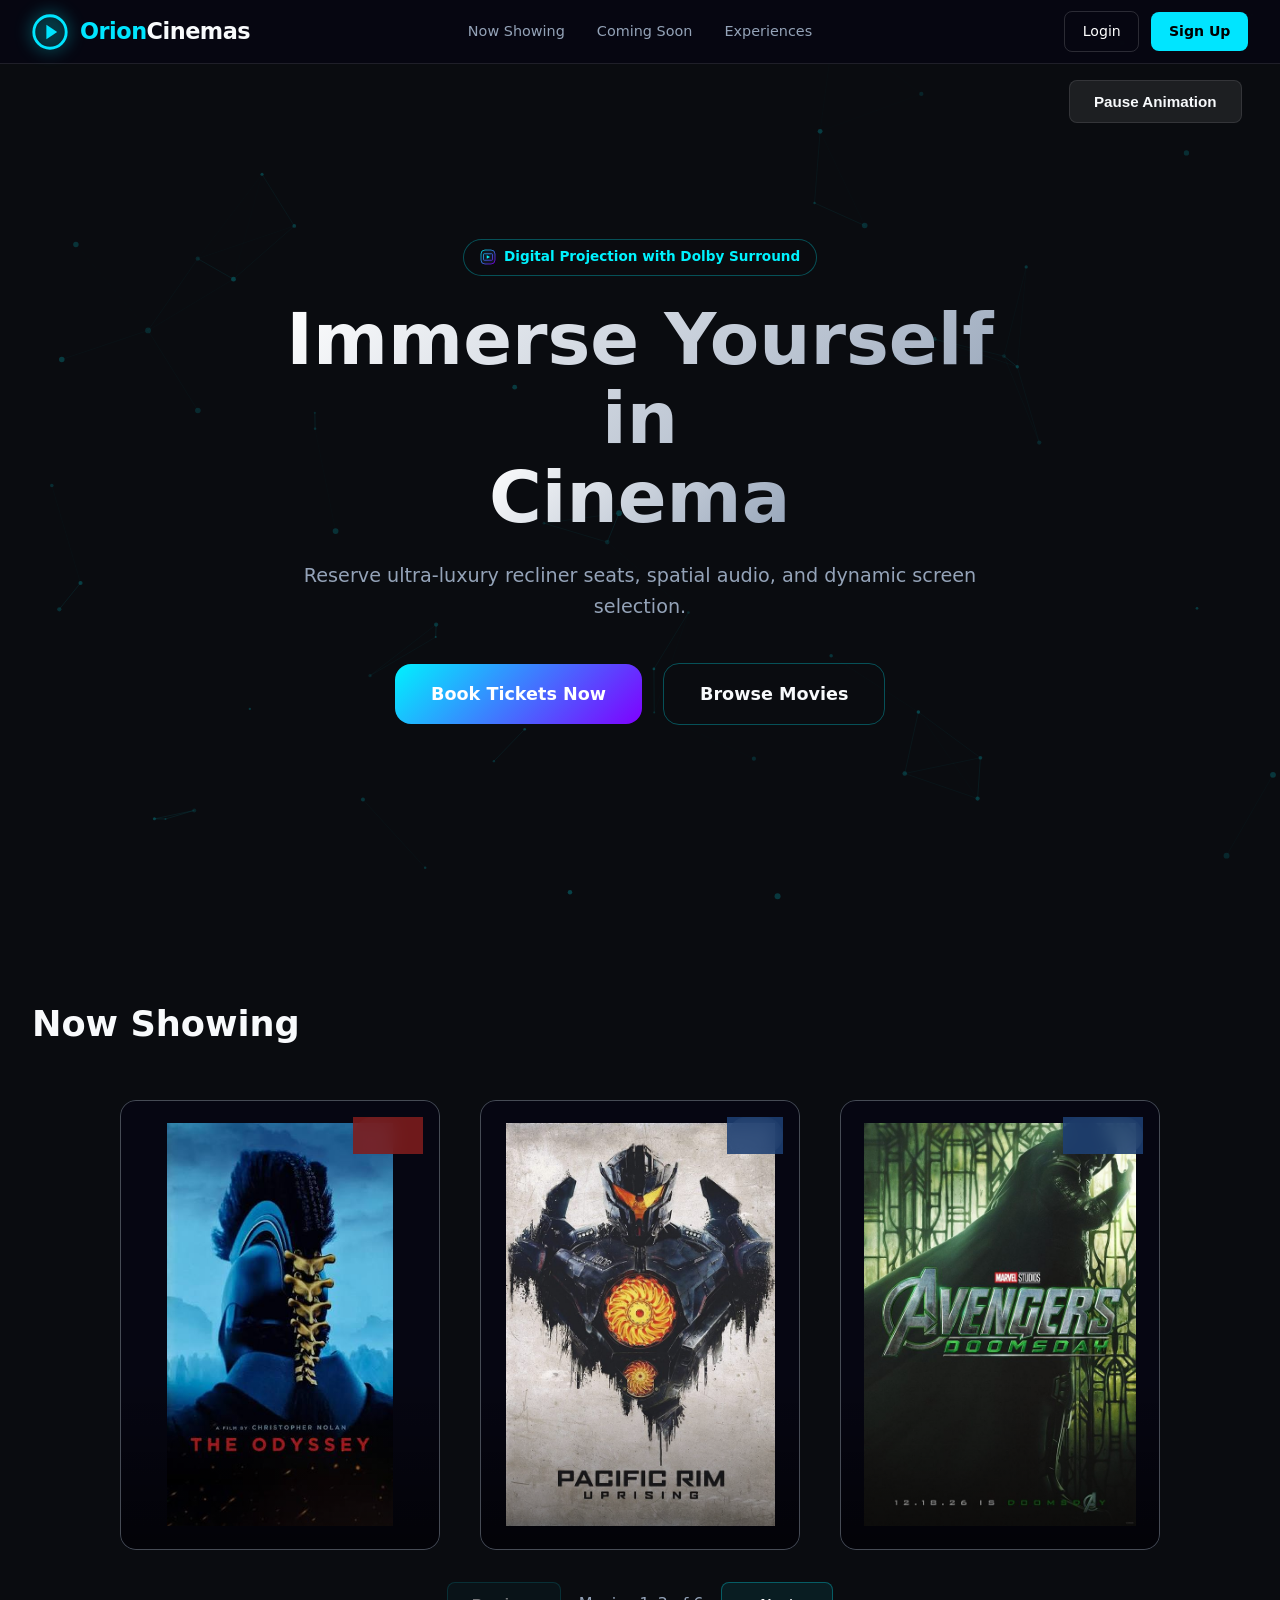
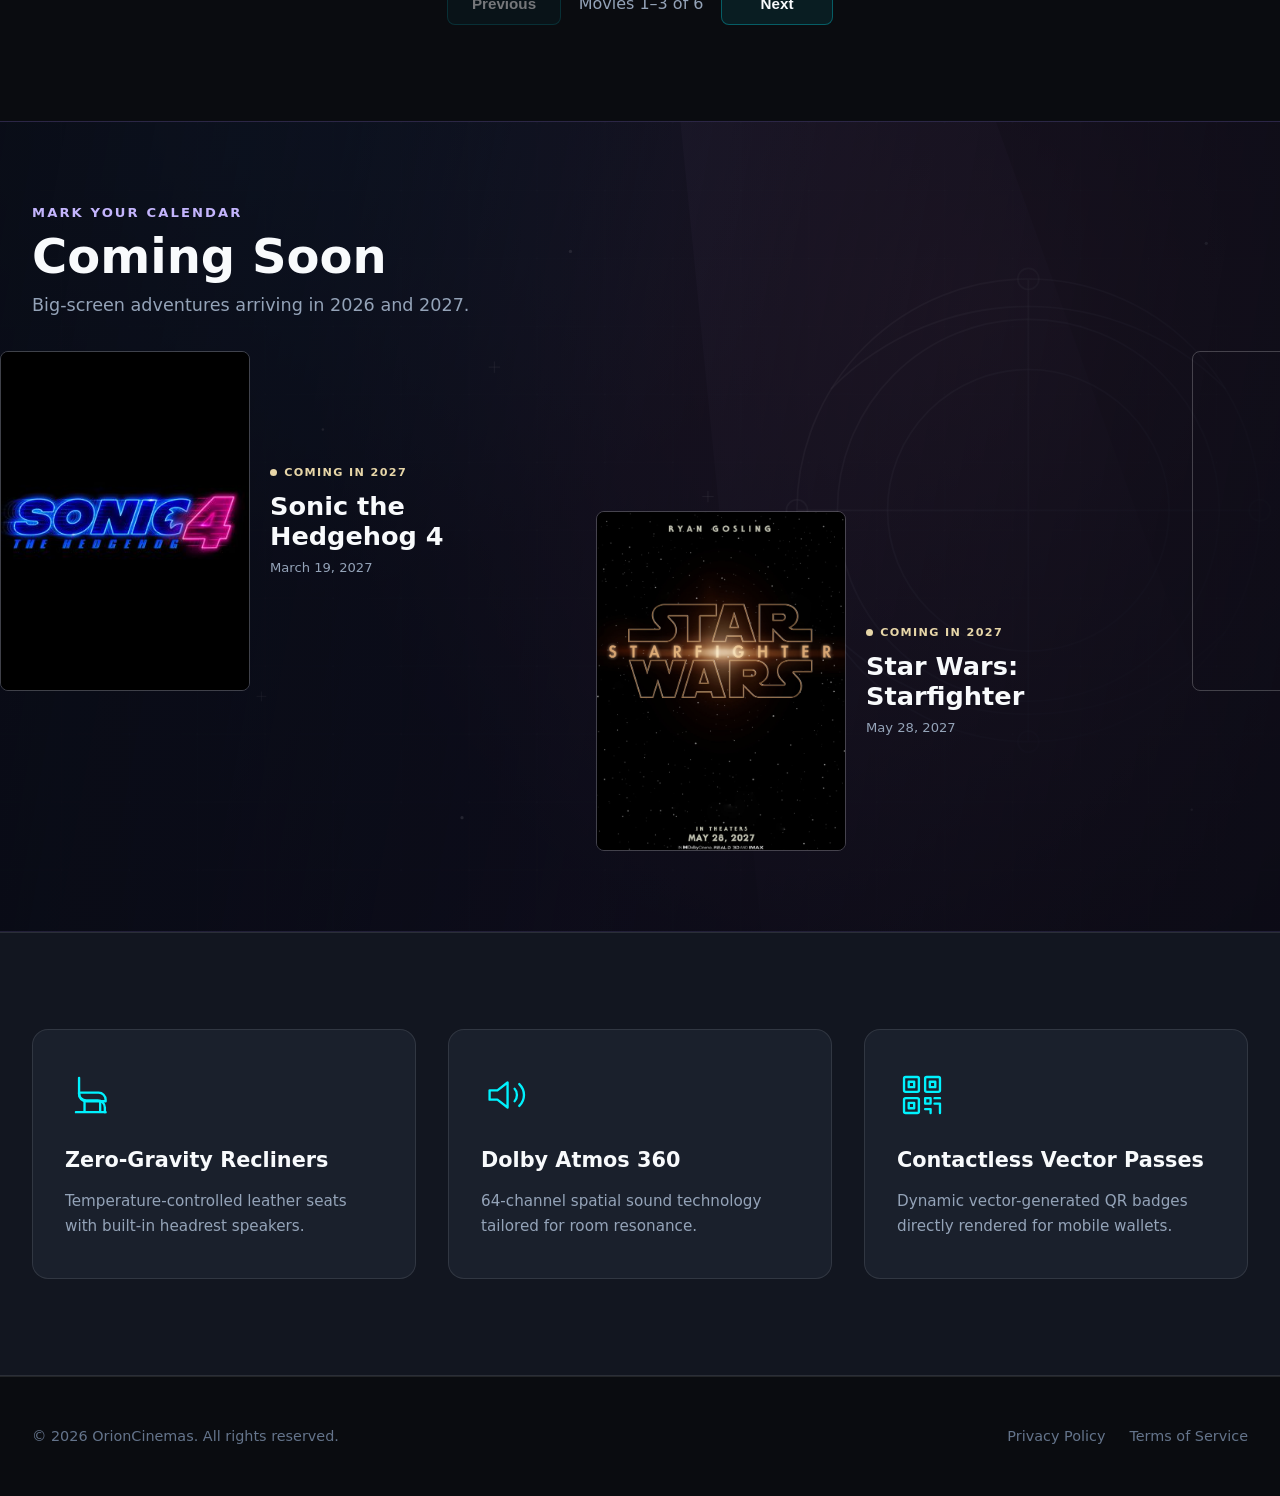
<file: index.html>
<!DOCTYPE html>
<html lang="en">

<head>
    <meta charset="UTF-8">
    <meta name="viewport" content="width=device-width, initial-scale=1.0">
    <title>OrionCinemas | Next-Gen Cinema Experience</title>
    <script>
        const navigationEntry = performance.getEntriesByType('navigation')[0];
        if (navigationEntry?.type === 'reload') {
            if ('scrollRestoration' in history) history.scrollRestoration = 'manual';
            window.addEventListener('pageshow', () => window.scrollTo(0, 0), { once: true });
        }
    </script>

    <link rel="stylesheet" href="assets/css/main.css">
    <link rel="stylesheet" href="assets/css/animations.css">
    <link rel="stylesheet" href="assets/css/components.css">
    <link rel="stylesheet" href="assets/css/page-transition.css">
</head>

<body class="page-landing">

    <div class="page-transition" id="page-transition" role="status" aria-live="polite" aria-hidden="true">
        <div class="page-transition-brand">
            <img src="assets/images/vectors/orion-logo.svg" alt="" width="68" height="68">
            <span><span class="page-transition-highlight">Orion</span>Cinemas</span>
            <span class="page-transition-message">Opening your cinema experience</span>
        </div>
    </div>

    <header class="navbar">
        <div class="nav-container">
            <a href="index.html" class="brand-logo">
                <img src="assets/images/vectors/orion-logo.svg" alt="" class="svg-badge logo-pulse logo-glow" width="36"
                    height="36">
                <span class="brand-name"><span class="brand-highlight">Orion</span>Cinemas</span>
            </a>

            <nav class="nav-links" aria-label="Main navigation">
                <a href="#movies">Now Showing</a>
                <a href="#upcoming">Coming Soon</a>
                <a href="#experiences">Experiences</a>
            </nav>

            <div class="nav-actions">
                <a href="login.html" class="btn-ghost">Login</a>
                <a href="register.html" class="btn-vip">Sign Up</a>
            </div>
        </div>
    </header>

    <main>
        <section class="hero-section">
            <div class="hero-overlay"></div>
            <button type="button" class="btn btn-secondary animation-toggle" id="animation-toggle" aria-pressed="false">
                Stop Animation
            </button>
            <div class="hero-content">
                <div class="badge-wrapper scroll-reveal">
                    <span class="badge">
                        <img src="assets/images/vectors/cinema-badge.svg" alt="OrionCinemas badge" class="badge-icon">
                        Digital Projection with Dolby Surround
                    </span>
                </div>
                <h1 class="hero-title"><span class="hero-title-intro scroll-reveal">Immerse Yourself in</span> <span class="hero-title-cinema scroll-reveal">Cinema</span></h1>
                <p class="hero-subtitle scroll-reveal">Reserve ultra-luxury recliner seats, spatial audio, and dynamic
                    screen selection.</p>

                <div class="hero-cta-group">
                    <span class="hero-cta-reveal scroll-reveal"><a href="login.html?next=dashboard.html" class="btn btn-hero btn-pulse">Book Tickets Now</a></span>
                    <span class="hero-cta-reveal scroll-reveal"><a href="#movies" class="btn btn-outline">Browse Movies</a></span>
                </div>
            </div>

            <canvas id="hero-canvas" class="hero-canvas-bg"></canvas>
        </section>


        <section id="movies" class="movies-showcase">
            <div class="section-header scroll-reveal">
                <h2>Now Showing</h2>
            </div>

            <div class="movie-grid" id="movie-grid">
                <article class="movie-card card-3d scroll-reveal" data-movie-page="1" data-poster="assets/images/graphics/oddysey.jpg" data-hover-image="assets/images/graphics/agamemnon.jpg" tabindex="0">
                    <div class="card-inner">
                        <div class="card-front">
                            <div class="poster-art poster-art-horizon" role="img" aria-label="The Odyssey movie poster">
                            </div>
                            <div class="movie-card-tags">
                                <span class="badge badge-tag badge-tag-restricted">R-13</span>
                            </div>
                        </div>
                        <div class="card-back card-back-odyssey">
                            <h3>The Odyssey</h3>
                            <p class="genre">Now showing</p>
                            <p class="synopsis">Select this movie to see available screening dates and showtimes.</p>
                            <a href="login.html?next=booking.html%3Fmovie%3D1" class="btn btn-card-action">Select
                                Seats</a>
                        </div>
                    </div>
                </article>

                <article class="movie-card card-3d scroll-reveal" data-movie-page="1" data-poster="assets/images/graphics/pacificrim.jpg" data-hover-image="assets/images/graphics/kaiju.png" tabindex="0">
                    <div class="card-inner">
                        <div class="card-front">
                            <div class="poster-art poster-art-starlight" role="img"
                                aria-label="Pacific Rim movie poster">
                            </div>
                            <div class="movie-card-tags">
                                <span class="badge badge-tag badge-tag-blue">PG</span>
                            </div>
                        </div>
                        <div class="card-back card-back-pacific">
                            <h3>Pacific Rim</h3>
                            <p class="genre">Now showing</p>
                            <p class="synopsis">Select this movie to see available screening dates and showtimes.</p>
                            <a href="login.html?next=booking.html%3Fmovie%3D2" class="btn btn-card-action">Select
                                Seats</a>
                        </div>
                    </div>
                </article>

                <article class="movie-card card-3d scroll-reveal" data-movie-page="1" data-poster="assets/images/graphics/avengers.jpg" data-hover-image="assets/images/graphics/drdoom.jpg" tabindex="0">
                    <div class="card-inner">
                        <div class="card-front">
                            <div class="poster-art poster-art-velocity" role="img"
                                aria-label="Avengers: Doomsday movie poster">
                            </div>
                            <div class="movie-card-tags">
                                <span class="badge badge-tag badge-tag-blue">PG-13</span>
                            </div>
                        </div>
                        <div class="card-back card-back-avengers">
                            <h3>Avengers: Doomsday</h3>
                            <p class="genre">Now showing</p>
                            <p class="synopsis">Select this movie to see available screening dates and showtimes.</p>
                            <a href="login.html?next=booking.html%3Fmovie%3D3" class="btn btn-card-action">Select
                                Seats</a>
                        </div>
                    </div>
                </article>
                <article class="movie-card card-3d" data-movie-page="2" data-poster="assets/images/graphics/toystory.jpg" data-hover-image="assets/images/graphics/toy.png" tabindex="0" hidden>
                    <div class="card-inner">
                        <div class="card-front">
                            <div class="poster-art poster-art-signal" role="img" aria-label="Toy Story 5 movie poster">
                            </div>
                            <div class="movie-card-tags">
                                <span class="badge badge-tag badge-tag-blue">G</span>
                            </div>
                        </div>
                        <div class="card-back card-back-toy">
                            <h3>Toy Story 5</h3>
                            <p class="genre">Now showing</p>
                            <p class="synopsis">Select this movie to see available screening dates and showtimes.</p>
                            <a href="login.html?next=booking.html%3Fmovie%3D4" class="btn btn-card-action">Select
                                Seats</a>
                        </div>
                    </div>
                </article>
                <article class="movie-card card-3d" data-movie-page="2" data-poster="assets/images/graphics/residentevil.jpg" data-hover-image="assets/images/graphics/resident.jpg" tabindex="0" hidden>
                    <div class="card-inner">
                        <div class="card-front">
                            <div class="poster-art poster-art-midnight" role="img"
                                aria-label="New Resident Evil movie poster">
                            </div>
                            <div class="movie-card-tags">
                                <span class="badge badge-tag badge-tag-restricted">R-16</span>
                            </div>
                        </div>
                        <div class="card-back card-back-resident">
                            <h3>New Resident Evil</h3>
                            <p class="genre">Now showing</p>
                            <p class="synopsis">Select this movie to see available screening dates and showtimes.</p>
                            <a href="login.html?next=booking.html%3Fmovie%3D5" class="btn btn-card-action">Select
                                Seats</a>
                        </div>
                    </div>
                </article>
                <article class="movie-card card-3d" data-movie-page="2" data-poster="assets/images/graphics/projecthailmary.jpg" data-hover-image="assets/images/graphics/rocky.jpg" tabindex="0" hidden>
                    <div class="card-inner">
                        <div class="card-front">
                            <div class="poster-art poster-art-hailmary" role="img"
                                aria-label="Project Hail Mary movie poster">
                            </div>
                            <div class="movie-card-tags">
                                <span class="badge badge-tag badge-tag-blue">PG-13</span>
                            </div>
                        </div>
                        <div class="card-back card-back-hailmary">
                            <h3>Project Hail Mary</h3>
                            <p class="genre">Now showing</p>
                            <p class="synopsis">Select this movie to see available screening dates and showtimes.</p>
                            <a href="login.html?next=booking.html%3Fmovie%3D6" class="btn btn-card-action">Select
                                Seats</a>
                        </div>
                    </div>
                </article>
            </div>
            <nav class="movie-pagination scroll-reveal" aria-label="Movie pages">
                <button class="btn btn-movie-page" id="previous-movies" type="button" aria-controls="movie-grid"
                    disabled>Previous</button>
                <span class="movie-page-status" id="movie-page-status" aria-live="polite">Movies 1–3 of 6</span>
                <button class="btn btn-movie-page" id="next-movies" type="button"
                    aria-controls="movie-grid">Next</button>
            </nav>
        </section>

        <section id="upcoming" class="upcoming-showcase" aria-labelledby="upcoming-title">
            <div class="upcoming-heading scroll-reveal">
                <p class="upcoming-eyebrow">Mark your calendar</p>
                <h2 id="upcoming-title">Coming Soon</h2>
                <p>Big-screen adventures arriving in 2026 and 2027.</p>
            </div>

            <div class="upcoming-marquee" role="region" aria-label="Upcoming movie posters" tabindex="0">
                <div class="upcoming-track">
                    <div class="upcoming-grid">
                        <article class="upcoming-card">
                            <img class="upcoming-poster" loading="lazy" decoding="async"
                                src="assets/images/graphics/sonic4.jpg" alt="Sonic the Hedgehog 4 poster">
                            <div class="upcoming-card-info">
                                <span class="upcoming-status">Coming in 2027</span>
                                <h3>Sonic the Hedgehog 4</h3>
                                <p><time datetime="2027-03-19">March 19, 2027</time></p>
                            </div>
                        </article>
                        <article class="upcoming-card">
                            <img class="upcoming-poster" loading="lazy" decoding="async"
                                src="assets/images/graphics/starwars.jpg" alt="Star Wars: Starfighter poster">
                            <div class="upcoming-card-info">
                                <span class="upcoming-status">Coming in 2027</span>
                                <h3>Star Wars: Starfighter</h3>
                                <p><time datetime="2027-05-28">May 28, 2027</time></p>
                            </div>
                        </article>
                        <article class="upcoming-card">
                            <img class="upcoming-poster" loading="lazy" decoding="async"
                                src="assets/images/graphics/spiderman.jpg"
                                alt="Spider-Man: Beyond the Spider-Verse poster">
                            <div class="upcoming-card-info">
                                <span class="upcoming-status">Coming in 2027</span>
                                <h3>Spider-Man: Beyond the Spider-Verse</h3>
                                <p><time datetime="2027-06-18">June 18, 2027</time></p>
                            </div>
                        </article>
                        <article class="upcoming-card">
                            <img class="upcoming-poster" loading="lazy" decoding="async"
                                src="assets/images/graphics/minions.jpg" alt="Minions and Monsters poster">
                            <div class="upcoming-card-info">
                                <span class="upcoming-status">Released in 2026</span>
                                <h3>Minions &amp; Monsters</h3>
                                <p><time datetime="2026-07-01">July 1, 2026</time></p>
                            </div>
                        </article>
                        <article class="upcoming-card">
                            <img class="upcoming-poster" loading="lazy" decoding="async"
                                src="assets/images/graphics/A minecraft Movie Squared.jpg"
                                alt="A Minecraft Movie Squared poster">
                            <div class="upcoming-card-info">
                                <span class="upcoming-status">Coming in 2027</span>
                                <h3>A Minecraft Movie Squared</h3>
                                <p><time datetime="2027-07-23">July 23, 2027</time></p>
                            </div>
                        </article>
                        <article class="upcoming-card">
                            <img class="upcoming-poster" loading="lazy" decoding="async"
                                src="assets/images/graphics/boiling point.jpg" alt="Ice Age: Boiling Point poster">
                            <div class="upcoming-card-info">
                                <span class="upcoming-status">Coming in 2027</span>
                                <h3>Ice Age: Boiling Point</h3>
                                <p><time datetime="2027-02-05">February 5, 2027</time></p>
                            </div>
                        </article>
                        <article class="upcoming-card">
                            <img class="upcoming-poster" loading="lazy" decoding="async"
                                src="assets/images/graphics/A quiet place part III.jpg"
                                alt="A Quiet Place Part III poster">
                            <div class="upcoming-card-info">
                                <span class="upcoming-status">Coming in 2027</span>
                                <h3>A Quiet Place Part III</h3>
                                <p><time datetime="2027-07-09">July 9, 2027</time></p>
                            </div>
                        </article>
                        <article class="upcoming-card">
                            <img class="upcoming-poster" loading="lazy" decoding="async"
                                src="assets/images/graphics/secret wars.jpg"
                                alt="Avengers: Secret Wars poster">
                            <div class="upcoming-card-info">
                                <span class="upcoming-status">Coming in 2027</span>
                                <h3>Avengers: Secret Wars</h3>
                                <p><time datetime="2027-12-17">December 17, 2027</time></p>
                            </div>
                        </article>
                    </div>
                    <div class="upcoming-grid" aria-hidden="true">
                        <article class="upcoming-card">
                            <img class="upcoming-poster" loading="lazy" decoding="async" src="assets/images/graphics/sonic4.jpg" alt="">
                            <div class="upcoming-card-info">
                                <span class="upcoming-status">Coming in 2027</span>
                                <h3>Sonic the Hedgehog 4</h3>
                                <p><time datetime="2027-03-19">March 19, 2027</time></p>
                            </div>
                        </article>
                        <article class="upcoming-card">
                            <img class="upcoming-poster" loading="lazy" decoding="async" src="assets/images/graphics/starwars.jpg" alt="">
                            <div class="upcoming-card-info">
                                <span class="upcoming-status">Coming in 2027</span>
                                <h3>Star Wars: Starfighter</h3>
                                <p><time datetime="2027-05-28">May 28, 2027</time></p>
                            </div>
                        </article>
                        <article class="upcoming-card">
                            <img class="upcoming-poster" loading="lazy" decoding="async" src="assets/images/graphics/spiderman.jpg" alt="">
                            <div class="upcoming-card-info">
                                <span class="upcoming-status">Coming in 2027</span>
                                <h3>Spider-Man: Beyond the Spider-Verse</h3>
                                <p><time datetime="2027-06-18">June 18, 2027</time></p>
                            </div>
                        </article>
                        <article class="upcoming-card">
                            <img class="upcoming-poster" loading="lazy" decoding="async" src="assets/images/graphics/minions.jpg" alt="">
                            <div class="upcoming-card-info">
                                <span class="upcoming-status">Released in 2026</span>
                                <h3>Minions &amp; Monsters</h3>
                                <p><time datetime="2026-07-01">July 1, 2026</time></p>
                            </div>
                        </article>
                        <article class="upcoming-card">
                            <img class="upcoming-poster" loading="lazy" decoding="async"
                                src="assets/images/graphics/A minecraft Movie Squared.jpg" alt="">
                            <div class="upcoming-card-info">
                                <span class="upcoming-status">Coming in 2027</span>
                                <h3>A Minecraft Movie Squared</h3>
                                <p><time datetime="2027-07-23">July 23, 2027</time></p>
                            </div>
                        </article>
                        <article class="upcoming-card">
                            <img class="upcoming-poster" loading="lazy" decoding="async" src="assets/images/graphics/boiling point.jpg" alt="">
                            <div class="upcoming-card-info">
                                <span class="upcoming-status">Coming in 2027</span>
                                <h3>Ice Age: Boiling Point</h3>
                                <p><time datetime="2027-02-05">February 5, 2027</time></p>
                            </div>
                        </article>
                        <article class="upcoming-card">
                            <img class="upcoming-poster" loading="lazy" decoding="async" src="assets/images/graphics/A quiet place part III.jpg"
                                alt="">
                            <div class="upcoming-card-info">
                                <span class="upcoming-status">Coming in 2027</span>
                                <h3>A Quiet Place Part III</h3>
                                <p><time datetime="2027-07-09">July 9, 2027</time></p>
                            </div>
                        </article>
                        <article class="upcoming-card">
                            <img class="upcoming-poster" loading="lazy" decoding="async"                             src="assets/images/graphics/secret wars.jpg" alt="">
                            <div class="upcoming-card-info">
                                <span class="upcoming-status">Coming in 2027</span>
                                                            <h3>Avengers: Secret Wars</h3>
                                                            <p><time datetime="2027-12-17">December 17, 2027</time></p>
                            </div>
                        </article>
                    </div>
                </div>
            </div>
        </section>

        <section id="experiences" class="features-section">
            <div class="container">
                <div class="feature-card card-transform scroll-reveal">
                    <div class="feature-icon">
                        <img src="assets/images/vectors/seat-icon.svg" alt="" class="svg-badge">
                    </div>
                    <h3>Zero-Gravity Recliners</h3>
                    <p>Temperature-controlled leather seats with built-in headrest speakers.</p>
                </div>

                <div class="feature-card card-transform scroll-reveal">
                    <div class="feature-icon">
                        <img src="assets/images/vectors/audio-icon.svg" alt="" class="svg-badge">
                    </div>
                    <h3>Dolby Atmos 360</h3>
                    <p>64-channel spatial sound technology tailored for room resonance.</p>
                </div>

                <div class="feature-card card-transform scroll-reveal">
                    <div class="feature-icon">
                        <img src="assets/images/vectors/qr-icon.svg" alt="" class="svg-badge">
                    </div>
                    <h3>Contactless Vector Passes</h3>
                    <p>Dynamic vector-generated QR badges directly rendered for mobile wallets.</p>
                </div>
            </div>
        </section>
    </main>

    <footer class="footer">
        <div class="footer-container">
            <p>&copy; 2026 OrionCinemas. All rights reserved.</p>
            <div class="footer-links">
                <a href="#">Privacy Policy</a>
                <a href="#">Terms of Service</a>
            </div>
        </div>
    </footer>

    <script src="assets/js/app.js"></script>
    <script src="assets/js/animation.js"></script>
    <script src="assets/js/movie-transition.js"></script>
    <script src="assets/js/page-transition.js"></script>
</body>

</html>
</file>
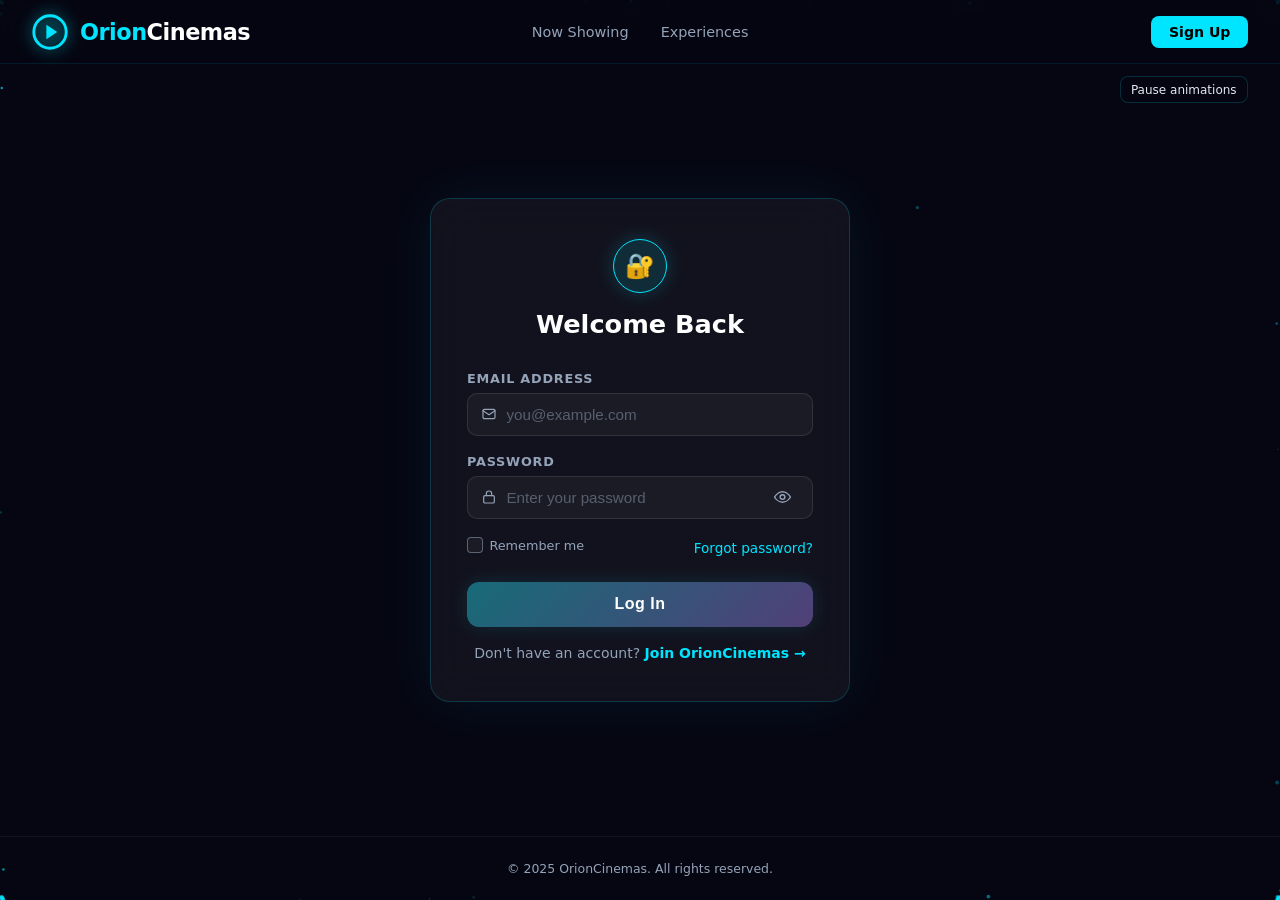
<file: booking.html>
<!DOCTYPE html>
<html lang="en">

<head>
    <meta charset="UTF-8">
    <meta name="viewport" content="width=device-width, initial-scale=1.0">
    <meta name="theme-color" content="#0a0c10">
    <title>Book Tickets | OrionCinemas</title>
    <link rel="stylesheet" href="assets/css/main.css">
    <link rel="stylesheet" href="assets/css/animations.css">
    <link rel="stylesheet" href="assets/css/components.css">
    <link rel="stylesheet" href="assets/css/booking.css">
</head>

<body class="page-landing page-dashboard">
    <header class="navbar">
        <div class="nav-container">
            <a href="index.html" class="brand-logo">
                <img src="assets/images/vectors/orion-logo.svg" alt="" width="36" height="36" class="logo-pulse logo-glow">
                <span class="brand-name"><span class="brand-highlight">Orion</span>Cinemas</span>
            </a>
            <div class="nav-actions">
                <a href="dashboard.html" class="btn btn-secondary">My dashboard</a>
            </div>
        </div>
    </header>

    <main class="dashboard-main">
        <div class="dashboard-heading">
            <div>
                <p class="dashboard-eyebrow">ORIONCINEMAS TICKETS</p>
                <h1>Plan your screening</h1>
                <p class="dashboard-intro">Choose your film, screening, and seats.</p>
            </div>
        </div>

        <nav class="booking-progress" aria-label="Booking progress">
            <ol>
                <li class="booking-progress-step" data-booking-step="1" aria-current="step">
                    <span class="progress-number">01</span>
                    <span>Film</span>
                </li>
                <li class="booking-progress-step" data-booking-step="2">
                    <span class="progress-number">02</span>
                    <span>Date</span>
                </li>
                <li class="booking-progress-step" data-booking-step="3">
                    <span class="progress-number">03</span>
                    <span>Showtime</span>
                </li>
                <li class="booking-progress-step" data-booking-step="4">
                    <span class="progress-number">04</span>
                    <span>Seats</span>
                </li>
            </ol>
            <p class="booking-progress-status" id="booking-progress-status" aria-live="polite">Step 1 of 4: Choose a
                film</p>
        </nav>

        <div class="booking-layout">
            <div class="booking-options">
                <section class="booking-section" id="film-section" aria-labelledby="film-heading">
                    <div class="section-title-row">
                        <span class="step-number" aria-hidden="true">01</span>
                        <h2 id="film-heading">Choose a film</h2>
                    </div>
                    <div class="film-grid" id="film-options" role="group" aria-label="Now showing">
                        <button type="button" class="film-card" data-movie-id="1" data-movie-name="The Odyssey"
                            data-cinema="Cinema 1" data-movie-price="270" aria-pressed="false">
                            <span class="film-card-poster-clip" aria-hidden="true"><span
                                    class="film-card-poster poster-art poster-art-horizon"></span></span>
                            <span class="badge badge-tag film-card-rating film-card-rating-restricted">R-13</span>
                            <span class="film-card-info">
                                <strong>The Odyssey</strong>
                                <span class="film-room">Cinema 1</span>
                                <span class="film-card-price-tag">₱270 / ticket</span>
                            </span>
                        </button>
                        <button type="button" class="film-card" data-movie-id="2" data-movie-name="Pacific Rim"
                            data-cinema="Cinema 2" data-movie-price="260" aria-pressed="false">
                            <span class="film-card-poster-clip" aria-hidden="true"><span
                                    class="film-card-poster poster-art poster-art-starlight"></span></span>
                            <span class="badge badge-tag film-card-rating film-card-rating-blue">PG</span>
                            <span class="film-card-info">
                                <strong>Pacific Rim</strong>
                                <span class="film-room">Cinema 2</span>
                                <span class="film-card-price-tag">₱260 / ticket</span>
                            </span>
                        </button>
                        <button type="button" class="film-card" data-movie-id="3" data-movie-name="Avengers: Doomsday"
                            data-cinema="Cinema 3" data-movie-price="280" aria-pressed="false">
                            <span class="film-card-poster-clip" aria-hidden="true"><span
                                    class="film-card-poster poster-art poster-art-velocity"></span></span>
                            <span class="badge badge-tag film-card-rating film-card-rating-restricted">R-13</span>
                            <span class="film-card-info">
                                <strong>Avengers: Doomsday</strong>
                                <span class="film-room">Cinema 3</span>
                                <span class="film-card-price-tag">₱280 / ticket</span>
                            </span>
                        </button>
                        <button type="button" class="film-card" data-movie-id="4" data-movie-name="Toy Story 5"
                            data-cinema="Cinema 4" data-movie-price="280" aria-pressed="false">
                            <span class="film-card-poster-clip" aria-hidden="true"><span
                                    class="film-card-poster poster-art poster-art-signal"></span></span>
                            <span class="badge badge-tag film-card-rating film-card-rating-blue">G</span>
                            <span class="film-card-info">
                                <strong>Toy Story 5</strong>
                                <span class="film-room">Cinema 4</span>
                                <span class="film-card-price-tag">₱280 / ticket</span>
                            </span>
                        </button>
                        <button type="button" class="film-card" data-movie-id="5" data-movie-name="New Resident Evil"
                            data-cinema="Cinema 1" data-movie-price="260" aria-pressed="false">
                            <span class="film-card-poster-clip" aria-hidden="true"><span
                                    class="film-card-poster poster-art poster-art-midnight"></span></span>
                            <span class="badge badge-tag film-card-rating film-card-rating-restricted">R-16</span>
                            <span class="film-card-info">
                                <strong>Resident Evil</strong>
                                <span class="film-room">Cinema 1</span>
                                <span class="film-card-price-tag">₱260 / ticket</span>
                            </span>
                        </button>
                        <button type="button" class="film-card" data-movie-id="6" data-movie-name="Project Hail Mary"
                            data-cinema="Cinema 2" data-movie-price="260" aria-pressed="false">
                            <span class="film-card-poster-clip" aria-hidden="true"><span
                                    class="film-card-poster poster-art poster-art-hailmary"></span></span>
                            <span class="badge badge-tag film-card-rating film-card-rating-blue">PG-13</span>
                            <span class="film-card-info">
                                <strong>Project Hail Mary</strong>
                                <span class="film-room">Cinema 2</span>
                                <span class="film-card-price-tag">₱260 / ticket</span>
                            </span>
                        </button>
                    </div>
                </section>

                <section class="booking-section" id="date-section" aria-labelledby="date-heading" hidden>
                    <button type="button" class="booking-back" id="change-film">
                        <span class="booking-back-arrow" aria-hidden="true">←</span>
                        <span class="booking-back-badge">
                            <span class="booking-back-fill" aria-hidden="true"></span>
                            <span class="booking-back-text">Choose a different film</span>
                        </span>
                    </button>
                    <div class="section-title-row">
                        <span class="step-number" aria-hidden="true">02</span>
                        <h2 id="date-heading">Choose a date</h2>
                    </div>
                    <div class="screening-calendar">
                        <div class="calendar-heading">
                            <button type="button" class="calendar-nav" id="calendar-previous"
                                aria-label="Previous month">‹</button>
                            <h3 id="calendar-month" aria-live="polite"></h3>
                            <button type="button" class="calendar-nav" id="calendar-next"
                                aria-label="Next month">›</button>
                        </div>
                        <div class="calendar-weekdays" aria-hidden="true">
                            <span>Sun</span><span>Mon</span><span>Tue</span><span>Wed</span><span>Thu</span><span>Fri</span><span>Sat</span>
                        </div>
                        <div class="date-options" id="date-options" role="group" aria-label="Screening date"></div>
                    </div>
                </section>

                <section class="booking-section" id="time-section" aria-labelledby="time-heading" hidden>
                    <div class="section-title-row">
                        <span class="step-number" aria-hidden="true">03</span>
                        <h2 id="time-heading">Choose a showtime</h2>
                    </div>
                    <div class="time-options" role="group" aria-label="Screening time"></div>
                </section>

                <section class="booking-section seat-section" id="seat-section" aria-labelledby="seat-heading" hidden>
                    <div class="section-title-row">
                        <span class="step-number" aria-hidden="true">04</span>
                        <div>
                            <h2 id="seat-heading">Select your seats</h2>
                            <p class="section-hint">Choose up to 8 seats. The center block has three extra rows, with
                                angled side blocks set farther back.</p>
                        </div>
                    </div>
                    <div class="theater-scroll">
                        <div class="theater-layout">
                            <div class="screen" aria-label="Cinema screen">
                                <img src="assets/images/vectors/theater-screen.svg" alt="" aria-hidden="true">
                                <span>SCREEN · <strong id="screen-cinema">Choose a film</strong></span>
                            </div>
                            <div class="seat-map" id="seat-map" role="group" aria-label="Cinema seating"></div>
                        </div>
                    </div>
                    <div class="seat-legend" aria-label="Seat availability legend">
                        <span><i class="seat-key available" aria-hidden="true"></i>Available</span>
                        <span><i class="seat-key selected" aria-hidden="true"></i>Selected</span>
                        <span><i class="seat-key occupied" aria-hidden="true"></i>Occupied</span>
                    </div>
                </section>
            </div>

            <aside class="booking-summary" id="booking-summary" aria-labelledby="summary-heading" hidden>
                <p class="dashboard-eyebrow">YOUR BOOKING</p>
                <h2 id="summary-heading">Order summary</h2>
                <dl class="summary-details">
                    <div>
                        <dt>Film</dt>
                        <dd id="summary-film">The Odyssey</dd>
                    </div>
                    <div>
                        <dt>Cinema</dt>
                        <dd id="summary-cinema">Cinema 1</dd>
                    </div>
                    <div>
                        <dt>Screening</dt>
                        <dd><span id="summary-date">Today</span><br><span id="summary-time">3:45 PM</span></dd>
                    </div>
                    <div>
                        <dt>Seats</dt>
                        <dd id="summary-seats">None selected</dd>
                    </div>
                </dl>
                <div class="price-breakdown">
                    <p><span>Tickets <span id="ticket-count">0</span> × <span id="ticket-unit-price">₱280.00</span></span><strong
                            id="ticket-total">₱0.00</strong></p>
                    <p class="total-row"><span>Total</span><strong id="booking-total">₱0.00</strong></p>
                </div>
                <button type="button" class="btn btn-primary checkout-button" id="checkout-button" disabled>Confirm
                    booking</button>
                <p class="checkout-note" id="checkout-status" role="status" aria-live="polite">Select at least one seat
                    to continue.</p>
            </aside>
        </div>
    </main>

    <script src="assets/js/validation.js"></script>
    <script src="assets/js/booking.js"></script>
</body>

</html>
</file>
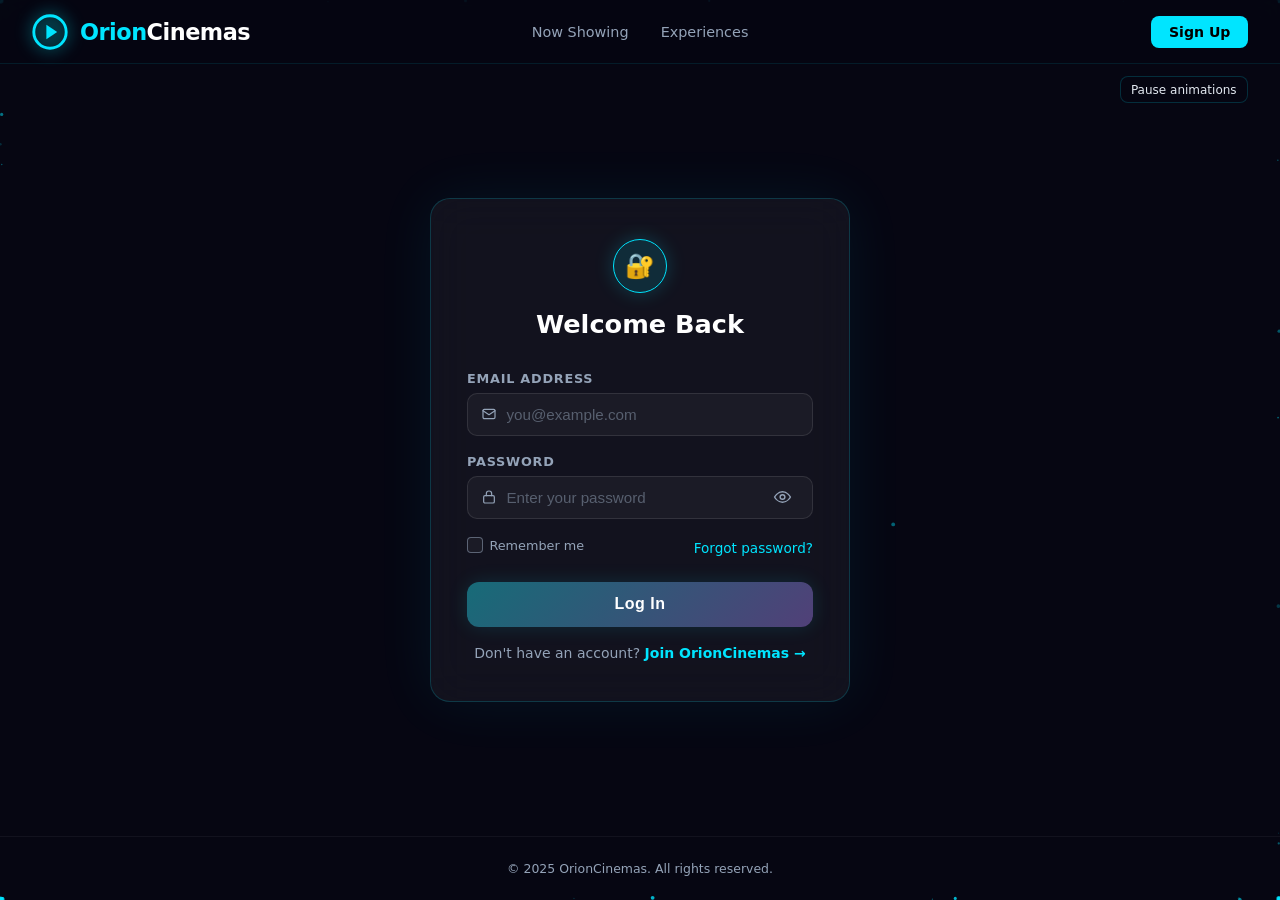
<file: dashboard.html>
<!DOCTYPE html>
<html lang="en">

<head>
    <meta charset="UTF-8">
    <meta name="viewport" content="width=device-width, initial-scale=1.0">
    <meta name="theme-color" content="#0a0c10">
    <title>OrionCinemas | Booking Dashboard</title>
    <link rel="stylesheet" href="assets/css/main.css">
    <link rel="stylesheet" href="assets/css/animations.css">
    <link rel="stylesheet" href="assets/css/components.css">
    <link rel="stylesheet" href="assets/css/dashboard.css">
</head>

<body class="page-landing page-account">
    <a class="skip-link" href="#overview">Skip to dashboard content</a>
    <aside class="account-sidebar">
        <a href="index.html" class="brand-logo">
            <img src="assets/images/vectors/orion-logo.svg" alt="" width="36" height="36" class="logo-pulse logo-glow">
            <span class="brand-name"><span class="brand-highlight">Orion</span>Cinemas</span>
        </a>
        <p class="sidebar-label">YOUR CINEMA</p>
        <nav class="account-nav" aria-label="Dashboard navigation">
            <a href="#overview" aria-current="page">Overview</a>
            <a href="#now-showing">Now showing</a>
            <a href="#bookings">Bookings</a>
            <button type="button" aria-disabled="true">Favorites <span>Coming soon</span></button>
            <button type="button" aria-disabled="true">Rewards <span>Coming soon</span></button>
            <button type="button" aria-disabled="true">Settings <span>Coming soon</span></button>
        </nav>
        <a href="index.html" class="sidebar-logout-link" id="logout-button">Log out</a>
    </aside>

    <div class="dashboard-scroll-progress" aria-hidden="true">
        <div class="dashboard-scroll-track" id="dashboard-scroll-track">
            <span class="dashboard-scroll-fill"></span>
            <span class="dashboard-scroll-marker"></span>
        </div>
    </div>

    <main class="account-main">
        <section class="account-welcome" id="overview" aria-labelledby="welcome-heading">
            <div class="member-mark" aria-hidden="true">CP</div>
            <div class="welcome-copy">
                <p class="account-eyebrow">BOOKING DASHBOARD</p>
                <h1 id="welcome-heading">Your OrionCinemas bookings</h1>
                <p>Keep track of your screenings and booking history.</p>
            </div>
            <a class="btn btn-primary account-book-button" id="account-book-button" href="booking.html">Book tickets</a>
        </section>

        <section class="account-metrics" aria-label="Booking overview">
            <div class="metric-item upcoming-metric">
                <span class="metric-label wave-text"><span class="wave-word">Upcoming</span> <span class="wave-word">screenings</span></span>
                <img class="metric-icon" src="assets/images/vectors/calendar-icon.svg" alt="" aria-hidden="true">
                <strong id="upcoming-count"><span class="wave-word">0</span></strong>
                <span class="metric-hint"><span class="wave-word">Ready</span> <span class="wave-word">for</span> <span class="wave-word">your</span> <span class="wave-word">next</span> <span class="wave-word">movie</span> <span class="wave-word">night</span></span>
            </div>
            <div class="metric-item">
                <span class="metric-label wave-text"><span class="wave-word">Total</span> <span class="wave-word">bookings</span></span>
                <img class="metric-icon" src="assets/images/vectors/booking-history-icon.svg" alt="" aria-hidden="true">
                <strong id="booking-count"><span class="wave-word">0</span></strong>
                <span class="metric-hint"><span class="wave-word">All</span> <span class="wave-word">screenings</span> <span class="wave-word">you’ve</span> <span class="wave-word">booked</span></span>
            </div>
            <div class="metric-item">
                <span class="metric-label wave-text"><span class="wave-word">Latest</span> <span class="wave-word">activity</span></span>
                <img class="metric-icon" src="assets/images/vectors/activity-clock-icon.svg" alt="" aria-hidden="true">
                <strong id="latest-activity"><span class="wave-word">No</span> <span class="wave-word">bookings</span> <span class="wave-word">yet</span></strong>
                <span class="metric-hint"><span class="wave-word">Most</span> <span class="wave-word">recently</span> <span class="wave-word">saved</span> <span class="wave-word">booking</span></span>
            </div>
        </section>

        <section class="dashboard-analytics" id="activity" aria-label="Booking analytics and now showing">
            <article class="dashboard-widget chart-widget">
                <div class="widget-heading">
                    <div>
                        <p class="account-eyebrow">BOOKING ACTIVITY</p>
                        <h2>Screenings over time</h2>
                    </div>
                    <span class="widget-period" id="chart-period">January–December</span>
                </div>
                <p class="widget-note" id="chart-description">Bookings saved each month this year, with the current
                    month highlighted.</p>
                <canvas id="booking-chart" class="booking-chart" role="img" tabindex="0"
                    aria-keyshortcuts="ArrowLeft ArrowRight"
                    aria-label="Bar chart showing monthly booking totals from January through December, with the current month highlighted"
                    aria-describedby="chart-description chart-tooltip">A chart of monthly booking totals from January
                    through December, with the current month highlighted.</canvas>
                <div class="chart-tooltip" id="chart-tooltip" role="tooltip" aria-hidden="true" hidden></div>
            </article>
            <article class="dashboard-widget showing-widget" id="now-showing" aria-labelledby="showing-heading">
                <div class="widget-heading">
                    <div>
                        <p class="account-eyebrow wave-text"><span class="wave-word">ON</span> <span class="wave-word">THE</span> <span class="wave-word">BIG</span> <span class="wave-word">SCREEN</span></p>
                        <h2 id="showing-heading" class="wave-text"><span class="wave-word">Now</span> <span class="wave-word">showing</span></h2>
                    </div>
                    <span class="live-indicator"><span class="live-indicator-dot" aria-hidden="true"></span><span class="wave-text"><span class="wave-word">In</span> <span class="wave-word">cinemas</span></span></span>
                </div>
                <div class="film-carousel" id="film-carousel" role="region" aria-roledescription="carousel"
                    aria-label="Now showing films">
                    <div class="showing-film-stage">
                        <article class="showing-film is-current is-entering" role="group" aria-roledescription="slide"
                            aria-label="1 of 6: The Odyssey">
                            <img class="showing-poster" src="assets/images/graphics/oddysey.jpg" alt="The Odyssey poster">
                            <div class="showing-film-copy">
                                <span class="showing-rating">R-13</span>
                                <h3>The Odyssey</h3>
                                <p>Cinema 1 <span aria-hidden="true">·</span> ₱270 / ticket</p>
                                <a class="btn btn-primary showing-book-button" href="booking.html?movie=1">Book now</a>
                            </div>
                        </article>
                        <article class="showing-film" role="group" aria-roledescription="slide"
                            aria-label="2 of 6: Pacific Rim" aria-hidden="true" inert hidden>
                            <img class="showing-poster" src="assets/images/graphics/pacificrim.jpg" alt="Pacific Rim poster">
                            <div class="showing-film-copy">
                                <span class="showing-rating">PG</span>
                                <h3>Pacific Rim</h3>
                                <p>Cinema 2 <span aria-hidden="true">·</span> ₱260 / ticket</p>
                                <a class="btn btn-primary showing-book-button" href="booking.html?movie=2" tabindex="-1">Book now</a>
                            </div>
                        </article>
                        <article class="showing-film" role="group" aria-roledescription="slide"
                            aria-label="3 of 6: Avengers: Doomsday" aria-hidden="true" inert hidden>
                            <img class="showing-poster" src="assets/images/graphics/avengers.jpg" alt="Avengers: Doomsday poster">
                            <div class="showing-film-copy">
                                <span class="showing-rating">R-13</span>
                                <h3>Avengers: Doomsday</h3>
                                <p>Cinema 3 <span aria-hidden="true">·</span> ₱280 / ticket</p>
                                <a class="btn btn-primary showing-book-button" href="booking.html?movie=3" tabindex="-1">Book now</a>
                            </div>
                        </article>
                        <article class="showing-film" role="group" aria-roledescription="slide"
                            aria-label="4 of 6: Toy Story 5" aria-hidden="true" inert hidden>
                            <img class="showing-poster" src="assets/images/graphics/toystory.jpg" alt="Toy Story 5 poster">
                            <div class="showing-film-copy">
                                <span class="showing-rating">G</span>
                                <h3>Toy Story 5</h3>
                                <p>Cinema 4 <span aria-hidden="true">·</span> ₱280 / ticket</p>
                                <a class="btn btn-primary showing-book-button" href="booking.html?movie=4" tabindex="-1">Book now</a>
                            </div>
                        </article>
                        <article class="showing-film" role="group" aria-roledescription="slide"
                            aria-label="5 of 6: New Resident Evil" aria-hidden="true" inert hidden>
                            <img class="showing-poster" src="assets/images/graphics/residentevil.jpg" alt="New Resident Evil poster">
                            <div class="showing-film-copy">
                                <span class="showing-rating">R-16</span>
                                <h3>New Resident Evil</h3>
                                <p>Cinema 1 <span aria-hidden="true">·</span> ₱260 / ticket</p>
                                <a class="btn btn-primary showing-book-button" href="booking.html?movie=5" tabindex="-1">Book now</a>
                            </div>
                        </article>
                        <article class="showing-film" role="group" aria-roledescription="slide"
                            aria-label="6 of 6: Project Hail Mary" aria-hidden="true" inert hidden>
                            <img class="showing-poster" src="assets/images/graphics/projecthailmary.jpg" alt="Project Hail Mary poster">
                            <div class="showing-film-copy">
                                <span class="showing-rating">PG-13</span>
                                <h3>Project Hail Mary</h3>
                                <p>Cinema 2 <span aria-hidden="true">·</span> ₱260 / ticket</p>
                                <a class="btn btn-primary showing-book-button" href="booking.html?movie=6" tabindex="-1">Book now</a>
                            </div>
                        </article>
                    </div>
                    <div class="film-carousel-controls">
                        <div class="film-carousel-progress">
                            <span class="film-carousel-position" id="film-carousel-position" aria-live="polite"
                                aria-atomic="true">1 / 6</span>
                            <div class="film-carousel-progress-track" role="progressbar"
                                aria-label="Now showing film progress" aria-valuemin="0" aria-valuemax="100"
                                aria-valuenow="0">
                                <span class="film-carousel-progress-fill" id="film-carousel-progress-fill"></span>
                            </div>
                        </div>
                    </div>
                </div>
            </article>
        </section>

        <section class="booking-history" id="bookings" aria-labelledby="history-heading">
            <div class="history-heading-row">
                <div>
                    <p class="account-eyebrow">YOUR SCREENINGS</p>
                    <h2 id="history-heading">Bookings &amp; tracking</h2>
                    <p class="history-description">Sample booking history for demonstration purposes only. Filter
                        screenings and expand a booking to view its reference and demo total.</p>
                </div>
                <div class="history-filters" role="group" aria-label="Filter bookings">
                    <button type="button" class="history-filter" data-filter="upcoming"
                        aria-pressed="true">Upcoming</button>
                    <button type="button" class="history-filter" data-filter="all" aria-pressed="false">All
                        history</button>
                </div>
            </div>
            <p class="booking-feedback" id="booking-feedback" role="status" aria-live="polite"></p>
            <div class="booking-list" id="booking-list" aria-live="polite"></div>
            <nav class="history-pagination" id="history-pagination" aria-label="Booking pages" hidden>
                <button type="button" class="history-page-button" id="history-previous" aria-controls="booking-list">Previous</button>
                <span id="history-page-status" aria-live="polite"></span>
                <button type="button" class="history-page-button" id="history-next" aria-controls="booking-list">Next</button>
            </nav>
        </section>
    </main>

    <script src="assets/js/validation.js"></script>
    <script src="assets/js/booking.js"></script>
    <script src="assets/js/dashboard.js"></script>
</body>

</html>
</file>
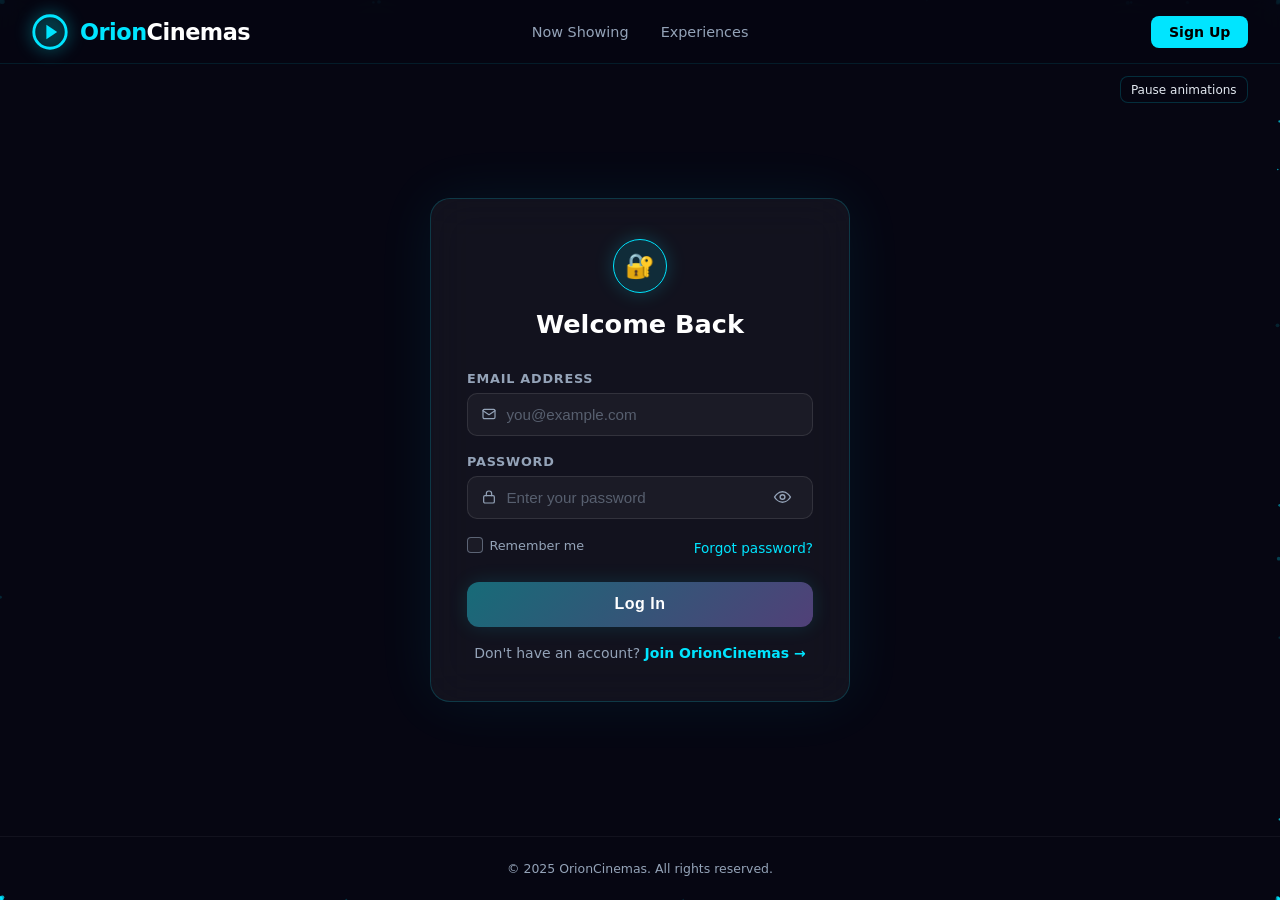
<file: login.html>
<!DOCTYPE html>
<html lang="en">
<head>
<meta charset="UTF-8">
<meta name="viewport" content="width=device-width, initial-scale=1.0">
<title>Sign In — OrionCinemas</title>
<link rel="stylesheet" href="assets/css/login.css">
<link rel="stylesheet" href="assets/css/page-transition.css">
</head>
<body>

<div class="page-transition" id="page-transition" role="status" aria-live="polite" aria-hidden="true">
  <div class="page-transition-brand">
    <img src="assets/images/vectors/orion-logo.svg" alt="" width="68" height="68">
    <span><span class="page-transition-highlight">Orion</span>Cinemas</span>
    <span class="page-transition-message">Opening your cinema experience</span>
  </div>
</div>

<canvas id="particles"></canvas>
<dialog class="login-loading" id="loginLoading" aria-labelledby="loginLoadingTitle" aria-describedby="loginLoadingMessage">
  <div class="login-loading-content" role="status" aria-live="polite">
    <h1 id="loginLoadingTitle">Signing you in</h1>
    <p id="loginLoadingMessage">Preparing your cinema experience…</p>
    <div class="login-loading-progress" role="progressbar" aria-label="Sign-in progress" aria-valuemin="0" aria-valuemax="100" aria-valuenow="0">
      <span class="login-loading-progress-fill"></span>
    </div>
    <span class="login-loading-percentage" id="loginLoadingPercentage">0%</span>
  </div>
</dialog>

<nav>
  <a class="logo" href="index.html">
    <img src="assets/images/vectors/orion-logo.svg" alt="" width="36" height="36" class="logo-pulse logo-glow">
    <span class="logo-text"><span class="brand-highlight">Orion</span>Cinemas</span>
  </a>
  <ul class="nav-links">
    <li><a href="index.html#movies">Now Showing</a></li>
    <li><a href="index.html#experiences">Experiences</a></li>
  </ul>
  <div class="nav-actions">
    <a class="btn-vip" href="register.html">Sign Up</a>
  </div>
</nav>
<button type="button" class="motion-toggle" id="motionToggle" hidden>Pause animations</button>

<main>
  <div class="card">
    <div class="card-header">
      <div class="card-icon">🔐</div>
      <h1 class="card-title">Welcome Back</h1>
    </div>

    <form method="post">

      <div class="field">
        <label for="email">Email Address</label>
        <div class="input-wrap">
          <input type="email" id="email" name="email"
                 placeholder="you@example.com"
                 autocomplete="email" required>
          <span class="icon" aria-hidden="true">
            <img src="assets/images/vectors/email-icon.svg" alt="">
          </span>
        </div>
      </div>

      <div class="field">
        <label for="password">Password</label>
        <div class="input-wrap password-field">
          <input class="password-input" type="password" id="password" name="password"
                 placeholder="Enter your password" autocomplete="current-password" required>
          <span class="icon" aria-hidden="true">
            <img src="assets/images/vectors/lock-icon.svg" alt="">
          </span>
          <button type="button" class="toggle-pw" aria-label="Show password" aria-pressed="false">
            <img class="icon-eye" src="assets/images/vectors/eye-icon.svg" alt="" aria-hidden="true">
            <img class="icon-eye-off" src="assets/images/vectors/eye-off-icon.svg" alt="" aria-hidden="true">
          </button>
        </div>
      </div>

      <div class="remember-row">
        <label>
          <input type="checkbox" name="remember" value="1">
          Remember me
        </label>
        <a class="forgot-link" href="#">Forgot password?</a>
      </div>

      <button type="submit" class="btn-submit" id="submitBtn" disabled>Log In</button>

    </form>

    <p class="sign-up-link">Don't have an account? <a href="register.html">Join OrionCinemas →</a></p>
  </div>
</main>

<footer>© 2025 OrionCinemas. All rights reserved.</footer>

<script src="assets/js/validation.js"></script>
<script src="assets/js/login.js"></script>
<script src="assets/js/page-transition.js"></script>
</body>
</html>
</file>
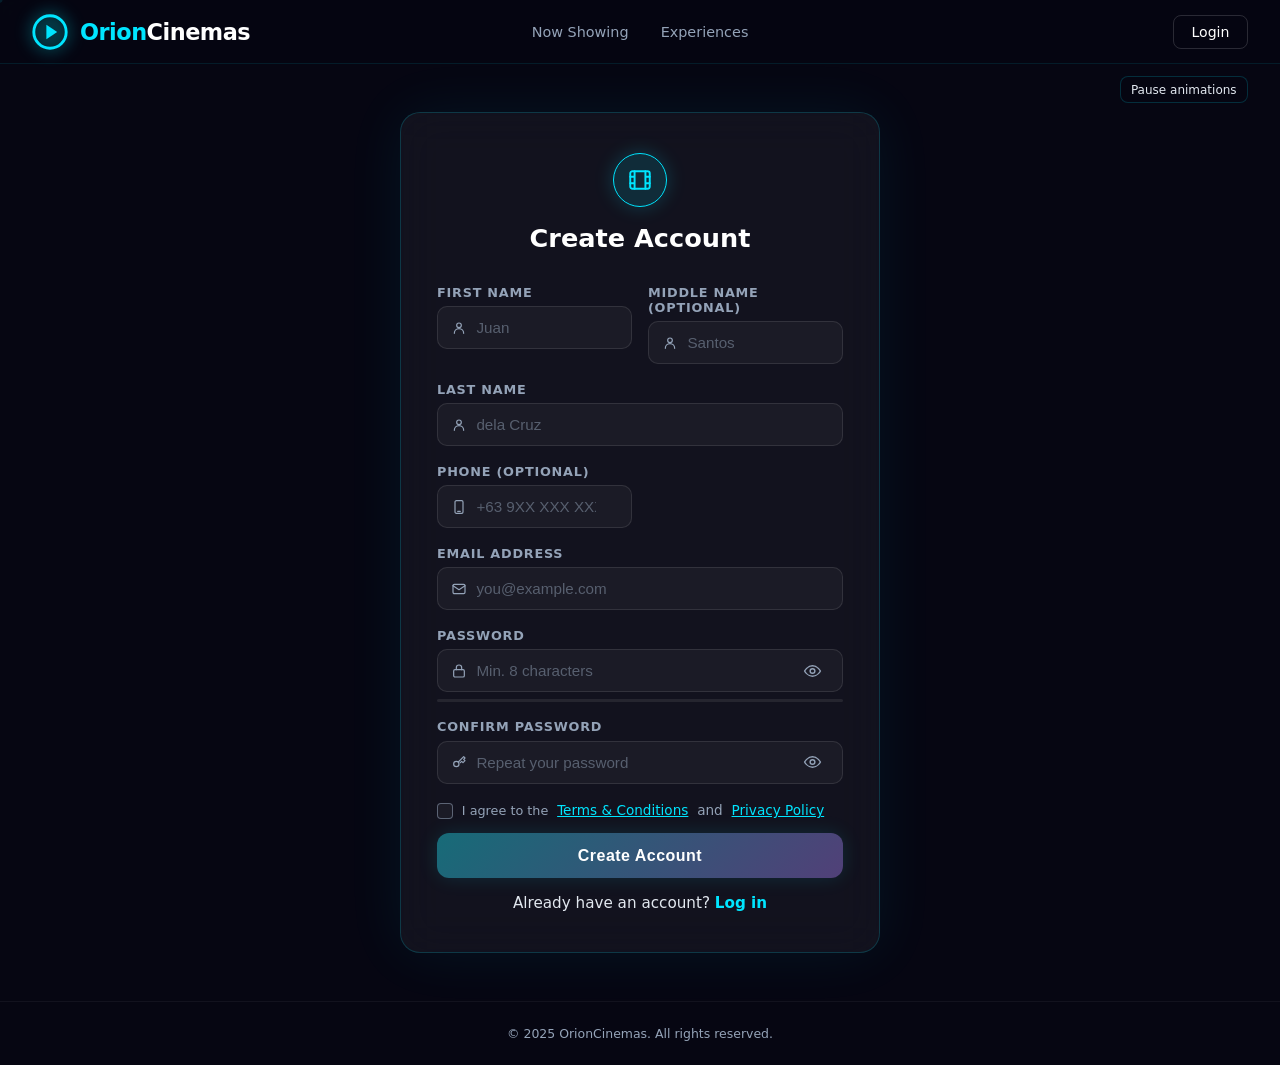
<file: register.html>
<!DOCTYPE html>
<html lang="en">
<head>
<meta charset="UTF-8">
<meta name="viewport" content="width=device-width, initial-scale=1.0">
<title>Create Account — OrionCinemas</title>
<link rel="stylesheet" href="assets/css/register.css">
</head>
<body>

<canvas id="particles"></canvas>

<nav>
  <a class="logo" href="index.html">
    <img src="assets/images/vectors/orion-logo.svg" alt="" width="36" height="36" class="logo-pulse logo-glow">
    <span class="logo-text"><span class="brand-highlight">Orion</span>Cinemas</span>
  </a>
  <ul class="nav-links">
    <li><a href="index.html#movies">Now Showing</a></li>
    <li><a href="index.html#experiences">Experiences</a></li>
  </ul>
  <div class="nav-actions">
    <a class="btn-ghost" href="login.html">Login</a>
  </div>
</nav>
<button type="button" class="motion-toggle" id="motionToggle" hidden>Pause animations</button>

<main>
  <div class="card">
    <div class="card-header">
      <div class="card-icon" aria-hidden="true">
        <img src="assets/images/vectors/film-icon.svg" alt="">
      </div>
      <h1 class="card-title">Create Account</h1>
    </div>

    <form method="post">

      <div class="row name-row">
        <div class="field">
          <label for="first_name">First Name</label>
          <div class="input-wrap">
            <input type="text" id="first_name" name="first_name"
                   placeholder="Juan" autocomplete="given-name" required>
            <span class="icon" aria-hidden="true"><img src="assets/images/vectors/user-icon.svg" alt=""></span>
          </div>
        </div>
        <div class="field">
          <label for="middle_name">Middle Name (optional)</label>
          <div class="input-wrap">
            <input type="text" id="middle_name" name="middle_name"
                   placeholder="Santos" autocomplete="additional-name">
            <span class="icon" aria-hidden="true"><img src="assets/images/vectors/user-icon.svg" alt=""></span>
          </div>
        </div>
        <div class="field">
          <label for="last_name">Last Name</label>
          <div class="input-wrap">
            <input type="text" id="last_name" name="last_name"
                   placeholder="dela Cruz" autocomplete="family-name" required>
            <span class="icon" aria-hidden="true"><img src="assets/images/vectors/user-icon.svg" alt=""></span>
          </div>
        </div>
      </div>

      <div class="row">
        <div class="field">
          <label for="phone">Phone (optional)</label>
          <div class="input-wrap">
            <input type="tel" id="phone" name="phone"
                   placeholder="+63 9XX XXX XXXX" autocomplete="tel">
            <span class="icon" aria-hidden="true"><img src="assets/images/vectors/phone-icon.svg" alt=""></span>
          </div>
        </div>
      </div>

      <div class="field">
        <label for="email">Email Address</label>
        <div class="input-wrap">
          <input type="email" id="email" name="email"
                 placeholder="you@example.com"
                 autocomplete="email" required>
          <span class="icon" aria-hidden="true"><img src="assets/images/vectors/email-icon.svg" alt=""></span>
        </div>
      </div>

      <div class="field">
        <label for="password">Password</label>
        <div class="input-wrap password-field">
          <input class="password-input" type="password" id="password" name="password"
                 placeholder="Min. 8 characters" minlength="8" autocomplete="new-password" aria-describedby="strength-label" required>
          <span class="icon" aria-hidden="true"><img src="assets/images/vectors/lock-icon.svg" alt=""></span>
          <button type="button" class="toggle-pw" data-password-target="password" aria-label="Show password" aria-pressed="false">
            <img class="icon-eye" src="assets/images/vectors/eye-icon.svg" alt="" aria-hidden="true">
            <img class="icon-eye-off" src="assets/images/vectors/eye-off-icon.svg" alt="" aria-hidden="true">
          </button>
        </div>
        <div id="strength-bar" role="meter" aria-label="Password strength" aria-valuemin="0" aria-valuemax="4" aria-valuenow="0">
          <div id="strength-fill"></div>
        </div>
        <div id="strength-label" aria-live="polite"></div>
      </div>

      <div class="field">
        <label for="confirm_password">Confirm Password</label>
        <div class="input-wrap password-field">
          <input class="password-input" type="password" id="confirm_password" name="confirm_password"
                 placeholder="Repeat your password" minlength="8" autocomplete="new-password" required>
          <span class="icon" aria-hidden="true"><img src="assets/images/vectors/key-icon.svg" alt=""></span>
          <button type="button" class="toggle-pw" data-password-target="confirm_password" aria-label="Show password" aria-pressed="false">
            <img class="icon-eye" src="assets/images/vectors/eye-icon.svg" alt="" aria-hidden="true">
            <img class="icon-eye-off" src="assets/images/vectors/eye-off-icon.svg" alt="" aria-hidden="true">
          </button>
        </div>
      </div>

      <div class="check-row">
        <input type="checkbox" id="terms" name="terms" aria-label="I agree to the Terms and Conditions and Privacy Policy" aria-describedby="terms-feedback" required>
        <label for="terms" class="terms-label">I agree to the</label>
        <button type="button" class="terms-link" data-legal-document="terms">Terms &amp; Conditions</button>
        <span>and</span>
        <button type="button" class="terms-link" data-legal-document="privacy">Privacy Policy</button>
      </div>
      <p class="terms-feedback" id="terms-feedback" aria-live="polite"></p>

      <button type="submit" class="btn-submit" id="submitBtn" disabled>Create Account</button>

      <p class="sign-in-link sign-in-link-form">
        Already have an account? <a href="login.html">Log in</a>
      </p>
    </form>
  </div>
</main>

<dialog class="legal-dialog" id="legalDialog" aria-labelledby="legalDialogTitle" aria-describedby="legalDialogContent">
  <div class="legal-dialog-header">
    <h2 id="legalDialogTitle"></h2>
    <button type="button" class="legal-dialog-close" aria-label="Close dialog">×</button>
  </div>
  <div class="legal-dialog-content" id="legalDialogContent"></div>
</dialog>

<footer>© 2025 OrionCinemas. All rights reserved.</footer>

<script src="assets/js/validation.js"></script>
<script src="assets/js/register.js"></script>
</body>
</html>
</file>
<file: assets/css/main.css>
/* ==========================================================
   Shared Theme & Landing Page Block
   Defines design tokens used across the site and the landing
   page's base layout, navigation, hero, movie, feature, and footer styles.
   ========================================================== */
.page-landing {
    /* Color Palette */
    --bg-primary: #0a0c10;
    --bg-secondary: #121620;
    --bg-surface: #1a202c;
    --bg-card: rgba(26, 32, 44, 0.7);
    
    --accent-cyan: #00f2fe;
    --accent-blue: #4facfe;
    --accent-purple: #7f00ff;
    --accent-magenta: #e100ff;
    
    --text-main: #f8fafc;
    --text-muted: #94a3b8;
    --text-dim: #64748b;
    
    --border-glow: rgba(0, 242, 254, 0.3);
    --border-subtle: rgba(255, 255, 255, 0.1);

    /* Typography */
    --font-family: 'Inter', system-ui, -apple-system, sans-serif;
    
    /* Layout & Geometry */
    --nav-height: 80px;
    --radius-sm: 8px;
    --radius-md: 16px;
    --radius-lg: 24px;
    
    /* Global Transitions */
    --ease-out-back: cubic-bezier(0.34, 1.56, 0.64, 1);
    --ease-smooth: cubic-bezier(0.4, 0, 0.2, 1);
}

/* Base Reset & Layout */
html {
    scroll-behavior: smooth;
}

body.page-landing,
body.page-landing *,
body.page-landing *::before,
body.page-landing *::after {
    box-sizing: border-box;
    margin: 0;
    padding: 0;
}

body.page-landing {
    font-family: var(--font-family);
    background-color: var(--bg-primary);
    color: var(--text-main);
    overflow-x: hidden;
    min-height: 100vh;
    display: flex;
    flex-direction: column;
    line-height: 1.6;
}

/* Header & Navigation Bar */
.page-landing .navbar {
    position: fixed;
    top: 0;
    left: 0;
    width: 100%;
    height: 64px;
    background: rgba(6, 6, 18, 0.85);
    backdrop-filter: blur(14px);
    -webkit-backdrop-filter: blur(14px);
    z-index: 1000;
    border-bottom: 1px solid rgba(0, 229, 255, 0.1);
}

.page-landing .nav-container {
    position: relative;
    max-width: 1280px;
    height: 100%;
    margin: 0 auto;
    padding: 0 2rem;
    display: flex;
    align-items: center;
    justify-content: space-between;
}

.page-landing .brand-logo {
    display: flex;
    align-items: center;
    gap: 0.75rem;
    text-decoration: none;
    color: var(--text-main);
    font-weight: 800;
    font-size: 1.4rem;
    letter-spacing: -0.5px;
}

.brand-highlight {
    color: #00e5ff;
}

.page-landing .nav-links {
    display: flex;
    gap: 2rem;
    position: absolute;
    left: 50%;
    transform: translateX(-50%);
}

.page-landing .nav-links a {
    color: var(--text-muted);
    text-decoration: none;
    font-size: 0.9rem;
    transition: color 0.2s;
}

.page-landing .nav-links a:hover {
    color: #00e5ff;
}

.page-landing .nav-actions {
    display: flex;
    align-items: center;
    gap: 0.75rem;
}

/* Hero Layout */
.page-landing .hero-section {
    position: relative;
    min-height: 100vh;
    padding-top: 64px;
    display: flex;
    align-items: center;
    justify-content: center;
    text-align: center;
    overflow: hidden;
}

.page-landing .animation-toggle {
    position: fixed;
    top: 80px;
    right: clamp(1rem, 3vw, 2.5rem);
    z-index: 999;
}

@media (max-width: 520px) {
    .page-landing .nav-container {
        padding: 0 1rem;
    }

    .page-landing .nav-links {
        display: none;
    }

    .page-landing .movie-grid {
        grid-template-columns: minmax(0, 320px);
    }

}

.page-landing .hero-content {
    position: relative;
    z-index: 10;
    max-width: 800px;
    padding: 0 2rem;
}

.page-landing .hero-title {
    font-size: clamp(2.5rem, 6vw, 4.5rem);
    font-weight: 900;
    line-height: 1.1;
    margin: 1.5rem 0;
}

.page-landing .hero-title span {
    display: inline-block;
    background: linear-gradient(135deg, #ffffff 0%, var(--text-muted) 100%);
    -webkit-background-clip: text;
    background-clip: text;
    -webkit-text-fill-color: transparent;
}

.page-landing .hero-subtitle {
    font-size: 1.2rem;
    color: var(--text-muted);
    margin-bottom: 2.5rem;
}

/* Movie Showcase Section */
.page-landing .movies-showcase {
    max-width: 1280px;
    margin: 6rem auto;
    padding: 0 2rem;
    scroll-margin-top: calc(64px + 1.5rem);
}

.page-landing .section-header {
    display: flex;
    justify-content: space-between;
    align-items: center;
    margin-bottom: 3rem;
}

.page-landing .section-header h2 {
    font-size: 2.2rem;
    font-weight: 800;
}

@media (prefers-reduced-motion: reduce) {
    html {
        scroll-behavior: auto;
    }
}

.page-landing .movie-grid {
    display: grid;
    grid-template-columns: repeat(auto-fit, minmax(260px, 320px));
    justify-content: center;
    gap: 2.5rem;
}

/* Upcoming films use teaser cards rather than now-showing cards. */
.page-landing .upcoming-showcase {
    position: relative;
    overflow: hidden;
    padding: 5rem 0;
    background:
        linear-gradient(100deg, rgba(8, 10, 19, 0.94) 0%, rgba(8, 10, 19, 0.76) 48%, rgba(8, 10, 19, 0.9) 100%),
        url("../images/vectors/coming-soon-backdrop.svg") center / cover no-repeat,
        #0a0c10;
    border-top: 1px solid rgba(167, 139, 250, 0.22);
    border-bottom: 1px solid rgba(167, 139, 250, 0.16);
    scroll-margin-top: calc(64px + 1.5rem);
}

.page-landing .upcoming-heading {
    width: min(1280px, calc(100% - clamp(2rem, 6vw, 4rem)));
    margin: 0 auto 2rem;
}

.page-landing .upcoming-heading h2 {
    margin: 0.35rem 0 0.5rem;
    font-size: clamp(1.75rem, 1.2rem + 2.6vw, 3rem);
    font-weight: 800;
    line-height: 1.15;
    text-wrap: balance;
    overflow-wrap: anywhere;
}

.page-landing .upcoming-heading > p:last-child {
    color: var(--text-muted);
    font-size: clamp(0.92rem, 0.85rem + 0.35vw, 1.1rem);
    line-height: 1.55;
    max-width: 60ch;
    text-wrap: balance;
}

.page-landing .upcoming-eyebrow {
    color: #c4b5fd;
    font-size: clamp(0.68rem, 0.62rem + 0.25vw, 0.85rem);
    font-weight: 700;
    letter-spacing: clamp(0.08em, 0.05em + 0.4vw, 0.16em);
    text-transform: uppercase;
}

.page-landing .upcoming-marquee {
    position: relative;
    overflow: hidden;
    width: 100%;
}

.page-landing .upcoming-marquee:focus-visible {
    outline: 2px solid #c4b5fd;
    outline-offset: 4px;
}

.page-landing .upcoming-track {
    display: flex;
    width: max-content;
    animation: cinepulseUpcomingMarquee 64s linear infinite;
    will-change: transform;
}

.page-landing .upcoming-grid {
    display: grid;
    flex: 0 0 auto;
    grid-auto-columns: clamp(420px, 42vw, 500px);
    grid-auto-flow: column;
    align-items: start;
    column-gap: 6rem;
    padding-right: 6rem;
}

/* Features Section */
.page-landing .features-section {
    background: var(--bg-secondary);
    padding: 6rem 2rem;
    border-top: 1px solid var(--border-subtle);
    border-bottom: 1px solid var(--border-subtle);
}

.page-landing .features-section .container {
    max-width: 1280px;
    margin: 0 auto;
    display: grid;
    grid-template-columns: repeat(auto-fit, minmax(280px, 1fr));
    gap: 2rem;
}

/* Footer Layout */
.page-landing .footer {
    background: var(--bg-primary);
    padding: 3rem 2rem;
    margin-top: auto;
    border-top: 1px solid var(--border-subtle);
}

.page-landing .footer-container {
    max-width: 1280px;
    margin: 0 auto;
    display: flex;
    justify-content: space-between;
    align-items: center;
    color: var(--text-dim);
    font-size: 0.9rem;
}

.page-landing .footer-links {
    display: flex;
    gap: 1.5rem;
}

.page-landing .footer-links a {
    color: var(--text-dim);
    text-decoration: none;
    transition: color 0.2s;
}

.page-landing .footer-links a:hover {
    color: var(--text-main);
}
</file>
<file: assets/css/animations.css>
@keyframes cinepulseLandingAnchorArrival {
    from {
        opacity: 0.7;
        transform: translateY(8px);
    }

    to {
        opacity: 1;
        transform: translateY(0);
    }
}

.page-landing #movies:target,
.page-landing #experiences:target {
    animation: cinepulseLandingAnchorArrival 0.24s ease-out both;
}

@keyframes cinepulseLandingLogoPulse {

    0%,
    100% {
        transform: scale(1) rotate(0deg);
        opacity: 0.92;
    }

    50% {
        transform: scale(1.08) rotate(5deg);
        opacity: 1;
    }
}

@keyframes cinepulseLandingBadgeGlow {

    0%,
    100% {
        transform: scale(1);
        opacity: 0.88;
    }

    50% {
        transform: scale(1.02);
        opacity: 1;
    }
}

@keyframes cinepulseLandingBadgeSheen {
    0%,
    18% {
        background-position: -120% 0;
    }

    42%,
    100% {
        background-position: 120% 0;
    }
}

@keyframes cinepulseLandingFloatHero {
    0% {
        transform: translateY(0px) scale(1);
    }

    50% {
        transform: translateY(-10px) scale(1.01);
    }

    100% {
        transform: translateY(0px) scale(1);
    }
}

@keyframes cinepulseLandingPulseButton {

    0%,
    100% {
        transform: scale(1);
        opacity: 1;
    }

    50% {
        transform: scale(1.04);
        opacity: 0.92;
    }
}

@keyframes cinepulseUpcomingMarquee {
    from {
        transform: translateX(0);
    }

    to {
        transform: translateX(-50%);
    }
}

.page-landing.motion-paused .upcoming-track,
.page-landing .upcoming-marquee.is-offscreen .upcoming-track {
    animation-play-state: paused;
}

.page-landing.motion-paused .badge {
    animation-play-state: paused;
}

/* SVG Animated Badges & Emblems */
.logo-pulse {
    animation: cinepulseLandingLogoPulse 4s infinite var(--ease-smooth, cubic-bezier(0.4, 0, 0.2, 1));
}

/* Glow effect for logos (Index, Dashboard, Booking, Login, Register) */
.logo-glow {
    filter: drop-shadow(0 0 8px rgba(0, 242, 254, 0.8));
    transition: filter 0.4s ease;
}

.brand-logo:hover .logo-glow,
.logo:hover .logo-glow,
.logo-glow:hover {
    filter: drop-shadow(0 0 12px rgba(0, 242, 254, 1));
}

.page-landing .badge-glow {
    animation: cinepulseLandingBadgeGlow 3s infinite ease-in-out;
}

.page-landing .btn-pulse {
    animation: cinepulseLandingPulseButton 2s infinite;
}

.page-landing .hero-section.motion-paused .btn-pulse {
    animation: none;
    box-shadow: none;
    transform: none;
    opacity: 1;
}

/* Movie card image and detail transitions */
.page-landing .movie-card {
    opacity: 1;
    transform: scale(1);
    transition: opacity 0.24s ease, transform 0.24s ease;
}

.page-landing .card-inner {
    position: relative;
    width: 100%;
    height: 450px;
    border-radius: var(--radius-md);
    overflow: hidden;
    background: var(--bg-surface);
}

.page-landing .card-front,
.page-landing .card-back {
    position: absolute;
    width: 100%;
    height: 100%;
    border-radius: var(--radius-md);
    overflow: hidden;
    border: 1px solid var(--border-subtle);
}

.page-landing .card-front {
    background: var(--bg-surface);
}

.page-landing .card-back {
    isolation: isolate;
    padding: 2rem;
    display: flex;
    flex-direction: column;
    justify-content: center;
    align-items: flex-start;
    pointer-events: none;
}

.page-landing .card-back::before {
    position: absolute;
    inset: 0;
    z-index: -1;
    content: '';
    background: linear-gradient(180deg, rgba(6, 8, 15, 0.25), rgba(6, 8, 15, 0.82)), var(--card-hover-image) center / cover no-repeat;
    opacity: 0;
    transition: opacity 1.2s ease-out;
}

.page-landing .card-back > :not(.movie-transition-canvas) {
    position: relative;
    z-index: 1;
    opacity: 0;
    transform: translateY(12px);
    transition: opacity 0.3s ease, transform 0.3s ease;
    text-shadow: 0 1px 5px rgba(0, 0, 0, 0.8);
}

.page-landing .movie-transition-canvas {
    position: absolute;
    inset: 0;
    width: 100%;
    height: 100%;
    pointer-events: none;
}

.page-landing .movie-card:is(:hover, :focus-within) .card-back::before {
    opacity: 1;
    transition-duration: 1.6s;
}

.page-landing .movie-card:is(:hover, :focus-within) .card-back > :not(.movie-transition-canvas) {
    opacity: 1;
    transform: translateY(0);
}

.page-landing .movie-card:is(:hover, :focus-within) .card-back h3 {
    transition-delay: 0.9s;
}

.page-landing .movie-card:is(:hover, :focus-within) .card-back .genre {
    transition-delay: 1s;
}

.page-landing .movie-card:is(:hover, :focus-within) .card-back .synopsis {
    transition-delay: 1.1s;
}

.page-landing .movie-card:is(:hover, :focus-within) .card-back .btn-card-action {
    transition: opacity 0.3s ease 1.25s, transform 0.3s ease 1.25s, scale 0.25s ease;
    pointer-events: auto;
}

.page-landing .card-back .btn-card-action {
    transition: opacity 0.3s ease, transform 0.3s ease, scale 0.25s ease;
}

.page-landing .movie-card:is(:hover, :focus-within) .card-back .btn-card-action:is(:hover, :focus-visible) {
    scale: 1.04;
}

.page-landing .movie-card:focus-visible {
    outline: 2px solid var(--accent-cyan);
    outline-offset: 4px;
}

/* 2D Matrix Transformation Effect */
.page-landing .card-transform {
    transition: transform 0.4s var(--ease-out-back), opacity 0.4s var(--ease-smooth);
}

.page-landing .card-transform:hover {
    /* 2D Matrix: combines scaling (1.03), shear/skew (0.015), and translation Y (-8px) */
    transform: matrix(1.03, 0.015, -0.015, 1.03, 0, -8);
    opacity: 0.96;
}

@media (prefers-reduced-motion: reduce) {

    .page-landing .badge {
        animation: none;
        background-position: -120% 0;
    }

    .page-landing .upcoming-track {
        animation: none;
        transform: none;
        will-change: auto;
    }

    .page-landing .upcoming-marquee {
        overflow-x: auto;
        scroll-snap-type: x proximity;
    }

    .page-landing .upcoming-grid[aria-hidden="true"] {
        display: none;
    }

    .page-landing .upcoming-card {
        scroll-snap-align: start;
    }

    .page-landing #movies:target,
    .page-landing #experiences:target {
        animation: none;
    }

    .page-landing .nav-actions .btn-ghost,
    .page-landing .nav-actions .btn-vip {
        transition: none;
    }

    .page-landing .nav-actions .btn-ghost:hover,
    .page-landing .nav-actions .btn-ghost:focus-visible,
    .page-landing .nav-actions .btn-ghost:active,
    .page-landing .nav-actions .btn-vip:hover,
    .page-landing .nav-actions .btn-vip:focus-visible,
    .page-landing .nav-actions .btn-vip:active {
        transform: none;
    }

    .page-landing .btn-movie-page {
        transition: none;
    }

    .page-landing .card-back::before,
    .page-landing .card-back > :not(.movie-transition-canvas) {
        transition: none !important;
    }

    .page-landing .card-back > :not(.movie-transition-canvas) {
        transform: none;
    }

    .page-landing .movie-card:is(:hover, :focus-within) .card-back .btn-card-action:is(:hover, :focus-visible) {
        scale: none;
    }

    .page-landing .scroll-reveal {
        opacity: 1 !important;
        transform: none !important;
        transition: none !important;
    }
}


.page-landing .scroll-reveal {
    opacity: 0;
    transform: translateY(32px);
    transition: opacity 0.65s cubic-bezier(0.22, 1, 0.36, 1),
        transform 0.65s cubic-bezier(0.22, 1, 0.36, 1);
    will-change: opacity, transform;
}

.page-landing .scroll-reveal.is-revealed {
    opacity: 1;
    transform: translateY(0);
}

.page-landing .hero-cta-reveal {
    display: inline-block;
}

.page-landing .hero-cta-reveal:focus-within {
    opacity: 1;
    transform: none;
    transition: none;
}

.page-landing .movie-card.scroll-reveal {
    opacity: 0;
    transform: translateY(32px) scale(0.98);
}

.page-landing .movie-card.scroll-reveal.is-revealed {
    opacity: 1;
    transform: translateY(0) scale(1);
}

.page-landing .hero-content .badge-wrapper.scroll-reveal {
    transition-delay: 0s;
}

.page-landing .hero-content .hero-title-intro.scroll-reveal,
.page-landing .hero-content .hero-title-cinema.scroll-reveal {
    transition-delay: 1s;
}

.page-landing .hero-content .hero-subtitle.scroll-reveal {
    transition-delay: 2s;
}

.page-landing .hero-content .hero-cta-reveal.scroll-reveal {
    transition-delay: 3s;
}

/* Now Showing Section Staggers */
.page-landing .movies-showcase .section-header.scroll-reveal {
    transition-delay: 0.05s;
}

.page-landing .movies-showcase .movie-card:nth-child(1).scroll-reveal {
    transition-delay: 0.1s;
}

.page-landing .movies-showcase .movie-card:nth-child(2).scroll-reveal {
    transition-delay: 0.22s;
}

.page-landing .movies-showcase .movie-card:nth-child(3).scroll-reveal {
    transition-delay: 0.34s;
}

.page-landing .movies-showcase .movie-pagination.scroll-reveal {
    transition-delay: 0.15s;
}

/* Coming Soon heading entrance */
.page-landing .upcoming-showcase .scroll-reveal {
    transition-duration: 1.1s;
}

.page-landing .upcoming-showcase .upcoming-heading.scroll-reveal {
    transition-delay: 0.05s;
}

/* Experiences Section Staggers */
.page-landing .features-section .feature-card:nth-child(1).scroll-reveal {
    transition-delay: 0.1s;
}

.page-landing .features-section .feature-card:nth-child(2).scroll-reveal {
    transition-delay: 0.22s;
}

.page-landing .features-section .feature-card:nth-child(3).scroll-reveal {
    transition-delay: 0.34s;
}

.page-landing .card-transform.is-revealed {
    transition: transform 0.4s var(--ease-out-back), opacity 0.4s var(--ease-smooth), border-color 0.3s ease, box-shadow 0.3s ease;
}

.page-landing .card-transform:hover,
.page-landing .card-transform.is-revealed:hover,
.page-landing .feature-card:hover {
    transform: matrix(1.03, 0.015, -0.015, 1.03, 0, -8);
    opacity: 0.96;
    border-color: rgba(0, 242, 254, 0.65);
    box-shadow: 0 0 32px rgba(0, 242, 254, 0.28);
}

.page-landing .upcoming-card:hover,
.page-landing .upcoming-card.is-revealed:hover {
    transform: translateY(-6px);
    border-color: rgba(196, 181, 253, 0.65);
    box-shadow: 0 16px 36px rgba(38, 20, 72, 0.32);
}

@keyframes cinepulseDashboardEntrance {
    from {
        opacity: 0;
        transform: translateY(12px);
    }

    to {
        opacity: 1;
        transform: translateY(0);
    }
}

.page-account .account-welcome {
    animation: cinepulseDashboardEntrance 0.5s ease-out both;
}

.page-account .metric-item {
    animation: cinepulseDashboardEntrance 0.5s ease-out both;
}

.page-account .metric-item:nth-child(1) {
    animation-delay: 0.1s;
}

.page-account .metric-item:nth-child(2) {
    animation-delay: 0.18s;
}

.page-account .metric-item:nth-child(3) {
    animation-delay: 0.26s;
}

.page-account .booking-chart {
    animation: cinepulseDashboardEntrance 0.45s ease-out 0.62s both;
}

.page-account .booking-card-enter {
    animation: cinepulseDashboardEntrance 0.45s ease-out both;
}

.page-account .booking-card-enter:nth-child(1) {
    animation-delay: 1.65s;
}

.page-account .booking-card-enter:nth-child(2) {
    animation-delay: 1.73s;
}

.page-account .booking-card-enter:nth-child(3) {
    animation-delay: 1.81s;
}

@media (prefers-reduced-motion: reduce) {
    .page-account .account-welcome,
    .page-account .metric-item,
    .page-account .booking-chart,
    .page-account .booking-card-enter {
        animation: none;
    }
}

/* ==========================================================
   Booking Page Animation Block
   Fluid, eased transitions between booking steps:
   Film -> Calendar (Date) -> Showtimes -> Seats & Summary.
   Uses cubic-bezier(0.4, 0, 0.2, 1) ease-in-out easing.
   Duration: 0.35s (snappy & accessible, preventing user frustration).
   ========================================================== */
@keyframes cinepulseBookingEntrance {
    from {
        opacity: 0;
        transform: translateY(10px);
    }

    to {
        opacity: 1;
        transform: translateY(0);
    }
}

@keyframes cinepulseSectionEntrance {
    0% {
        opacity: 0;
        transform: translateY(14px);
    }

    100% {
        opacity: 1;
        transform: translateY(0);
    }
}

@keyframes cinepulseSummaryEntrance {
    0% {
        opacity: 0;
        transform: translateX(18px);
    }

    100% {
        opacity: 1;
        transform: translateX(0);
    }
}

@keyframes cinepulseItemFadeIn {
    0% {
        opacity: 0;
        transform: translateY(8px);
    }

    100% {
        opacity: 1;
        transform: translateY(0);
    }
}

@keyframes cinepulseChoiceEntrance {
    0% {
        opacity: 0;
        transform: translateY(10px) scale(0.96);
    }

    100% {
        opacity: 1;
        transform: translateY(0) scale(1);
    }
}

@keyframes cinepulseCalendarMonthFade {
    0% {
        opacity: 0.4;
        transform: scale(0.98);
    }

    100% {
        opacity: 1;
        transform: scale(1);
    }
}

.page-dashboard .dashboard-heading {
    animation: cinepulseBookingEntrance 0.45s ease-out both;
}

.page-dashboard #film-options {
    animation: cinepulseBookingEntrance 0.45s ease-out 0.08s both;
}

/* Dynamic Step Entrances (Ease-in-out, tuned to ~0.5s for a smoother, gentle arrival) */
.page-dashboard .booking-section:not([hidden]),
.page-dashboard .booking-section.booking-section-animate {
    animation: cinepulseSectionEntrance 0.5s cubic-bezier(0.4, 0, 0.2, 1) backwards;
}

.page-dashboard .booking-summary:not([hidden]),
.page-dashboard .booking-summary.booking-section-animate {
    animation: cinepulseSummaryEntrance 0.5s cubic-bezier(0.4, 0, 0.2, 1) backwards;
}

/* Calendar arrival */
.page-dashboard #date-section:not([hidden]) .screening-calendar,
.page-dashboard #date-section.booking-section-animate .screening-calendar {
    animation: cinepulseItemFadeIn 0.45s cubic-bezier(0.4, 0, 0.2, 1) 0.05s backwards;
}

.page-dashboard .calendar-flip-animate {
    animation: cinepulseCalendarMonthFade 0.3s cubic-bezier(0.4, 0, 0.2, 1) both;
}

/* Showtime choices micro-stagger */
.page-dashboard #time-section:not([hidden]) .choice-button,
.page-dashboard #time-section.booking-section-animate .choice-button {
    animation: cinepulseChoiceEntrance 0.38s cubic-bezier(0.4, 0, 0.2, 1) backwards;
}

.page-dashboard #time-section:not([hidden]) .choice-button:nth-child(1),
.page-dashboard #time-section.booking-section-animate .choice-button:nth-child(1) {
    animation-delay: 0.05s;
}

.page-dashboard #time-section:not([hidden]) .choice-button:nth-child(2),
.page-dashboard #time-section.booking-section-animate .choice-button:nth-child(2) {
    animation-delay: 0.10s;
}

.page-dashboard #time-section:not([hidden]) .choice-button:nth-child(3),
.page-dashboard #time-section.booking-section-animate .choice-button:nth-child(3) {
    animation-delay: 0.15s;
}

.page-dashboard #time-section:not([hidden]) .choice-button:nth-child(4),
.page-dashboard #time-section.booking-section-animate .choice-button:nth-child(4) {
    animation-delay: 0.20s;
}

/* Seats & Theater Screen fluid wave */
.page-dashboard #seat-section:not([hidden]) .screen,
.page-dashboard #seat-section.booking-section-animate .screen {
    animation: cinepulseItemFadeIn 0.4s cubic-bezier(0.4, 0, 0.2, 1) backwards;
}

.page-dashboard #seat-section:not([hidden]) .seat-row,
.page-dashboard #seat-section.booking-section-animate .seat-row {
    animation: cinepulseItemFadeIn 0.35s cubic-bezier(0.4, 0, 0.2, 1) backwards;
}

.page-dashboard #seat-section:not([hidden]) .seat-row:nth-child(1),
.page-dashboard #seat-section.booking-section-animate .seat-row:nth-child(1) {
    animation-delay: 0.03s;
}

.page-dashboard #seat-section:not([hidden]) .seat-row:nth-child(2),
.page-dashboard #seat-section.booking-section-animate .seat-row:nth-child(2) {
    animation-delay: 0.06s;
}

.page-dashboard #seat-section:not([hidden]) .seat-row:nth-child(3),
.page-dashboard #seat-section.booking-section-animate .seat-row:nth-child(3) {
    animation-delay: 0.09s;
}

.page-dashboard #seat-section:not([hidden]) .seat-row:nth-child(4),
.page-dashboard #seat-section.booking-section-animate .seat-row:nth-child(4) {
    animation-delay: 0.12s;
}

.page-dashboard #seat-section:not([hidden]) .seat-row:nth-child(5),
.page-dashboard #seat-section.booking-section-animate .seat-row:nth-child(5) {
    animation-delay: 0.15s;
}

.page-dashboard #seat-section:not([hidden]) .seat-row:nth-child(6),
.page-dashboard #seat-section.booking-section-animate .seat-row:nth-child(6) {
    animation-delay: 0.18s;
}

.page-dashboard #seat-section:not([hidden]) .seat-row:nth-child(7),
.page-dashboard #seat-section.booking-section-animate .seat-row:nth-child(7) {
    animation-delay: 0.21s;
}

.page-dashboard #seat-section:not([hidden]) .seat-row:nth-child(8),
.page-dashboard #seat-section.booking-section-animate .seat-row:nth-child(8) {
    animation-delay: 0.24s;
}

.page-dashboard #seat-section:not([hidden]) .seat-legend,
.page-dashboard #seat-section.booking-section-animate .seat-legend {
    animation: cinepulseItemFadeIn 0.38s cubic-bezier(0.4, 0, 0.2, 1) 0.22s backwards;
}

@media (prefers-reduced-motion: reduce) {

    .page-dashboard .dashboard-heading,
    .page-dashboard #film-options,
    .page-dashboard .booking-section:not([hidden]),
    .page-dashboard .booking-section.booking-section-animate,
    .page-dashboard .booking-summary:not([hidden]),
    .page-dashboard .booking-summary.booking-section-animate,
    .page-dashboard #date-section:not([hidden]) .screening-calendar,
    .page-dashboard #date-section.booking-section-animate .screening-calendar,
    .page-dashboard .calendar-flip-animate,
    .page-dashboard #time-section:not([hidden]) .choice-button,
    .page-dashboard #time-section.booking-section-animate .choice-button,
    .page-dashboard #seat-section:not([hidden]) .screen,
    .page-dashboard #seat-section.booking-section-animate .screen,
    .page-dashboard #seat-section:not([hidden]) .seat-row,
    .page-dashboard #seat-section.booking-section-animate .seat-row,
    .page-dashboard #seat-section:not([hidden]) .seat-legend,
    .page-dashboard #seat-section.booking-section-animate .seat-legend {
        animation: none !important;
        transform: none !important;
        opacity: 1 !important;
    }
}
</file>
<file: assets/css/components.css>
/* ==========================================================
   Landing Page Block
   Styles landing-page buttons, movie pagination and cards, feature
   cards, and the decorative hero canvas.
   ========================================================== */

/* Buttons */
.page-landing .btn {
    display: inline-flex;
    align-items: center;
    justify-content: center;
    padding: 0.75rem 1.5rem;
    font-size: 0.95rem;
    font-weight: 600;
    border-radius: var(--radius-sm);
    text-decoration: none;
    cursor: pointer;
    border: none;
    transition: transform 0.3s var(--ease-smooth), opacity 0.3s var(--ease-smooth), background-color 0.3s var(--ease-smooth), border-color 0.3s var(--ease-smooth), color 0.3s var(--ease-smooth);
}

.page-landing .btn-primary {
    background: linear-gradient(135deg, var(--accent-cyan) 0%, var(--accent-blue) 100%);
    color: #000;
}

.page-landing .btn-primary:hover {
    transform: translateY(-2px);
    opacity: 0.92;
}

.page-landing .btn-secondary {
    background: rgba(255, 255, 255, 0.08);
    color: var(--text-main);
    border: 1px solid var(--border-subtle);
}

.page-landing .btn-secondary:hover {
    background: rgba(255, 255, 255, 0.15);
}

.page-landing .nav-actions .btn-ghost,
.page-landing .nav-actions .btn-vip {
    display: inline-flex;
    align-items: center;
    justify-content: center;
    padding: 0.5rem 1.1rem;
    border-radius: 8px;
    font-size: 0.88rem;
    text-decoration: none;
    cursor: pointer;
    transition: transform 0.22s var(--ease-out-back), border-color 0.2s, color 0.2s, opacity 0.2s, box-shadow 0.22s ease;
}

.page-landing .nav-actions .btn-ghost {
    border: 1px solid rgba(255, 255, 255, 0.15);
    color: #fff;
    background: transparent;
}

.page-landing .nav-actions .btn-ghost:hover,
.page-landing .nav-actions .btn-ghost:focus-visible {
    transform: translateY(-2px);
    border-color: #00e5ff;
    color: #00e5ff;
    box-shadow: 0 5px 16px rgba(0, 229, 255, 0.18);
}

.page-landing .nav-actions .btn-ghost:active {
    transform: translateY(0) scale(0.97);
}

.page-landing .nav-actions .btn-vip {
    border: none;
    background: #00e5ff;
    color: #000;
    font-weight: 700;
}

.page-landing .nav-actions .btn-vip:hover,
.page-landing .nav-actions .btn-vip:focus-visible {
    transform: translateY(-2px) scale(1.04);
    opacity: 1;
    box-shadow: 0 6px 18px rgba(0, 229, 255, 0.28);
}

.page-landing .nav-actions .btn-vip:active {
    transform: translateY(0) scale(0.97);
}

.page-landing .btn-hero {
    padding: 1rem 2.25rem;
    font-size: 1.1rem;
    border-radius: var(--radius-md);
    background: linear-gradient(135deg, var(--accent-cyan) 0%, var(--accent-purple) 100%);
    color: #fff;
}

.page-landing .btn-outline {
    padding: 1rem 2.25rem;
    font-size: 1.1rem;
    border-radius: var(--radius-md);
    background: transparent;
    color: var(--text-main);
    border: 1px solid var(--border-glow);
    margin-left: 1rem;
}

.page-landing .btn-outline:hover {
    background: rgba(0, 242, 254, 0.1);
    transform: translateY(-2px);
}

.page-landing .btn-card-action {
    margin-top: auto;
    width: 100%;
    padding: 0.8rem;
    background: linear-gradient(135deg, var(--accent-blue), var(--accent-purple));
    color: #fff;
    text-align: center;
    border-radius: var(--radius-sm);
    text-decoration: none;
    font-weight: 700;
    transform-origin: center;
}

.page-landing .btn-card-action:hover,
.page-landing .btn-card-action:focus-visible {
    transform: scale(1.02);
}

/* Badges & Vector Features */
.page-landing .badge-wrapper {
    display: inline-block;
}

.page-landing .badge {
    display: inline-flex;
    align-items: center;
    gap: 0.5rem;
    background-color: rgba(10, 12, 16, 0.6);
    background-image: linear-gradient(110deg, transparent 38%, rgba(255, 255, 255, 0.26) 50%, transparent 62%);
    background-repeat: no-repeat;
    background-position: -120% 0;
    background-size: 220% 100%;
    padding: 0.4rem 1rem;
    border-radius: 50px;
    font-size: 0.85rem;
    font-weight: 600;
    border: 1px solid var(--border-glow);
    color: var(--accent-cyan);
    animation: cinepulseLandingBadgeSheen 4s ease-in-out infinite;
}

.page-landing .badge-icon {
    width: 16px;
    height: 16px;
}

.page-landing .movie-card-tags {
    position: absolute;
    top: 1rem;
    right: 1rem;
    display: flex;
    flex-direction: column;
    align-items: flex-end;
    gap: 0.4rem;
}

.page-landing .badge-tag {
    background: rgba(10, 12, 16, 0.85);
    backdrop-filter: blur(8px);
}

.page-landing .badge-tag-restricted {
    border-color: rgba(248, 113, 113, 0.72);
    background: rgba(127, 29, 29, 0.88);
    color: #fecaca;
}

.page-landing .badge-tag-blue {
    border-color: rgba(96, 165, 250, 0.72);
    background: rgba(30, 64, 115, 0.88);
    color: #bfdbfe;
}

.page-landing .movie-pagination {
    display: flex;
    justify-content: center;
    align-items: center;
    gap: 1rem;
    margin-top: 2rem;
}

.page-landing .btn-movie-page {
    min-width: 7rem;
    border: 1px solid var(--border-glow);
    background: rgba(0, 229, 255, 0.08);
    color: var(--text-main);
    transition: transform 0.25s var(--ease-smooth), box-shadow 0.25s var(--ease-smooth), background-color 0.25s var(--ease-smooth);
}

.page-landing .btn-movie-page:not(:disabled):hover,
.page-landing .btn-movie-page:not(:disabled):focus-visible {
    transform: translateY(-3px) scale(1.04);
    background: rgba(0, 229, 255, 0.2);
    box-shadow: 0 8px 24px rgba(0, 229, 255, 0.22);
}

.page-landing .btn-movie-page:disabled {
    cursor: not-allowed;
    opacity: 0.45;
}

.page-landing .movie-page-status {
    min-width: 8rem;
    color: var(--text-muted);
    text-align: center;
}

/* Movie Card Poster Details */
.page-landing .poster-img {
    width: 100%;
    height: 100%;
    object-fit: cover;
}

.page-landing .poster-art {
    position: relative;
    isolation: isolate;
    display: flex;
    width: 100%;
    height: 100%;
    min-height: 420px;
    flex-direction: column;
    justify-content: space-between;
    overflow: hidden;
    padding: 2rem;
    color: #fff;
    background-position: center;
    background-size: 100% 100%, contain;
}

.page-landing .poster-art::before,
.page-landing .poster-art::after {
    position: absolute;
    z-index: -1;
    content: '';
}

.page-landing .poster-art-horizon {
    background: linear-gradient(0deg, rgba(0, 0, 0, 0.58), transparent 38%), url("../images/graphics/oddysey.jpg") center / contain no-repeat;
    background-color: #060612;
}

.page-landing .poster-art-starlight {
    background: linear-gradient(0deg, rgba(0, 0, 0, 0.58), transparent 38%), url("../images/graphics/pacificrim.jpg") center / contain no-repeat;
    background-color: #060612;
}

.page-landing .poster-art-velocity {
    background: linear-gradient(0deg, rgba(0, 0, 0, 0.58), transparent 38%), url("../images/graphics/avengers.jpg") center / contain no-repeat;
    background-color: #060612;
}

.page-landing .poster-art-signal {
    background: linear-gradient(0deg, rgba(0, 0, 0, 0.58), transparent 38%), url("../images/graphics/toystory.jpg") center / contain no-repeat;
    background-color: #060612;
}

.page-landing .poster-art-midnight {
    background: linear-gradient(0deg, rgba(0, 0, 0, 0.58), transparent 38%), url("../images/graphics/residentevil.jpg") center / contain no-repeat;
    background-color: #060612;
}

.page-landing .poster-art-hailmary {
    background: linear-gradient(0deg, rgba(0, 0, 0, 0.58), transparent 38%), url("../images/graphics/projecthailmary.jpg") center / contain no-repeat;
    background-color: #060612;
}

.page-landing .card-back-odyssey {
    --card-hover-image: url("../images/graphics/agamemnon.jpg");
}

.page-landing .card-back-pacific {
    --card-hover-image: url("../images/graphics/kaiju.png");
}

.page-landing .card-back-avengers {
    --card-hover-image: url("../images/graphics/drdoom.jpg");
}

.page-landing .card-back-toy {
    --card-hover-image: url("../images/graphics/toy.png");
}

.page-landing .card-back-resident {
    --card-hover-image: url("../images/graphics/resident.jpg");
}

.page-landing .card-back-hailmary {
    --card-hover-image: url("../images/graphics/rocky.jpg");
}

/* Keep each portrait poster proportional and slightly inset within its card. */
.page-landing .poster-art-horizon,
.page-landing .poster-art-starlight,
.page-landing .poster-art-velocity,
.page-landing .poster-art-signal,
.page-landing .poster-art-midnight,
.page-landing .poster-art-hailmary {
    background-position: center;
    background-size: 100% 100%, auto 90%;
}

.page-landing .upcoming-card {
    display: flex;
    width: 100%;
    height: clamp(285px, 28vw, 340px);
    align-items: center;
    gap: 1.25rem;
    overflow: hidden;
    border: 0;
    border-radius: 0;
    background: transparent;
    transition: transform 0.4s var(--ease-smooth);
}

.page-landing .upcoming-card:hover {
    transform: translateY(-3px);
}

.page-landing .upcoming-card:nth-child(even) {
    margin-top: 10rem;
}

.page-landing .upcoming-poster {
    flex: 0 0 clamp(190px, 21vw, 250px);
    display: block;
    width: clamp(190px, 21vw, 250px);
    height: 100%;
    border: 1px solid rgba(255, 255, 255, 0.22);
    border-radius: 8px;
    object-fit: cover;
    transition: border-color 0.3s ease;
}

.page-landing .upcoming-card-info {
    display: flex;
    min-width: 0;
    flex: 1 1 0;
    flex-direction: column;
    justify-content: center;
    padding: 0;
}

.page-landing .upcoming-card:hover .upcoming-poster {
    border-color: rgba(255, 255, 255, 0.65);
}

.page-landing .upcoming-status {
    display: inline-flex;
    align-items: center;
    gap: 0.45rem;
    color: #e7d6a8;
    font-size: 0.7rem;
    font-weight: 700;
    letter-spacing: 0.12em;
    text-transform: uppercase;
}

.page-landing .upcoming-status::before {
    width: 7px;
    height: 7px;
    border-radius: 50%;
    background: #e7d6a8;
    content: '';
    transition: box-shadow 0.3s ease;
}

.page-landing .upcoming-card:hover .upcoming-status::before {
    box-shadow: 0 0 10px rgba(231, 214, 168, 0.8);
}

.page-landing .upcoming-card-info h3 {
    margin: 0.55rem 0 0.3rem;
    font-size: clamp(1.2rem, 2vw, 1.6rem);
    line-height: 1.2;
}

.page-landing .upcoming-card-info p {
    color: var(--text-muted);
    font-size: 0.82rem;
}

.page-landing .poster-kicker {
    max-width: 17rem;
    color: rgba(255, 255, 255, 0.78);
    font-size: 0.68rem;
    font-weight: 700;
    letter-spacing: 0.1em;
}

.page-landing .poster-title {
    display: block;
    max-width: 100%;
    font-size: clamp(1.7rem, 3vw, 2.4rem);
    font-weight: 900;
    line-height: 0.98;
    overflow-wrap: anywhere;
}

.page-landing .card-back h3 {
    font-size: 1.5rem;
    margin-bottom: 0.25rem;
    color: var(--accent-cyan);
}

.page-landing .card-back .genre {
    font-size: 0.85rem;
    color: #cbd5e1;
    margin-bottom: 1rem;
}

.page-landing .card-back .synopsis {
    font-size: 0.95rem;
    color: #e2e8f0;
    line-height: 1.5;
}

@media (prefers-reduced-motion: reduce) {
    .page-landing .upcoming-card,
    .page-landing .upcoming-poster,
    .page-landing .upcoming-status::before {
        transition: none;
    }

    .page-landing .upcoming-card:hover {
        transform: none;
    }

    .page-landing .upcoming-card:hover .upcoming-poster {
        transform: none;
    }
}

@media (max-width: 700px) {
    .page-landing .upcoming-card {
        height: 285px;
        gap: 1rem;
    }

    .page-landing .upcoming-poster {
        flex-basis: 190px;
        width: 190px;
    }
}

/* Feature Cards */
.page-landing .feature-card {
    background: var(--bg-surface);
    padding: 2.5rem 2rem;
    border-radius: var(--radius-md);
    border: 1px solid var(--border-subtle);
    transition: transform 0.4s var(--ease-out-back), opacity 0.4s var(--ease-smooth), border-color 0.3s ease, box-shadow 0.3s ease;
}

.page-landing .feature-card:hover {
    border-color: rgba(0, 242, 254, 0.65);
    box-shadow: 0 0 32px rgba(0, 242, 254, 0.28);
}

.page-landing .feature-icon {
    width: 50px;
    height: 50px;
    margin-bottom: 1.5rem;
}

.page-landing .feature-card h3 {
    font-size: 1.3rem;
    margin-bottom: 0.75rem;
}

.page-landing .feature-card p {
    color: var(--text-muted);
    font-size: 0.95rem;
}

/* Canvas Background Positioning */
.page-landing .hero-canvas-bg {
    position: absolute;
    top: 0;
    left: 0;
    width: 100%;
    height: 100%;
    z-index: 1;
    pointer-events: none;
    opacity: 0.4;
}
</file>
<file: assets/css/page-transition.css>
.page-transition {
    position: fixed;
    inset: 0;
    z-index: 9999;
    display: grid;
    place-items: center;
    padding: 2rem;
    background: radial-gradient(circle at center, #172139 0%, #080b14 70%);
    opacity: 0;
    visibility: hidden;
    pointer-events: none;
    overflow: hidden;
    transition: opacity 0.5s ease, visibility 0s linear 0.5s;
}

.page-transition.is-active {
    opacity: 1;
    visibility: visible;
    pointer-events: auto;
    transition: opacity 0.5s ease;
}

.page-transition-brand {
    position: relative;
    z-index: 1;
    display: flex;
    flex-direction: column;
    align-items: center;
    gap: 0.6rem;
    color: #f8fafc;
    text-align: center;
    font-size: clamp(1.5rem, 5vw, 2.2rem);
    font-weight: 800;
    letter-spacing: -0.04em;
    opacity: 0;
    transform: translateY(12px) scale(0.96);
    transition: opacity 0.6s ease 0.1s, transform 0.6s cubic-bezier(0.22, 1, 0.36, 1) 0.1s;
}

.page-transition.is-active .page-transition-brand {
    opacity: 1;
    transform: translateY(0) scale(1);
}

.page-transition-brand img {
    filter: drop-shadow(0 0 16px rgba(0, 229, 255, 0.45));
}

.page-transition-highlight {
    color: #00e5ff;
}

.page-transition-message {
    color: #94a3b8;
    font-size: 0.85rem;
    font-weight: 400;
    letter-spacing: 0.04em;
}

.page-transition.is-signup {
    background: radial-gradient(ellipse at center, #281747 0%, #080b14 70%);
}

.page-transition.is-signup::before,
.page-transition.is-signup::after {
    content: "";
    position: absolute;
    width: min(85vw, 600px);
    height: 1px;
    background: linear-gradient(90deg, transparent, #b997ff, transparent);
    box-shadow: 0 0 18px rgba(175, 131, 255, 0.7);
    opacity: 0;
    transform: scaleX(0.2);
}

.page-transition.is-signup::before {
    top: calc(50% - 130px);
}

.page-transition.is-signup::after {
    top: calc(50% + 130px);
}

.page-transition.is-signup.is-active::before,
.page-transition.is-signup.is-active::after {
    animation: signup-light-sweep 1.8s ease-out both;
}

.page-transition.is-signup .page-transition-brand {
    transform: translateY(20px) scale(0.9);
    transition: opacity 1.3s ease 0.2s, transform 1.3s cubic-bezier(0.22, 1, 0.36, 1) 0.2s;
}

.page-transition.is-signup.is-active .page-transition-brand {
    transform: translateY(0) scale(1);
}

.page-transition.is-signup .page-transition-brand img {
    filter: drop-shadow(0 0 20px rgba(185, 151, 255, 0.8));
}

@keyframes signup-light-sweep {
    0% { opacity: 0; transform: scaleX(0.2); }
    45% { opacity: 0.9; }
    100% { opacity: 0.35; transform: scaleX(1); }
}

@media (prefers-reduced-motion: reduce) {
    .page-transition,
    .page-transition-brand {
        transition: none;
    }

    .page-transition.is-signup.is-active::before,
    .page-transition.is-signup.is-active::after {
        animation: none;
    }
}
</file>
<file: assets/css/booking.css>
/* ==========================================================
   Booking Page Block
   Styles the ticket-booking navigation, film/date/time choices,
   seating layout, and order summary.
   ========================================================== */

.page-dashboard {
    --dashboard-line: rgba(255, 255, 255, 0.12);
    --dashboard-muted: #a7b1c2;
}

.page-dashboard .dashboard-nav {
    display: flex;
    align-items: center;
    gap: 1.5rem;
    color: var(--text-muted);
    font-size: 0.92rem;
}

.page-dashboard .dashboard-nav a {
    color: inherit;
    text-decoration: none;
}

.page-dashboard .dashboard-nav a:hover,
.page-dashboard .dashboard-nav [aria-current="page"] {
    color: var(--accent-cyan);
}

.page-dashboard .dashboard-main {
    width: min(1280px, 100%);
    margin: 0 auto;
    padding: calc(var(--nav-height) + 2.5rem) 2rem 5rem;
}

.page-dashboard .dashboard-heading {
    display: flex;
    align-items: end;
    justify-content: space-between;
    gap: 1.5rem;
    padding-bottom: 2rem;
    border-bottom: 1px solid var(--dashboard-line);
}

.page-dashboard .dashboard-eyebrow {
    color: var(--accent-cyan);
    font-size: 0.72rem;
    font-weight: 800;
    letter-spacing: 0.12em;
}

.page-dashboard .dashboard-heading h1 {
    margin-top: 0.4rem;
    font-size: clamp(2rem, 4vw, 3rem);
    line-height: 1.1;
}

.page-dashboard .dashboard-intro {
    margin-top: 0.65rem;
    color: var(--dashboard-muted);
}

.page-dashboard .booking-progress {
    display: flex;
    align-items: center;
    justify-content: space-between;
    gap: 1rem;
    margin: 1.5rem 0 0.5rem;
    padding: 1rem 1.2rem;
    border: 1px solid var(--dashboard-line);
    border-radius: var(--radius-sm);
    background: rgba(18, 22, 32, 0.72);
}

.page-dashboard .booking-progress ol {
    display: grid;
    grid-template-columns: repeat(4, minmax(4.5rem, 1fr));
    gap: clamp(0.5rem, 2vw, 1.5rem);
    width: min(100%, 620px);
    margin: 0;
    padding: 0;
    list-style: none;
}

.page-dashboard .booking-progress-step {
    display: flex;
    align-items: center;
    gap: 0.55rem;
    color: var(--dashboard-muted);
    font-size: 0.78rem;
}

.page-dashboard .progress-number {
    display: grid;
    width: 1.8rem;
    aspect-ratio: 1;
    flex: 0 0 auto;
    place-items: center;
    border: 1px solid var(--dashboard-line);
    border-radius: 50%;
    color: inherit;
    font-size: 0.68rem;
    font-weight: 700;
    transition: transform 0.2s ease, opacity 0.2s ease;
}

.page-dashboard .booking-progress-step[aria-current="step"] {
    color: var(--accent-cyan);
    font-weight: 700;
}

.page-dashboard .booking-progress-step[aria-current="step"] .progress-number {
    transform: scale(1.08);
    border-color: var(--accent-cyan);
    background: rgba(0, 242, 254, 0.1);
}

.page-dashboard .booking-progress-step.is-complete .progress-number {
    border-color: rgba(114, 211, 167, 0.55);
    color: #93dfbc;
}

.page-dashboard .booking-progress-status {
    color: var(--dashboard-muted);
    font-size: 0.76rem;
    text-align: right;
}

.page-dashboard .text-link {
    color: var(--accent-cyan);
    text-decoration: none;
    white-space: nowrap;
}

.page-dashboard .text-link:hover {
    text-decoration: underline;
}

.page-dashboard .booking-layout {
    display: grid;
    grid-template-columns: minmax(0, 1fr) 320px;
    align-items: start;
    gap: 3rem;
    padding-top: 1rem;
}

.page-dashboard .booking-section {
    scroll-margin-top: calc(var(--nav-height) + 1.5rem);
    padding: 1.5rem 0 1.75rem;
    border-bottom: 1px solid var(--dashboard-line);
}

.page-dashboard .booking-back {
    display: inline-flex;
    align-items: center;
    gap: 0.65rem;
    margin-bottom: 1.1rem;
    padding: 0;
    border: none;
    background: transparent;
    color: var(--accent-cyan);
    font: inherit;
    font-size: 0.84rem;
    cursor: pointer;
    transition: transform 0.35s cubic-bezier(0.4, 0, 0.2, 1);
}

.page-dashboard .booking-back:hover {
    transform: translateX(-3px);
}

.page-dashboard .booking-back:active {
    transform: scale(0.97) translateX(-3px);
    transition-duration: 0.1s;
}

/* Arrow: outside the bordered button, no border */
.page-dashboard .booking-back-arrow {
    display: inline-flex;
    align-items: center;
    justify-content: center;
    font-size: 1.15rem;
    line-height: 1;
    color: var(--accent-cyan);
    transition: transform 0.35s cubic-bezier(0.4, 0, 0.2, 1),
                filter 0.35s cubic-bezier(0.4, 0, 0.2, 1);
}

.page-dashboard .booking-back:hover .booking-back-arrow {
    transform: translateX(-4px);
    filter: drop-shadow(0 0 8px rgba(0, 242, 254, 0.7));
}

/* Text badge: the only element with the border */
.page-dashboard .booking-back-badge {
    position: relative;
    display: inline-flex;
    align-items: center;
    padding: 0.42rem 1.05rem;
    border: 1px solid rgba(0, 242, 254, 0.35);
    border-radius: 999px;
    background: rgba(10, 12, 16, 0.75);
    overflow: hidden;
    isolation: isolate;
    transition: border-color 0.35s cubic-bezier(0.4, 0, 0.2, 1),
                box-shadow 0.35s cubic-bezier(0.4, 0, 0.2, 1);
}

.page-dashboard .booking-back:hover .booking-back-badge {
    border-color: var(--accent-cyan);
    box-shadow: 0 0 22px rgba(0, 242, 254, 0.35);
}

/* Theme color fill originating from the arrow side (left) */
.page-dashboard .booking-back-fill {
    position: absolute;
    top: 50%;
    left: 0;
    width: 14px;
    height: 14px;
    margin-top: -7px;
    margin-left: -7px;
    border-radius: 50%;
    background: var(--accent-cyan);
    transform: scale(0);
    transform-origin: center center;
    pointer-events: none;
    z-index: 1;
    transition: transform 0.45s cubic-bezier(0.4, 0, 0.2, 1);
}

/* On hover: fill scales up from the arrow side to flood the text button with theme color */
.page-dashboard .booking-back:hover .booking-back-fill {
    transform: scale(36);
}

/* Text inside the badge */
.page-dashboard .booking-back-text {
    position: relative;
    z-index: 2;
    font-size: 0.84rem;
    font-weight: 600;
    color: var(--accent-cyan);
    transition: color 0.35s cubic-bezier(0.4, 0, 0.2, 1);
}

.page-dashboard .booking-back:hover .booking-back-text {
    color: #061018;
}

.page-dashboard .booking-back:focus-visible {
    outline: none;
}

.page-dashboard .booking-back:focus-visible .booking-back-badge {
    outline: 2px solid var(--accent-cyan);
    outline-offset: 3px;
}

.page-dashboard .section-title-row {
    display: flex;
    align-items: center;
    gap: 0.85rem;
    margin-bottom: 1.15rem;
}

.page-dashboard .step-number {
    display: grid;
    width: 2rem;
    aspect-ratio: 1;
    place-items: center;
    border: 1px solid rgba(0, 242, 254, 0.4);
    border-radius: 50%;
    color: var(--accent-cyan);
    font-size: 0.72rem;
    font-weight: 700;
}

.page-dashboard .booking-section h2,
.page-dashboard .booking-summary h2 {
    font-size: 1.1rem;
    font-weight: 700;
}

.page-dashboard .field-label {
    display: block;
    margin-bottom: 0.5rem;
    color: var(--dashboard-muted);
    font-size: 0.82rem;
}

.page-dashboard .film-grid {
    display: grid;
    grid-template-columns: repeat(3, minmax(0, 1fr));
    gap: 0.85rem;
}

.page-dashboard .film-card {
    position: relative;
    min-width: 0;
    overflow: hidden;
    padding: 0;
    border: 1px solid var(--dashboard-line);
    border-radius: var(--radius-sm);
    background: var(--bg-surface);
    color: var(--text-main);
    font: inherit;
    text-align: left;
    cursor: pointer;
    transition: transform 0.2s ease, border-color 0.2s ease, box-shadow 0.2s ease;
}

.page-dashboard .film-card:hover {
    transform: translateY(-2px);
    border-color: var(--border-glow);
}

.page-dashboard .film-card-poster-clip {
    display: block;
    height: 155px;
    overflow: hidden;
}

.page-dashboard .film-card-poster {
    position: relative;
    display: block;
    min-height: 155px;
    height: 155px;
    padding: 0.8rem;
    background-size: 100% 100%, contain;
    background-color: #060612;
    transform: scale(1);
    transition: transform 0.45s cubic-bezier(0.2, 0.7, 0.25, 1);
}

.page-dashboard .film-card:hover .film-card-poster,
.page-dashboard .film-card:focus-visible .film-card-poster {
    transform: scale(1.06);
}

.page-dashboard .film-card-rating {
    position: absolute;
    top: 0.65rem;
    right: 0.65rem;
    z-index: 1;
    padding: 0.32rem 0.75rem;
    font-size: 0.75rem;
    transition: background-color 0.2s ease, border-color 0.2s ease, color 0.2s ease, box-shadow 0.2s ease;
}

.page-dashboard .film-card:hover .film-card-rating {
    border-color: var(--accent-cyan);
    background: var(--accent-cyan);
    color: #061018;
    box-shadow: 0 0 14px rgba(0, 242, 254, 0.45);
}

.page-dashboard .film-card-rating-restricted {
    border-color: rgba(248, 113, 113, 0.72);
    background: rgba(127, 29, 29, 0.88);
    color: #fecaca;
}

.page-dashboard .film-card:hover .film-card-rating-restricted,
.page-dashboard .film-card:focus-visible .film-card-rating-restricted {
    border-color: #f87171;
    background: #991b1b;
    color: #fff;
    box-shadow: 0 0 14px rgba(248, 113, 113, 0.42);
}

.page-dashboard .film-card-rating-blue {
    border-color: rgba(96, 165, 250, 0.72);
    background: rgba(30, 64, 115, 0.88);
    color: #bfdbfe;
}

.page-dashboard .film-card:hover .film-card-rating-blue,
.page-dashboard .film-card:focus-visible .film-card-rating-blue {
    border-color: #60a5fa;
    background: #1d4ed8;
    color: #fff;
    box-shadow: 0 0 14px rgba(96, 165, 250, 0.42);
}

.page-dashboard .film-card-price-tag {
    color: var(--accent-cyan);
    font-weight: 600;
    font-size: 0.78rem;
    display: inline-flex;
    align-items: center;
    gap: 0.35rem;
}

.page-dashboard .film-card-poster .poster-kicker,
.page-dashboard .film-card-poster .poster-caption {
    font-size: 0.55rem;
}

.page-dashboard .film-card-poster .poster-title {
    font-size: clamp(1.05rem, 2vw, 1.5rem);
}

.page-dashboard .film-card-info {
    display: grid;
    gap: 0.3rem;
    padding: 0.8rem;
}

.page-dashboard .film-card-info > * {
    transform: translateY(0);
    transition: transform 0.3s cubic-bezier(0.2, 0.7, 0.25, 1);
}

.page-dashboard .film-card:hover .film-card-info > strong {
    transform: translateY(-2px);
}

.page-dashboard .film-card:hover .film-card-info > .film-room {
    transform: translateY(-3px);
    transition-delay: 0.04s;
}

.page-dashboard .film-card:hover .film-card-info > span:last-child {
    transform: translateY(-4px);
    transition-delay: 0.08s;
}

.page-dashboard .film-room {
    width: fit-content;
    padding: 0.16rem 0.45rem;
    border: 1px solid rgba(0, 242, 254, 0.28);
    border-radius: 999px;
    background: rgba(0, 242, 254, 0.08);
    color: var(--accent-cyan);
    font-size: 0.68rem;
    font-weight: 700;
}

.page-dashboard .film-card-info strong {
    font-size: 0.92rem;
}

.page-dashboard .film-card-info > span {
    color: var(--dashboard-muted);
    font-size: 0.76rem;
}

.page-dashboard .film-card-info > .film-room {
    color: var(--accent-cyan);
}

.page-dashboard .time-options {
    display: flex;
    flex-wrap: wrap;
    gap: 0.6rem;
}

.page-dashboard .screening-calendar {
    width: min(100%, 390px);
    padding: 1rem;
    border: 1px solid var(--dashboard-line);
    border-radius: var(--radius-sm);
    background: var(--bg-surface);
}

.page-dashboard .calendar-heading {
    display: grid;
    grid-template-columns: 2.5rem 1fr 2.5rem;
    align-items: center;
    gap: 0.5rem;
    margin-bottom: 0.85rem;
    text-align: center;
}

.page-dashboard .calendar-heading h3 {
    font-size: 0.95rem;
}

.page-dashboard .calendar-nav {
    width: 2.5rem;
    height: 2.5rem;
    border: 1px solid var(--dashboard-line);
    border-radius: var(--radius-sm);
    background: transparent;
    color: var(--text-main);
    font: inherit;
    font-size: 1.3rem;
    cursor: pointer;
}

.page-dashboard .calendar-nav:hover:not(:disabled) {
    border-color: var(--accent-cyan);
    color: var(--accent-cyan);
}

.page-dashboard .calendar-nav:disabled {
    opacity: 0.35;
    cursor: not-allowed;
}

.page-dashboard .calendar-weekdays,
.page-dashboard .date-options {
    display: grid;
    grid-template-columns: repeat(7, minmax(0, 1fr));
    gap: 0.35rem;
    text-align: center;
}

.page-dashboard .calendar-weekdays {
    margin-bottom: 0.35rem;
    color: var(--dashboard-muted);
    font-size: 0.72rem;
}

.page-dashboard .calendar-weekdays span {
    padding: 0.35rem 0;
}

.page-dashboard .calendar-day {
    display: grid;
    min-width: 0;
    aspect-ratio: 1;
    place-items: center;
    border: 1px solid transparent;
    border-radius: 50%;
    background: transparent;
    color: var(--text-main);
    font: inherit;
    font-size: 0.82rem;
    cursor: pointer;
    transition: background-color 0.2s ease, border-color 0.2s ease, color 0.2s ease;
}

.page-dashboard .calendar-day:hover:not(:disabled) {
    border-color: var(--border-glow);
    background: rgba(0, 242, 254, 0.08);
}

.page-dashboard .calendar-day.is-today {
    border-color: var(--border-glow);
}

.page-dashboard .calendar-day[aria-pressed="true"] {
    border-color: var(--accent-cyan);
    background: var(--accent-cyan);
    color: #071014;
}

.page-dashboard .calendar-day:disabled {
    color: #596170;
    cursor: not-allowed;
}

.page-dashboard .calendar-spacer {
    aspect-ratio: 1;
}

.page-dashboard .choice-button {
    min-width: 7rem;
    min-height: 2.75rem;
    padding: 0.55rem 0.8rem;
    border: 1px solid var(--dashboard-line);
    border-radius: var(--radius-sm);
    background: transparent;
    color: var(--dashboard-muted);
    font: inherit;
    cursor: pointer;
    transition: transform 0.2s ease, opacity 0.2s ease, color 0.2s ease, border-color 0.2s ease, background-color 0.2s ease;
}

.page-dashboard .choice-button:hover {
    transform: translateY(-1px);
    color: var(--text-main);
}

.page-dashboard .choice-button[aria-pressed="true"] {
    border-color: var(--accent-cyan);
    background: rgba(0, 242, 254, 0.1);
    color: var(--accent-cyan);
}

.page-dashboard .section-hint {
    margin-top: 0.25rem;
    color: var(--dashboard-muted);
    font-size: 0.82rem;
}

.page-dashboard .theater-scroll {
    width: 100%;
    overflow-x: auto;
}

.page-dashboard .theater-layout {
    width: max(100%, 820px);
}

.page-dashboard .screen {
    position: relative;
    display: grid;
    justify-items: center;
    gap: 0.35rem;
    width: min(820px, 100%);
    margin: 2rem auto 1.75rem;
    padding: 0.7rem 0.45rem;
    border-top: 5px solid var(--accent-cyan);
    border-radius: 50% 50% 0 0 / 45% 45% 0 0;
    box-shadow: 0 -8px 24px -16px var(--accent-cyan);
    color: var(--dashboard-muted);
    text-align: center;
    font-size: 0.72rem;
    letter-spacing: 0.22em;
}

.page-dashboard .screen img {
    width: 1.5rem;
    height: 1.5rem;
}

.page-dashboard .screen strong {
    color: var(--accent-cyan);
    font-weight: 700;
}

.page-dashboard .seat-map {
    display: grid;
    justify-items: center;
    gap: 0.65rem;
    width: max-content;
    margin: 0 auto;
    padding: 0.25rem 0.5rem;
}

.page-dashboard .seat-row {
    display: grid;
    grid-template-columns: repeat(4, minmax(1.5rem, 1.9rem)) 1.25rem repeat(8, minmax(1.5rem, 1.9rem)) 1.25rem repeat(4, minmax(1.5rem, 1.9rem));
    grid-template-areas: "left left left left aisle-left center center center center center center center center aisle-right right right right right";
    align-items: center;
    gap: 0.35rem;
    width: max-content;
}

.page-dashboard .seat-block {
    display: grid;
    grid-template-columns: repeat(4, minmax(1.5rem, 1.9rem));
    gap: 0.35rem;
}

.page-dashboard .seat-block--center {
    grid-template-columns: repeat(8, minmax(1.5rem, 1.9rem));
    grid-area: center;
}

.page-dashboard .seat-block--left,
.page-dashboard .seat-block-placeholder--left {
    grid-area: left;
}

.page-dashboard .seat-block--right,
.page-dashboard .seat-block-placeholder--right {
    grid-area: right;
}

.page-dashboard .seat-aisle--left {
    grid-area: aisle-left;
}

.page-dashboard .seat-aisle--right {
    grid-area: aisle-right;
}

.page-dashboard .seat-block--left {
    transform: perspective(24rem) rotateY(5deg);
    transform-origin: left center;
}

.page-dashboard .seat-block--right {
    transform: perspective(24rem) rotateY(-5deg);
    transform-origin: right center;
}

.page-dashboard .seat-aisle {
    min-width: 1.25rem;
}

.page-dashboard .seat-button {
    width: 100%;
    aspect-ratio: 1.1;
    border: 1px solid rgba(0, 242, 254, 0.38);
    border-radius: 6px 6px 3px 3px;
    background: rgba(0, 242, 254, 0.06);
    color: var(--dashboard-muted);
    font-size: 0.68rem;
    cursor: pointer;
    transition: transform 0.18s ease, opacity 0.18s ease, background-color 0.18s ease, color 0.18s ease;
}

.page-dashboard .seat-button:not(:disabled):hover {
    transform: translateY(-2px);
    color: var(--text-main);
}

.page-dashboard .seat-button[aria-pressed="true"] {
    border-color: var(--accent-cyan);
    background: var(--accent-cyan);
    color: #071014;
}

.page-dashboard .seat-button:disabled {
    border-color: transparent;
    background: rgba(255, 255, 255, 0.08);
    color: #6b7280;
    cursor: not-allowed;
}

.page-dashboard .seat-legend {
    display: flex;
    justify-content: center;
    flex-wrap: wrap;
    gap: 1.2rem;
    margin-top: 1.4rem;
    color: var(--dashboard-muted);
    font-size: 0.78rem;
}

@media (max-width: 760px) {
    .page-dashboard .booking-progress {
        align-items: flex-start;
        flex-direction: column;
    }

    .page-dashboard .booking-progress ol {
        width: 100%;
    }

    .page-dashboard .booking-progress-status {
        text-align: left;
    }
}

@media (max-width: 480px) {
    .page-dashboard .booking-progress {
        padding: 0.85rem 0.65rem;
    }

    .page-dashboard .booking-progress ol {
        grid-template-columns: repeat(4, minmax(0, 1fr));
        gap: 0.2rem;
    }

    .page-dashboard .booking-progress-step {
        flex-direction: column;
        gap: 0.25rem;
        font-size: 0.68rem;
    }
}

.page-dashboard .seat-legend span {
    display: inline-flex;
    align-items: center;
    gap: 0.4rem;
}

.page-dashboard .seat-key {
    width: 0.75rem;
    aspect-ratio: 1;
    border: 1px solid rgba(0, 242, 254, 0.5);
    border-radius: 3px;
}

.page-dashboard .seat-key.selected {
    border-color: var(--accent-cyan);
    background: var(--accent-cyan);
}

.page-dashboard .seat-key.occupied {
    border-color: transparent;
    background: rgba(255, 255, 255, 0.2);
}

.page-dashboard .booking-summary {
    position: sticky;
    top: calc(var(--nav-height) + 1.5rem);
    padding: 1.35rem;
    border: 1px solid var(--dashboard-line);
    border-radius: var(--radius-sm);
    background: var(--bg-surface);
}

.page-dashboard .booking-summary h2 {
    margin-top: 0.4rem;
}

.page-dashboard .summary-details {
    display: grid;
    gap: 1rem;
    margin-top: 1.4rem;
}

.page-dashboard .summary-details div,
.page-dashboard .price-breakdown p {
    display: flex;
    justify-content: space-between;
    gap: 1rem;
}

.page-dashboard .summary-details dt,
.page-dashboard .price-breakdown span {
    color: var(--dashboard-muted);
    font-size: 0.84rem;
}

.page-dashboard .summary-details dd {
    max-width: 65%;
    color: var(--text-main);
    text-align: right;
    font-size: 0.88rem;
}

.page-dashboard .price-breakdown {
    display: grid;
    gap: 0.8rem;
    margin-top: 1.4rem;
    padding-top: 1.2rem;
    border-top: 1px solid var(--dashboard-line);
}

.page-dashboard .price-breakdown strong {
    font-size: 0.86rem;
}

.page-dashboard .price-breakdown .total-row {
    align-items: baseline;
    margin-top: 0.2rem;
    padding-top: 0.9rem;
    border-top: 1px solid var(--dashboard-line);
}

.page-dashboard .total-row span {
    color: var(--text-main);
    font-size: 0.95rem;
    font-weight: 700;
}

.page-dashboard .total-row strong {
    color: var(--accent-cyan);
    font-size: 1.25rem;
}

.page-dashboard .checkout-button {
    width: 100%;
    margin-top: 1.2rem;
    min-height: 2.9rem;
}

.page-dashboard .checkout-button:disabled {
    opacity: 0.48;
    cursor: not-allowed;
}

.page-dashboard .checkout-note {
    margin-top: 0.8rem;
    color: var(--dashboard-muted);
    font-size: 0.78rem;
    line-height: 1.45;
}

.page-dashboard .checkout-note[data-state="error"] {
    color: #ff9a8b;
}

.page-dashboard .checkout-note[data-state="ready"] {
    color: var(--accent-cyan);
}

.page-dashboard :focus-visible {
    outline: 2px solid var(--accent-cyan);
    outline-offset: 3px;
}

@media (max-width: 900px) {
    .page-dashboard .booking-layout {
        grid-template-columns: minmax(0, 1fr) 280px;
        gap: 1.75rem;
    }
}

@media (max-width: 720px) {
    .page-dashboard .dashboard-main {
        padding: calc(var(--nav-height) + 1.5rem) 1.25rem 3rem;
    }

    .page-dashboard .dashboard-nav {
        display: none;
    }

    .page-dashboard .film-grid {
        grid-template-columns: repeat(2, minmax(0, 1fr));
    }

    .page-dashboard .booking-layout {
        grid-template-columns: 1fr;
        gap: 1.5rem;
    }

    .page-dashboard .booking-summary {
        position: static;
        grid-row: 1;
    }
}

@media (max-width: 420px) {
    .page-dashboard .dashboard-heading {
        align-items: flex-start;
        flex-direction: column;
    }

    .page-dashboard .dashboard-heading h1 {
        font-size: 2rem;
    }

    .page-dashboard .theater-layout {
        width: max(100%, 820px);
    }

    .page-dashboard .seat-map {
        justify-items: start;
        gap: 0.55rem;
        margin-inline: 0;
        padding-inline: 0.25rem;
    }

    .page-dashboard .seat-row {
        grid-template-columns: repeat(4, minmax(1.2rem, 1.5rem)) 0.75rem repeat(8, minmax(1.2rem, 1.5rem)) 0.75rem repeat(4, minmax(1.2rem, 1.5rem));
        grid-template-areas: "left left left left aisle-left center center center center center center center center aisle-right right right right right";
        gap: 0.2rem;
    }

    .page-dashboard .seat-block {
        grid-template-columns: repeat(4, minmax(1.2rem, 1.5rem));
        gap: 0.2rem;
    }

    .page-dashboard .seat-block--center {
        grid-template-columns: repeat(8, minmax(1.2rem, 1.5rem));
    }

    .page-dashboard .seat-aisle {
        min-width: 0.75rem;
    }

    .page-dashboard .choice-button {
        min-width: 6.25rem;
    }
}

@media (prefers-reduced-motion: reduce) {
    .page-dashboard *,
    .page-dashboard *::before,
    .page-dashboard *::after {
        scroll-behavior: auto !important;
        transition-duration: 0.01ms !important;
    }
}
</file>
<file: assets/css/dashboard.css>
/* ==========================================================
   Dashboard Page Block
   Styles the account dashboard, including its sidebar, booking
   metrics, history, analytics, and film showcase.
   ========================================================== */

.page-account {
    --account-accent: var(--accent-cyan);
    --account-line: var(--border-subtle);
    --account-muted: var(--text-muted);
    --account-panel: var(--bg-surface);
}

.page-account .skip-link {
    position: fixed;
    top: 0.75rem;
    left: 0.75rem;
    z-index: 1100;
    padding: 0.65rem 0.9rem;
    transform: translateY(-160%);
    border-radius: var(--radius-sm);
    background: var(--accent-cyan);
    color: #071014;
    font-weight: 700;
    text-decoration: none;
}

.page-account .skip-link:focus {
    transform: translateY(0);
}

.page-account .account-sidebar {
    position: fixed;
    inset: 0 auto 0 0;
    z-index: 1001;
    display: flex;
    width: 224px;
    flex-direction: column;
    overflow-y: auto;
    padding: 1.5rem 1rem;
    border-right: 1px solid var(--account-line);
    background: var(--bg-secondary);
}

.page-account .dashboard-scroll-progress {
    --scroll-progress: 0;
    position: fixed;
    z-index: 10;
    top: 2rem;
    bottom: 2rem;
    left: calc(224px + clamp(0.75rem, 2vw, 1.5rem));
    display: flex;
    transform: translateX(-50%);
    pointer-events: none;
}

.page-account .dashboard-scroll-track {
    position: relative;
    width: 2px;
    border-radius: 2px;
    background: rgba(0, 242, 254, 0.18);
}

.page-account .dashboard-scroll-fill {
    position: absolute;
    inset: 0;
    border-radius: inherit;
    background: var(--account-accent);
    transform: scaleY(var(--scroll-progress));
    transform-origin: top;
}

.page-account .dashboard-scroll-marker {
    position: absolute;
    top: calc(var(--scroll-progress) * 100%);
    left: 50%;
    width: 8px;
    height: 8px;
    border-radius: 50%;
    background: var(--account-accent);
    box-shadow: 0 0 10px rgba(0, 242, 254, 0.55);
    transform: translate(-50%, -50%);
}

.page-account .dashboard-scroll-marker::before,
.page-account .dashboard-scroll-marker::after {
    position: absolute;
    top: 50%;
    left: 50%;
    width: 3px;
    height: 3px;
    border-radius: 50%;
    background: #e7feff;
    box-shadow: 0 -3px 1px rgba(0, 242, 254, 0.5), -1px -5px 2px rgba(0, 242, 254, 0.2);
    content: "";
    animation: dashboard-particle-orbit 2.4s linear infinite;
}

.page-account .dashboard-scroll-marker::after {
    animation-delay: -1.2s;
}

@keyframes dashboard-particle-orbit {
    from { transform: translate(-50%, -50%) rotate(0deg) translateX(7px); }
    to { transform: translate(-50%, -50%) rotate(360deg) translateX(7px); }
}

.page-account .dashboard-scroll-track.is-refreshing {
    animation: dashboard-progress-fade-in 0.45s ease both;
}

@keyframes dashboard-progress-fade-in {
    from { opacity: 0; }
    to { opacity: 1; }
}

.page-account .account-nav {
    display: grid;
    gap: 0.35rem;
    margin-top: 0.65rem;
}

.page-account .sidebar-label {
    margin-top: 2.5rem;
    color: var(--account-muted);
    font-size: 0.68rem;
    font-weight: 800;
    letter-spacing: 0.12em;
}

.page-account .account-nav a,
.page-account .account-nav button,
.page-account .sidebar-logout-link {
    display: flex;
    min-height: 2.65rem;
    align-items: center;
    padding: 0.55rem 0.7rem;
    border-radius: var(--radius-sm);
    color: var(--account-muted);
    font-size: 0.88rem;
    text-decoration: none;
    transition: transform 0.22s ease, background-color 0.24s ease, color 0.24s ease, box-shadow 0.22s ease;
}

.page-account .account-nav button {
    width: 100%;
    border: 0;
    background: transparent;
    font-family: inherit;
    text-align: left;
    cursor: default;
}

.page-account .account-nav button span {
    margin-left: auto;
    padding-left: 0.4rem;
    font-size: 0.6rem;
    white-space: nowrap;
}

.page-account .account-nav a::before,
.page-account .account-nav button::before {
    flex: 0 0 0.4rem;
    width: 0.4rem;
    height: 0.4rem;
    margin-right: 0.7rem;
    border-radius: 50%;
    background: currentColor;
    content: "";
    transition: transform 0.24s ease, box-shadow 0.24s ease;
}

.page-account .account-nav a:hover,
.page-account .account-nav button:hover {
    transform: translateX(4px);
    box-shadow: inset 2px 0 var(--account-accent);
    background: rgba(0, 242, 254, 0.08);
    color: var(--account-accent);
}

.page-account .account-nav a:active,
.page-account .account-nav button:active {
    transform: translateX(2px) scale(0.98);
}

.page-account .account-nav a:focus-visible,
.page-account .account-nav button:focus-visible {
    outline: 2px solid var(--account-accent);
    outline-offset: 2px;
}

.page-account .account-nav a[aria-current="page"] {
    background: rgba(0, 242, 254, 0.12);
    color: var(--account-accent);
}

.page-account .account-nav a[aria-current="page"]::before {
    transform: scale(1.3);
    box-shadow: 0 0 8px var(--account-accent);
}

.page-account .sidebar-logout-link {
    margin-top: auto;
    border: 1px solid rgba(0, 242, 254, 0.24);
    background: rgba(0, 242, 254, 0.05);
    color: var(--account-accent);
}

.page-account .sidebar-logout-link:hover {
    transform: translateX(2px);
    border-color: var(--account-accent);
    background: rgba(0, 242, 254, 0.12);
    box-shadow: 0 0 16px rgba(0, 242, 254, 0.12);
    color: #fff;
}

.page-account .sidebar-logout-link:focus-visible {
    outline: 2px solid var(--account-accent);
    outline-offset: 3px;
}

.page-account .account-main {
    width: min(1180px, calc(100% - 224px));
    margin: 0 0 0 224px;
    padding: 2rem clamp(1.5rem, 4vw, 3rem) 5rem;
}

.page-account .account-welcome {
    display: flex;
    align-items: center;
    gap: 1.15rem;
    padding: 2rem 0;
    border-bottom: 1px solid var(--account-line);
}

.page-account .member-mark {
    display: grid;
    width: 3.5rem;
    aspect-ratio: 1;
    flex: 0 0 auto;
    place-items: center;
    border-radius: 50%;
    background: linear-gradient(145deg, var(--accent-cyan), var(--accent-blue));
    color: #071014;
    font-weight: 800;
}

.page-account .welcome-copy {
    flex: 1;
}

.page-account .account-eyebrow {
    color: var(--account-accent);
    font-size: 0.7rem;
    font-weight: 800;
    letter-spacing: 0.12em;
}

.page-account .welcome-copy h1 {
    margin-top: 0.25rem;
    font-size: clamp(1.7rem, 3.5vw, 2.4rem);
    line-height: 1.15;
}

.page-account .welcome-copy > p:last-child {
    margin-top: 0.45rem;
    color: var(--account-muted);
}

.page-account .btn.account-book-button {
    background: linear-gradient(135deg, var(--accent-cyan), var(--accent-blue));
    color: #071014;
    white-space: nowrap;
}

.page-account .account-metrics {
    display: grid;
    grid-template-columns: repeat(3, 1fr);
    gap: 0.8rem;
    padding-top: 1rem;
}

.page-account .metric-item {
    position: relative;
    display: grid;
    gap: 0.3rem;
    min-height: 6rem;
    align-content: center;
    padding: 1rem 1.25rem;
    border: 1px solid var(--account-line);
    border-radius: var(--radius-sm);
    background: var(--account-panel);
}

.page-account .metric-icon {
    position: absolute;
    top: 1rem;
    right: 1rem;
    width: 1.35rem;
    color: var(--account-accent);
    opacity: 0.8;
    transition: transform 0.2s ease, opacity 0.2s ease;
}

.page-account .metric-item:hover .metric-icon {
    transform: translateY(-2px) scale(1.08);
    opacity: 1;
}

.page-account .metric-label {
    color: var(--account-muted);
    font-size: 0.82rem;
    justify-self: start;
}

.page-account .wave-text {
    display: block;
    width: fit-content;
}

.page-account .wave-word {
    display: inline-block;
}

@media (prefers-reduced-motion: no-preference) {
    .page-account .metric-item {
        transition: scale 0.25s ease;
    }

    .page-account .metric-item:hover {
        scale: 1.03;
    }

    .page-account .metric-item:hover .wave-word,
    .page-account .showing-widget:hover .wave-word,
    .page-account .showing-widget:hover .live-indicator-dot {
        animation: dashboardWordWave 1.4s ease-in-out var(--wave-delay, 0s) infinite;
    }

    .page-account .metric-item.upcoming-metric .wave-word {
        animation:
            dashboardWordWave 1.4s ease-in-out var(--wave-delay, 0s) infinite,
            upcomingTextHighlight 5.5s ease-in-out calc(var(--highlight-group-delay, 0s) + var(--highlight-word-delay, 0s)) infinite;
    }

    .page-account .upcoming-metric #upcoming-count {
        --highlight-group-delay: 0.4s;
    }

    .page-account .upcoming-metric .metric-hint {
        --highlight-group-delay: 0.6s;
    }

    .page-account .wave-word:nth-child(2) {
        --wave-delay: 0.08s;
    }

    .page-account .wave-word:nth-child(3) {
        --wave-delay: 0.16s;
    }

    .page-account .wave-word:nth-child(4) {
        --wave-delay: 0.24s;
    }

    .page-account .wave-word:nth-child(5) {
        --wave-delay: 0.32s;
    }

    .page-account .wave-word:nth-child(6) {
        --wave-delay: 0.4s;
    }

    .page-account .upcoming-metric .wave-word:nth-child(2) {
        --highlight-word-delay: 0.2s;
    }

    .page-account .upcoming-metric .wave-word:nth-child(3) {
        --highlight-word-delay: 0.4s;
    }

    .page-account .upcoming-metric .wave-word:nth-child(4) {
        --highlight-word-delay: 0.6s;
    }

    .page-account .upcoming-metric .wave-word:nth-child(5) {
        --highlight-word-delay: 0.8s;
    }

    .page-account .upcoming-metric .wave-word:nth-child(6) {
        --highlight-word-delay: 1s;
    }
}

@keyframes dashboardWordWave {
    50% {
        transform: translateY(-3px) scale(1.03);
    }
}

@keyframes upcomingTextHighlight {
    0%, 10%, 100% {
        text-shadow: none;
    }

    5% {
        text-shadow: 0 0 0.6rem rgba(0, 242, 254, 0.8);
    }
}

.page-account .metric-item strong {
    font-size: 1.4rem;
}

.page-account .metric-hint {
    color: var(--account-muted);
    font-size: 0.72rem;
}

.page-account #latest-activity {
    font-size: 1rem;
}

.page-account .booking-history {
    padding-top: 2.5rem;
}

.page-account .history-heading-row {
    display: flex;
    align-items: end;
    justify-content: space-between;
    gap: 1rem;
    padding-bottom: 1rem;
    border-bottom: 1px solid var(--account-line);
}

.page-account .history-heading-row h2 {
    margin-top: 0.35rem;
    font-size: 1.45rem;
}

.page-account .history-description {
    margin-top: 0.35rem;
    color: var(--account-muted);
    font-size: 0.82rem;
}

.page-account .history-filters {
    display: flex;
    gap: 0.35rem;
    padding: 0.25rem;
    border: 1px solid var(--account-line);
    border-radius: var(--radius-sm);
    background: rgba(255, 255, 255, 0.025);
}

.page-account .history-filter {
    min-height: 2.25rem;
    padding: 0.4rem 0.75rem;
    border: 0;
    border-radius: 5px;
    background: transparent;
    color: var(--account-muted);
    font: inherit;
    font-size: 0.82rem;
    cursor: pointer;
    transition: transform 0.18s ease, box-shadow 0.2s ease, color 0.2s ease, background-color 0.2s ease;
}

.page-account .history-filter:hover {
    transform: translateY(-1px);
    background: rgba(0, 242, 254, 0.07);
    color: var(--account-accent);
}

.page-account .history-filter:active {
    transform: scale(0.96);
}

.page-account .history-filter:focus-visible {
    outline: 2px solid var(--account-accent);
    outline-offset: 2px;
}

.page-account .history-filter[aria-pressed="true"] {
    background: rgba(0, 242, 254, 0.12);
    color: var(--account-accent);
    box-shadow: inset 0 0 0 1px rgba(0, 242, 254, 0.22), 0 0 10px rgba(0, 242, 254, 0.08);
}

.page-account .booking-feedback {
    color: var(--account-accent);
    font-size: 0.88rem;
}

.page-account .booking-feedback:not(:empty) {
    padding: 0.9rem 0;
}

.page-account .booking-list {
    display: grid;
    gap: 0.8rem;
    overflow-x: clip;
    padding-top: 1rem;
    scroll-margin-top: 1rem;
}

.page-account .history-pagination {
    display: flex;
    align-items: center;
    justify-content: center;
    gap: 1rem;
    margin-top: 1.25rem;
    color: var(--account-muted);
    font-size: 0.82rem;
}

.page-account .history-pagination[hidden] {
    display: none;
}

.page-account .history-page-button {
    min-height: 2.25rem;
    padding: 0.4rem 0.8rem;
    border: 1px solid var(--account-line);
    border-radius: var(--radius-sm);
    background: var(--account-panel);
    color: var(--account-accent);
    font: inherit;
    cursor: pointer;
    transition: border-color 0.2s ease, background-color 0.2s ease;
}

.page-account .history-page-button:not(:disabled):hover {
    border-color: var(--account-accent);
    background: rgba(0, 242, 254, 0.07);
}

.page-account .history-page-button:focus-visible {
    outline: 2px solid var(--account-accent);
    outline-offset: 2px;
}

.page-account .history-page-button:disabled {
    opacity: 0.45;
    cursor: default;
}

.page-account .account-booking {
    padding: 1.15rem 1.25rem;
    border: 1px solid var(--account-line);
    border-radius: var(--radius-sm);
    background: var(--account-panel);
}

@media (prefers-reduced-motion: no-preference) {
    .page-account .history-arrive-right,
    .page-account .history-arrive-left {
        animation: historyCardArrival 1.1s cubic-bezier(0.22, 1, 0.36, 1) backwards;
    }

    .page-account .history-arrive-right {
        --history-arrival-offset: 100%;
    }

    .page-account .history-arrive-left {
        --history-arrival-offset: -100%;
    }

    .page-account .history-arrive-right:nth-child(2),
    .page-account .history-arrive-left:nth-child(2) {
        animation-delay: 0.18s;
    }

    .page-account .history-arrive-right:nth-child(3),
    .page-account .history-arrive-left:nth-child(3) {
        animation-delay: 0.36s;
    }

    .page-account .history-arrive-right:nth-child(4),
    .page-account .history-arrive-left:nth-child(4) {
        animation-delay: 0.54s;
    }
}

@keyframes historyCardArrival {
    from {
        opacity: 0;
        transform: translateX(var(--history-arrival-offset));
    }

    to {
        opacity: 1;
        transform: translateX(0);
    }
}

.page-account .booking-main-row {
    display: grid;
    grid-template-columns: minmax(0, 1fr) auto;
    align-items: start;
    gap: 1rem;
}

.page-account .booking-main-row h3 {
    font-size: 1.05rem;
}

.page-account .booking-meta {
    display: flex;
    flex-wrap: wrap;
    gap: 0.4rem 1rem;
    margin-top: 0.35rem;
    color: var(--account-muted);
    font-size: 0.83rem;
}

.page-account .booking-status {
    display: inline-flex;
    align-items: center;
    min-height: 1.8rem;
    padding: 0.25rem 0.6rem;
    border: 1px solid rgba(114, 211, 167, 0.35);
    border-radius: 999px;
    background: rgba(114, 211, 167, 0.08);
    color: #93dfbc;
    font-size: 0.74rem;
    white-space: nowrap;
}

.page-account .booking-track {
    margin-top: 0.85rem;
    border-top: 1px solid var(--account-line);
    color: var(--account-muted);
    font-size: 0.82rem;
}

.page-account .booking-track summary {
    display: flex;
    align-items: center;
    gap: 0.45rem;
    width: fit-content;
    padding-top: 0.75rem;
    color: var(--account-accent);
    cursor: pointer;
}

.page-account .booking-track summary:focus-visible {
    outline: 2px solid var(--account-accent);
    outline-offset: 4px;
    border-radius: 2px;
}

.page-account .booking-track-label {
    position: relative;
    padding-bottom: 2px;
}

.page-account .booking-track-label::before,
.page-account .booking-track-label::after {
    position: absolute;
    bottom: 0;
    width: 50%;
    height: 1px;
    background: currentColor;
    content: "";
    transform: scaleX(0);
    transition: transform 0.3s ease;
}

.page-account .booking-track-label::before {
    left: 0;
    transform-origin: left;
}

.page-account .booking-track-label::after {
    right: 0;
    transform-origin: right;
}

.page-account .booking-track summary:hover .booking-track-label::before,
.page-account .booking-track summary:hover .booking-track-label::after,
.page-account .booking-track summary:focus-visible .booking-track-label::before,
.page-account .booking-track summary:focus-visible .booking-track-label::after {
    transform: scaleX(1);
}

.page-account .booking-track summary::after {
    content: "+";
    font-size: 1rem;
    transition: transform 0.3s ease;
}

.page-account .booking-track summary:hover::after,
.page-account .booking-track summary:focus-visible::after {
    transform: rotate(90deg) scale(1.15);
}

.page-account .booking-track.is-expanded summary::after {
    transform: rotate(45deg);
}

.page-account .booking-track.is-expanded summary:hover::after,
.page-account .booking-track.is-expanded summary:focus-visible::after {
    transform: rotate(135deg) scale(1.15);
}

.page-account .tracking-details {
    display: block;
    max-height: 0;
    overflow: hidden;
    opacity: 0;
    transition: max-height 0.28s ease, opacity 0.2s ease;
}

.page-account .booking-track:not([open]) .tracking-details {
    display: none;
}

.page-account .tracking-details.is-expanded {
    max-height: 50rem;
    opacity: 1;
}

.page-account .tracking-details-inner {
    display: flex;
    flex-wrap: wrap;
    gap: 0.5rem 1.5rem;
    min-height: 0;
    padding-top: 0.75rem;
    overflow: hidden;
}

.page-account .tracking-details p {
    display: grid;
    gap: 0.2rem;
}

.page-account .tracking-details strong {
    color: var(--text-main);
    font-weight: 600;
}

@media (prefers-reduced-motion: no-preference) {
    .page-account .tracking-details.is-expanded p {
        animation: trackingDetailReveal 0.45s ease-out backwards;
    }

    .page-account .tracking-details.is-expanded p:nth-child(2) { animation-delay: 0.06s; }
    .page-account .tracking-details.is-expanded p:nth-child(3) { animation-delay: 0.12s; }
    .page-account .tracking-details.is-expanded p:nth-child(4) { animation-delay: 0.18s; }
    .page-account .tracking-details.is-expanded p:nth-child(5) { animation-delay: 0.24s; }
    .page-account .tracking-details.is-expanded p:nth-child(6) { animation-delay: 0.3s; }
}

@keyframes trackingDetailReveal {
    from {
        filter: blur(4px);
        opacity: 0;
    }

    to {
        filter: blur(0);
        opacity: 1;
    }
}

.page-account .history-empty {
    display: grid;
    justify-items: start;
    gap: 0.7rem;
    padding: 2rem 0;
    color: var(--account-muted);
}

.page-account .history-empty h3 {
    color: var(--text-main);
    font-size: 1.1rem;
}

.page-account :focus-visible {
    outline: 2px solid var(--account-accent);
    outline-offset: 3px;
}

@media (max-width: 720px) {
    .page-account .dashboard-scroll-progress {
        left: 0.625rem;
    }

    .page-account .account-sidebar {
        position: static;
        width: 100%;
        min-height: 0;
        padding: 1rem 1.25rem 0.75rem;
        border-right: 0;
        border-bottom: 1px solid var(--account-line);
    }

    .page-account .sidebar-label {
        display: none;
    }

    .page-account .sidebar-logout-link {
        align-self: flex-start;
        margin-top: 0.6rem;
    }

    .page-account .account-nav {
        display: flex;
        flex-wrap: wrap;
        gap: 0.3rem;
        margin-top: 0.75rem;
    }

    .page-account .account-nav a,
    .page-account .account-nav button {
        min-height: 2.3rem;
    }

    .page-account .account-nav button {
        width: auto;
    }

    .page-account .account-main {
        width: 100%;
        margin: 0;
        padding: 1rem 1.25rem 3rem;
    }

    .page-account .account-welcome {
        flex-wrap: wrap;
    }

    .page-account .account-book-button {
        margin-left: calc(3.5rem + 1.15rem);
    }
}

@media (max-width: 480px) {
    .page-account .account-metrics {
        grid-template-columns: repeat(2, 1fr);
    }

    .page-account .metric-item {
        padding: 0.9rem;
        border-bottom: 1px solid var(--account-line);
    }

    .page-account .metric-item:first-child {
        padding-left: 0.9rem;
    }

    .page-account .metric-item:nth-child(2) {
        border-right: 1px solid var(--account-line);
    }

    .page-account .metric-item:last-child {
        grid-column: 1 / -1;
        padding-left: 0.9rem;
    }

    .page-account .history-heading-row {
        align-items: flex-start;
        flex-direction: column;
    }

    .page-account .booking-main-row {
        grid-template-columns: 1fr;
        gap: 0.6rem;
    }
}

@media (prefers-reduced-motion: reduce) {
    .page-account .dashboard-scroll-track.is-refreshing {
        animation: none;
    }

    .page-account .dashboard-scroll-marker::before,
    .page-account .dashboard-scroll-marker::after {
        display: none;
    }

    .page-account *,
    .page-account *::before,
    .page-account *::after {
        transition-duration: 0.01ms !important;
    }
}

/* Dashboard analytics and now-showing widgets */
.page-account .dashboard-analytics {
    display: grid;
    grid-template-columns: minmax(0, 1.45fr) minmax(280px, 0.85fr);
    gap: 1rem;
    padding-top: 1rem;
}

.page-account .dashboard-widget {
    position: relative;
    min-width: 0;
    padding: 1.25rem;
    border: 1px solid var(--account-line);
    border-radius: var(--radius-sm);
    background: var(--account-panel);
}

.page-account .widget-heading {
    display: flex;
    align-items: end;
    justify-content: space-between;
    gap: 1rem;
}

.page-account .widget-heading h2 {
    margin-top: 0.3rem;
    font-size: 1rem;
}

.page-account .widget-note {
    margin-top: 0.35rem;
    color: var(--account-muted);
    font-size: 0.76rem;
}

.page-account .widget-period,
.page-account .live-indicator {
    color: var(--account-muted);
    font-size: 0.75rem;
    white-space: nowrap;
}

.page-account .booking-chart {
    display: block;
    width: 100%;
    height: 210px;
    margin-top: 0.8rem;
    cursor: crosshair;
}

.page-account .booking-chart:focus-visible {
    outline: 2px solid var(--account-accent);
    outline-offset: 3px;
}

.page-account .chart-tooltip {
    position: absolute;
    z-index: 2;
    max-width: calc(100% - 1rem);
    padding: 0.45rem 0.65rem;
    border: 1px solid var(--account-line);
    border-radius: 0.5rem;
    background: rgba(8, 12, 24, 0.96);
    color: var(--text-main);
    font-size: 0.75rem;
    line-height: 1.35;
    pointer-events: none;
    opacity: 0;
    transform: translateY(4px);
    transition: opacity 0.16s ease, transform 0.16s ease;
}

.page-account .chart-tooltip.is-visible {
    opacity: 1;
    transform: translateY(0);
}

.page-account .chart-tooltip[hidden] {
    display: none;
}

@media (prefers-reduced-motion: reduce) {
    .page-account .history-filter {
        transition: none;
    }

    .page-account .history-filter:hover,
    .page-account .history-filter:active {
        transform: none;
    }

    .page-account .account-nav a,
    .page-account .account-nav button {
        transition: none;
    }

    .page-account .account-nav a:hover,
    .page-account .account-nav a:active,
    .page-account .account-nav button:hover,
    .page-account .account-nav button:active {
        transform: none;
    }

    .page-account .booking-track-label::before,
    .page-account .booking-track-label::after,
    .page-account .booking-track summary::after,
    .page-account .tracking-details,
    .page-account .chart-tooltip {
        transition: none;
    }

    .page-account .booking-track summary:hover::after,
    .page-account .booking-track summary:focus-visible::after {
        transform: none;
    }

    .page-account .booking-track.is-expanded summary:hover::after,
    .page-account .booking-track.is-expanded summary:focus-visible::after {
        transform: rotate(45deg);
    }
}

.page-account .live-indicator {
    display: inline-flex;
    align-items: center;
    gap: 0.4rem;
}

.page-account .live-indicator-dot {
    width: 0.45rem;
    aspect-ratio: 1;
    border-radius: 50%;
    background: #75d4a9;
}

.page-account .showing-widget {
    overflow: hidden;
    animation: cinepulseDashboardEntrance 0.45s ease-out 0.68s both;
}

.page-account .film-carousel {
    margin-top: 1rem;
}

.page-account .showing-film-stage {
    position: relative;
    min-height: 220px;
}

.page-account .showing-film {
    position: absolute;
    inset: 0;
    display: grid;
    grid-template-columns: minmax(88px, 0.8fr) minmax(0, 1.2fr);
    align-items: stretch;
    gap: 0.9rem;
    opacity: 0;
    visibility: hidden;
    transform: translateX(18px);
    transition: opacity 0.35s ease, transform 0.35s ease, visibility 0.35s;
}

.page-account .showing-film[hidden] {
    display: none;
}

.page-account .showing-film.is-current,
.page-account .showing-film.is-leaving {
    visibility: visible;
}

.page-account .showing-film.is-current {
    opacity: 1;
    transform: translateX(0);
}

.page-account .showing-film.is-leaving {
    opacity: 0;
    transform: translateX(-18px);
}

.page-account .showing-poster {
    display: block;
    width: 100%;
    height: 220px;
    border: 1px solid var(--account-line);
    border-radius: 7px;
    background: var(--bg-secondary);
    object-fit: cover;
    object-position: center;
    box-shadow: 0 8px 22px rgba(0, 0, 0, 0.25);
}

.page-account .showing-film-copy {
    display: flex;
    min-width: 0;
    flex-direction: column;
    align-items: flex-start;
    justify-content: center;
}

.page-account .showing-rating {
    padding: 0.2rem 0.45rem;
    border: 1px solid rgba(0, 242, 254, 0.25);
    border-radius: 999px;
    background: rgba(0, 242, 254, 0.08);
    color: var(--account-accent);
    font-size: 0.67rem;
    font-weight: 800;
}

.page-account .showing-film-copy h3 {
    margin-top: 0.55rem;
    font-size: clamp(0.95rem, 1.5vw, 1.15rem);
    line-height: 1.25;
}

.page-account .showing-film-copy p {
    margin-top: 0.4rem;
    color: var(--account-muted);
    font-size: 0.75rem;
    line-height: 1.4;
}

.page-account .showing-book-button {
    min-height: 2rem;
    margin-top: 0.8rem;
    padding: 0.4rem 0.75rem;
    font-size: 0.75rem;
    text-decoration: none;
}

.page-account .showing-book-button:focus-visible {
    outline: 2px solid var(--account-accent);
    outline-offset: 3px;
}

.page-account .film-carousel-controls {
    display: flex;
    align-items: center;
    justify-content: center;
    gap: 0.85rem;
    margin-top: 0.7rem;
}

.page-account .film-carousel-progress {
    display: grid;
    width: 100%;
    gap: 0.35rem;
}

.page-account .film-carousel-position {
    color: var(--account-muted);
    font-size: 0.75rem;
    text-align: center;
    font-variant-numeric: tabular-nums;
}

.page-account .film-carousel-progress-track {
    position: relative;
    isolation: isolate;
    height: 0.4rem;
    overflow: hidden;
    border: 1px solid rgba(0, 242, 254, 0.18);
    border-radius: 999px;
    background: rgba(0, 242, 254, 0.08);
    animation: cinepulseProgressBreathe 3s ease-in-out infinite;
}

.page-account .film-carousel-progress-track::before {
    position: absolute;
    inset: 0 auto 0 0;
    width: 25%;
    background: linear-gradient(90deg, transparent, rgba(101, 245, 255, 0.25), transparent);
    content: "";
    animation: cinepulseProgressTrackLight 4s ease-in-out infinite;
}

.page-account .film-carousel-progress-fill {
    position: relative;
    display: block;
    width: 0;
    height: 100%;
    overflow: hidden;
    border-radius: inherit;
    background: linear-gradient(90deg, var(--accent-cyan), var(--accent-blue));
    transition: width 0.45s cubic-bezier(0.22, 1, 0.36, 1);
}

.page-account .film-carousel-progress-fill::after {
    position: absolute;
    inset: 0 auto 0 -35%;
    width: 35%;
    background: linear-gradient(90deg, transparent, rgba(255, 255, 255, 0.7), transparent);
    content: "";
    animation: cinepulseProgressFillLight 2.8s ease-in-out infinite;
}

@keyframes cinepulseProgressBreathe {
    0%, 100% {
        box-shadow: 0 0 3px rgba(0, 242, 254, 0.12);
    }

    50% {
        box-shadow: 0 0 10px rgba(0, 242, 254, 0.4);
    }
}

@keyframes cinepulseProgressTrackLight {
    from {
        transform: translateX(-100%);
    }

    to {
        transform: translateX(400%);
    }
}

@keyframes cinepulseProgressFillLight {
    from {
        transform: translateX(0);
    }

    to {
        transform: translateX(385%);
    }
}

.page-account .showing-film.is-entering .showing-poster {
    animation: cinepulseFilmPosterEntrance 0.45s ease-out both;
}

.page-account .showing-film.is-entering .showing-film-copy > * {
    animation: cinepulseDashboardEntrance 0.4s ease-out both;
}

.page-account .showing-film.is-entering .showing-film-copy > :nth-child(1) {
    animation-delay: 0.1s;
}

.page-account .showing-film.is-entering .showing-film-copy > :nth-child(2) {
    animation-delay: 0.2s;
}

.page-account .showing-film.is-entering .showing-film-copy > :nth-child(3),
.page-account .showing-film.is-entering .showing-film-copy > :nth-child(4) {
    animation-delay: 0.3s;
}

@keyframes cinepulseFilmPosterEntrance {
    from {
        opacity: 0;
        transform: translateY(10px) scale(0.97);
    }

    to {
        opacity: 1;
        transform: translateY(0) scale(1);
    }
}

@media (max-width: 760px) {
    .page-account .dashboard-analytics {
        grid-template-columns: 1fr;
    }
}

@media (prefers-reduced-motion: reduce) {
    .page-account .showing-widget,
    .page-account .showing-film.is-entering .showing-poster,
    .page-account .showing-film.is-entering .showing-film-copy > *,
    .page-account .film-carousel-progress-track,
    .page-account .film-carousel-progress-track::before,
    .page-account .film-carousel-progress-fill::after {
        animation: none;
    }

    .page-account .showing-film,
    .page-account .film-carousel-progress-fill {
        transition: none;
    }
}
</file>
<file: assets/css/login.css>
/* Page-specific stylesheet for login.html; keep its visual design isolated. */
:root {
    --bg:         #060612;
    --surface:    rgba(255,255,255,0.05);
    --border:     rgba(0,229,255,0.18);
    --cyan:       #00e5ff;
    --cyan-dim:   rgba(0,229,255,0.12);
    --purple:     #7c3aed;
    --grad:       linear-gradient(135deg,#00e5ff,#7c3aed);
    --text:       #e2e8f0;
    --muted:      #94a3b8;
    --error-bg:   rgba(239,68,68,0.12);
    --error-bdr:  rgba(239,68,68,0.5);
  }
  *, *::before, *::after { box-sizing: border-box; margin: 0; padding: 0; }
  body {
    font-family: 'Segoe UI', system-ui, sans-serif;
    background: var(--bg);
    color: var(--text);
    min-height: 100vh;
    display: flex;
    flex-direction: column;
    overflow-x: hidden;
  }

  #particles { position: fixed; inset: 0; pointer-events: none; z-index: 0; }
  .login-loading:not([open]) { display: none; }
  .login-loading[open] {
    position: fixed; inset: 0; z-index: 200;
    display: grid; width: 100%; max-width: none; height: 100%; max-height: none;
    margin: 0; padding: 2rem; place-items: center;
    border: 0; background: rgba(6,6,18,.96); color: var(--text);
    text-align: center;
  }
  .login-loading::backdrop { background: rgba(6,6,18,.96); }
  .login-loading-content { display: grid; width: min(100%, 380px); justify-items: center; gap: .85rem; }
  .login-loading h1 { color: #fff; font-size: 1.4rem; }
  .login-loading p { min-height: 1.4em; color: var(--muted); font-size: .95rem; }
  .login-loading-progress {
    width: 100%; height: .65rem; overflow: hidden;
    border: 1px solid rgba(0,229,255,.3); border-radius: 999px;
    background: rgba(255,255,255,.08);
    box-shadow: inset 0 1px 3px rgba(0,0,0,.35);
  }
  .login-loading-progress-fill {
    display: block; width: 0; height: 100%; border-radius: inherit;
    background: var(--grad); box-shadow: 0 0 14px rgba(0,229,255,.45);
    transition: width .12s linear;
  }
  .login-loading-percentage { color: var(--cyan); font-size: .85rem; font-weight: 700; font-variant-numeric: tabular-nums; }
  @media (prefers-reduced-motion: reduce) {
    .login-loading-progress-fill { transition: none; }
  }
  body.animations-paused *, body.animations-paused *::before, body.animations-paused *::after {
    animation-play-state: paused !important;
    transition: none !important;
  }
  .motion-toggle {
    position: fixed; top: 76px; right: 2rem; z-index: 101;
    padding: .35rem .65rem; border: 1px solid var(--border); border-radius: 8px;
    background: rgba(6,6,18,.9); color: var(--text); font: inherit; font-size: .75rem;
    cursor: pointer;
  }
  .motion-toggle[hidden] { display: none; }
  .motion-toggle:hover, .motion-toggle:focus-visible { border-color: var(--cyan); color: var(--cyan); }

  /* Nav */
  nav {
    position: sticky; top: 0; z-index: 100;
    display: flex; align-items: center; justify-content: space-between;
    padding: .5rem 2rem; min-height: 64px;
    background: rgba(6,6,18,0.85);
    backdrop-filter: blur(14px);
    border-bottom: 1px solid rgba(0,229,255,0.1);
  }
  .logo { display: flex; align-items: center; gap: .75rem; text-decoration: none; }
  .logo img { width: 36px; height: 36px; }
  .logo-pulse {
    animation: cinepulseLandingLogoPulse 4s infinite cubic-bezier(0.4, 0, 0.2, 1);
  }
  .logo-glow {
    filter: drop-shadow(0 0 8px rgba(0, 242, 254, 0.8));
    transition: filter 0.4s ease;
  }
  .logo:hover .logo-glow,
  .logo-glow:hover {
    filter: drop-shadow(0 0 12px rgba(0, 242, 254, 1));
  }
  @keyframes cinepulseLandingLogoPulse {
    0%, 100% {
      transform: scale(1) rotate(0deg);
      opacity: 0.92;
    }
    50% {
      transform: scale(1.08) rotate(5deg);
      opacity: 1;
    }
  }
  .logo-text { font-size: 1.4rem; font-weight: 800; color: #fff; letter-spacing: -.5px; }
  .brand-highlight { color: #00e5ff; }
  .nav-links {
    display: flex; gap: 2rem; list-style: none;
    position: absolute; left: 50%; transform: translateX(-50%);
  }
  .nav-links a { color: var(--muted); text-decoration: none; font-size: .9rem; transition: color .2s; }
  .nav-links a:hover { color: var(--cyan); }
  .nav-actions { display: flex; gap: .75rem; align-items: center; }
  .btn-ghost {
    padding: .5rem 1.1rem; border-radius: 8px;
    border: 1px solid rgba(255,255,255,0.15);
    color: #fff; background: transparent;
    font-size: .88rem; cursor: pointer;
    text-decoration: none; transition: border-color .2s, color .2s;
  }
  .btn-ghost:hover { border-color: var(--cyan); color: var(--cyan); }
  .btn-vip {
    padding: .5rem 1.1rem; border-radius: 8px;
    background: var(--cyan); color: #000;
    font-size: .88rem; font-weight: 700;
    text-decoration: none; cursor: pointer; border: none;
    transition: transform .22s cubic-bezier(.34,1.56,.64,1), box-shadow .22s ease, background-color .22s ease;
  }
  .btn-vip:hover, .btn-vip:focus-visible {
    transform: translateY(-2px) scale(1.04);
    background: #54efff;
    box-shadow: 0 6px 18px rgba(0,229,255,.3);
  }
  .btn-vip:active { transform: translateY(0) scale(.97); }
  .btn-vip:focus-visible { outline: 2px solid #fff; outline-offset: 3px; }

  /* Page */
  main {
    position: relative; z-index: 1;
    flex: 1; display: flex; align-items: center; justify-content: center;
    padding: 3rem 1rem;
  }

  /* Card */
  .card {
    width: 100%; max-width: 420px;
    background: var(--surface);
    border: 1px solid var(--border);
    border-radius: 20px;
    padding: 2.5rem 2.25rem;
    backdrop-filter: blur(20px);
    box-shadow: 0 0 60px rgba(0,229,255,0.07);
    animation: fadeUp 1.2s cubic-bezier(0.22, 1, 0.36, 1) both;
  }
  @keyframes fadeUp {
    from { opacity: 0; transform: translateY(28px); }
    to   { opacity: 1; transform: translateY(0); }
  }

  .card-header { text-align: center; margin-bottom: 2rem; }
  .card-icon {
    width: 54px; height: 54px; border-radius: 50%;
    background: var(--cyan-dim);
    border: 1px solid var(--cyan);
    display: inline-flex; align-items: center; justify-content: center;
    font-size: 1.5rem; margin-bottom: 1rem;
    box-shadow: 0 0 20px rgba(0,229,255,0.2);
    animation: securityBadgePulse 3s ease-in-out infinite;
  }
  @keyframes securityBadgePulse {
    0%, 100% { transform: scale(1); box-shadow: 0 0 20px rgba(0,229,255,0.2); }
    50% { transform: scale(1.06); box-shadow: 0 0 30px rgba(0,229,255,0.42); }
  }
  @media (prefers-reduced-motion: reduce) {
    .card { animation: none; }
    .card-icon { animation: none; }
  }
  .card-title { font-size: 1.6rem; font-weight: 700; color: #fff; margin-bottom: .35rem; }
  /* Alert */
  .alert {
    border-radius: 10px; padding: .85rem 1rem;
    font-size: .875rem; margin-bottom: 1.25rem;
    background: var(--error-bg);
    border: 1px solid var(--error-bdr);
    color: #fca5a5;
    display: flex; align-items: center; gap: .5rem;
    animation: shake .4s ease;
  }
  @keyframes shake {
    0%,100%{transform:translateX(0)}
    20%     {transform:translateX(-6px)}
    40%     {transform:translateX(6px)}
    60%     {transform:translateX(-4px)}
    80%     {transform:translateX(4px)}
  }

  /* Form */
  .field { margin-bottom: 1.15rem; }
  label {
    display: block; font-size: .8rem; font-weight: 600;
    color: var(--muted); text-transform: uppercase; letter-spacing: .06em;
    margin-bottom: .4rem;
  }
  .input-wrap {
    position: relative;
    transform-origin: center;
    transition: transform 250ms ease 0.1ms;
  }
  .input-wrap:focus-within {
    z-index: 1;
    transform: scale(1.03);
  }
  .input-wrap .icon {
    position: absolute; left: .9rem; top: 50%; transform: translateY(-50%);
    color: var(--muted); font-size: 1rem; pointer-events: none;
    transition: color .2s;
  }
  .input-wrap .icon img {
    display: block; width: 1rem; height: 1rem;
  }
  input[type="email"],
  input[type="text"],
  input[type="password"] {
    width: 100%; padding: .75rem .9rem .75rem 2.4rem;
    background: rgba(255,255,255,0.04);
    border: 1px solid rgba(255,255,255,0.1);
    border-radius: 10px;
    color: #fff; font-size: .95rem;
    outline: none;
  }
  .password-field input { padding-right: 2.8rem; }
  input[type="email"]:-webkit-autofill {
    -webkit-text-fill-color: #fff;
    box-shadow: inset 0 0 0 1000px #10212b;
  }
  input::placeholder { color: rgba(148,163,184,0.5); }

  .toggle-pw {
    position: absolute; right: .9rem; top: 50%; transform: translateY(-50%);
    display: grid; width: 2rem; height: 2rem; padding: 0;
    place-items: center; border-radius: 6px;
    color: var(--muted); cursor: pointer;
    transition: color .2s; background: none; border: none;
  }
  .toggle-pw img {
    position: absolute; width: 1.15rem; height: 1.15rem;
    transform-origin: center;
    transition: transform 250ms ease 0.1ms, opacity 250ms ease 0.1ms, filter .2s;
  }
  .toggle-pw .icon-eye-off {
    opacity: 0;
    transform: scale(.65) rotate(-35deg);
  }
  .toggle-pw[aria-pressed="true"] .icon-eye {
    opacity: 0;
    transform: scale(.65) rotate(35deg);
  }
  .toggle-pw[aria-pressed="true"] .icon-eye-off {
    opacity: 1;
    transform: scale(1);
  }
  .input-wrap:focus-within .toggle-pw:not([aria-pressed="true"]) .icon-eye { transform: none; }
  .input-wrap:focus-within .toggle-pw:not([aria-pressed="true"]) .icon-eye-off { transform: scale(.65) rotate(-35deg); }
  .input-wrap:focus-within .toggle-pw[aria-pressed="true"] .icon-eye { transform: scale(.65) rotate(35deg); }
  .input-wrap:focus-within .toggle-pw[aria-pressed="true"] .icon-eye-off { transform: none; }
  .toggle-pw:hover img { filter: brightness(1.4); }
  .toggle-pw:focus-visible { outline: 1px solid rgba(226,232,240,.55); outline-offset: 2px; }

  /* Row */
  .remember-row {
    display: flex; align-items: center; justify-content: space-between;
    margin-bottom: 1.4rem; font-size: .85rem;
  }
  .remember-row label {
    display: flex; align-items: center; gap: .4rem;
    text-transform: none; letter-spacing: 0; font-weight: 400;
    color: var(--muted); cursor: pointer;
  }
  .remember-row input[type="checkbox"] {
    display: grid; width: 16px; height: 16px; flex: 0 0 16px;
    appearance: none; place-content: center;
    border: 1px solid rgba(148,163,184,.55); border-radius: 4px;
    background: rgba(255,255,255,.04); cursor: pointer;
    transition: background-color .18s ease, border-color .18s ease, box-shadow .18s ease;
  }
  .remember-row input[type="checkbox"]::before {
    content: "";
    width: 7px; height: 4px;
    border: solid #06121a; border-width: 0 0 2px 2px;
    opacity: 0; transform: translateY(-1px) rotate(-45deg) scale(.7);
    transition: opacity .18s ease, transform .18s ease;
  }
  .remember-row input[type="checkbox"]:checked {
    border-color: var(--cyan); background: var(--cyan);
  }
  .remember-row input[type="checkbox"]:checked::before {
    opacity: 1; transform: translateY(-1px) rotate(-45deg) scale(1);
  }
  .remember-row input[type="checkbox"]:hover { border-color: var(--cyan); }
  .remember-row input[type="checkbox"]:focus-visible {
    outline: 2px solid rgba(0,229,255,.65); outline-offset: 3px;
  }
  .forgot-link { color: var(--cyan); text-decoration: none; font-size: .85rem; }
  .forgot-link:hover { text-decoration: underline; }

  /* Submit */
  .btn-submit {
    width: 100%; padding: .85rem;
    background: linear-gradient(135deg, #176b78, #514078);
    border: none; border-radius: 12px;
    color: #fff; font-size: 1rem; font-weight: 700;
    cursor: pointer; letter-spacing: .03em;
    transition: filter .2s, transform .15s, box-shadow .2s;
    box-shadow: 0 0 20px rgba(0,229,255,0.12);
  }
  .btn-submit:hover  { filter: brightness(1.12); box-shadow: 0 0 26px rgba(0,229,255,0.2); }
  .btn-submit:active { transform: scale(.98); }

  .sign-up-link { text-align: center; font-size: .875rem; color: var(--muted); margin-top: 1.1rem; }
  .sign-up-link a { color: var(--cyan); font-weight: 600; text-decoration: none; }
  .sign-up-link a:hover { text-decoration: underline; }

  footer {
    position: relative; z-index: 1;
    text-align: center; padding: 1.5rem;
    color: var(--muted); font-size: .78rem;
    border-top: 1px solid rgba(255,255,255,0.05);
  }

  @media (prefers-reduced-motion: reduce) {
    .btn-vip { transition: none; }
    .btn-vip:hover, .btn-vip:focus-visible, .btn-vip:active { transform: none; }
    .input-wrap,
    .input-wrap:focus-within,
    .toggle-pw img,
    .input-wrap:focus-within .toggle-pw .icon-eye,
    .input-wrap:focus-within .toggle-pw .icon-eye-off { transform: none; }
    .input-wrap { transition: none; }
    .remember-row input[type="checkbox"],
    .remember-row input[type="checkbox"]::before { transition: none; }
    input[type="email"],
    input[type="text"],
    input[type="password"],
    .toggle-pw img { transition: none; }
  }

  @media (max-width: 480px) {
    .card { padding: 1.75rem 1.25rem; }
    .nav-links { display: none; }
    nav { padding-right: 1rem; padding-left: 1rem; }
    .motion-toggle { right: 1rem; }
  }
</file>
<file: assets/css/register.css>
/* Page-specific stylesheet for register.html; keep its visual design isolated. */
:root {
    --bg:         #060612;
    --surface:    rgba(255,255,255,0.05);
    --border:     rgba(0,229,255,0.18);
    --cyan:       #00e5ff;
    --cyan-dim:   rgba(0,229,255,0.12);
    --purple:     #7c3aed;
    --grad:       linear-gradient(135deg,#00e5ff,#7c3aed);
    --text:       #e2e8f0;
    --muted:      #94a3b8;
    --error-bg:   rgba(239,68,68,0.12);
    --error-bdr:  rgba(239,68,68,0.5);
    --success-bg: rgba(0,229,255,0.1);
    --success-bdr:rgba(0,229,255,0.4);
  }
  *, *::before, *::after { box-sizing: border-box; margin: 0; padding: 0; }
  body {
    font-family: 'Segoe UI', system-ui, sans-serif;
    background: var(--bg);
    color: var(--text);
    min-height: 100vh;
    display: flex;
    flex-direction: column;
    overflow-x: hidden;
  }

  /* ── Particle canvas ── */
  #particles { position: fixed; inset: 0; pointer-events: none; z-index: 0; }
  body.animations-paused *, body.animations-paused *::before, body.animations-paused *::after {
    animation-play-state: paused !important;
    transition: none !important;
  }
  .motion-toggle {
    position: fixed; top: 76px; right: 2rem; z-index: 101;
    padding: .35rem .65rem; border: 1px solid var(--border); border-radius: 8px;
    background: rgba(6,6,18,.9); color: var(--text); font: inherit; font-size: .75rem;
    cursor: pointer;
  }
  .motion-toggle[hidden] { display: none; }
  .motion-toggle:hover, .motion-toggle:focus-visible { border-color: var(--cyan); color: var(--cyan); }

  /* ── Nav ── */
  nav {
    position: sticky; top: 0; z-index: 100;
    display: flex; align-items: center; justify-content: space-between;
    position: sticky;
    padding: 0 2rem;
    height: 64px;
    background: rgba(6,6,18,0.85);
    backdrop-filter: blur(14px);
    border-bottom: 1px solid rgba(0,229,255,0.1);
  }
  .logo { display: flex; align-items: center; gap: .75rem; text-decoration: none; }
  .logo img { width: 36px; height: 36px; }
  .logo-pulse {
    animation: cinepulseLandingLogoPulse 4s infinite cubic-bezier(0.4, 0, 0.2, 1);
  }
  .logo-glow {
    filter: drop-shadow(0 0 8px rgba(0, 242, 254, 0.8));
    transition: filter 0.4s ease;
  }
  .logo:hover .logo-glow,
  .logo-glow:hover {
    filter: drop-shadow(0 0 12px rgba(0, 242, 254, 1));
  }
  @keyframes cinepulseLandingLogoPulse {
    0%, 100% {
      transform: scale(1) rotate(0deg);
      opacity: 0.92;
    }
    50% {
      transform: scale(1.08) rotate(5deg);
      opacity: 1;
    }
  }
  .logo-text { font-size: 1.4rem; font-weight: 800; color: #fff; letter-spacing: -.5px; }
  .brand-highlight { color: #00e5ff; }
  .nav-links {
    display: flex; gap: 2rem; list-style: none;
    position: absolute; left: 50%; transform: translateX(-50%);
  }
  .nav-links a {
    color: var(--muted); text-decoration: none; font-size: .9rem;
    transition: color .2s;
  }
  .nav-links a:hover { color: var(--cyan); }
  .nav-actions { display: flex; gap: .75rem; align-items: center; }
  .btn-ghost {
    padding: .5rem 1.1rem; border-radius: 8px;
    border: 1px solid rgba(255,255,255,0.15);
    color: #fff; background: transparent;
    font-size: .88rem; cursor: pointer;
    text-decoration: none;
    transition: border-color .2s, color .2s;
  }
  .btn-ghost:hover { border-color: var(--cyan); color: var(--cyan); }
  .btn-vip {
    padding: .5rem 1.1rem; border-radius: 8px;
    background: var(--cyan); color: #000;
    font-size: .88rem; font-weight: 700;
    text-decoration: none; cursor: pointer; border: none;
    transition: opacity .2s;
  }
  .btn-vip:hover { opacity: .85; }

  /* ── Page body ── */
  main {
    position: relative; z-index: 1;
    flex: 1; display: flex; align-items: center; justify-content: center;
    padding: 3rem 1rem;
  }

  /* ── Card ── */
  .card {
    width: 100%; max-width: 480px;
    background: var(--surface);
    border: 1px solid var(--border);
    border-radius: 20px;
    padding: 2.5rem 2.25rem;
    backdrop-filter: blur(20px);
    box-shadow: 0 0 60px rgba(0,229,255,0.07);
    animation: fadeUp 1.2s cubic-bezier(0.22, 1, 0.36, 1) both;
  }
  @keyframes fadeUp {
    from { opacity: 0; transform: translateY(28px); }
    to   { opacity: 1; transform: translateY(0); }
  }
  .card-header { text-align: center; margin-bottom: 2rem; }
  .card-icon {
    width: 54px; height: 54px; border-radius: 50%;
    background: var(--cyan-dim);
    border: 1px solid var(--cyan);
    display: inline-flex; align-items: center; justify-content: center;
    font-size: 1.5rem; margin-bottom: 1rem;
    box-shadow: 0 0 20px rgba(0,229,255,0.2);
  }
  .card-icon img { width: 1.65rem; height: 1.65rem; }
  .card-title { font-size: 1.6rem; font-weight: 700; color: #fff; margin-bottom: .35rem; }
  /* ── Alerts ── */
  .alert {
    border-radius: 10px; padding: .85rem 1rem;
    font-size: .875rem; margin-bottom: 1.25rem;
    animation: fadeIn .3s ease;
  }
  @keyframes fadeIn { from { opacity:0; transform:translateY(-6px) } to { opacity:1; transform:none } }
  .alert-error   { background: var(--error-bg);   border: 1px solid var(--error-bdr);   color: #fca5a5; }
  .alert-success { background: var(--success-bg); border: 1px solid var(--success-bdr); color: var(--cyan); }
  .alert ul { padding-left: 1.1rem; line-height: 1.8; }
  .alert a  { color: inherit; font-weight: 600; }

  /* ── Form ── */
  .row { display: grid; grid-template-columns: 1fr 1fr; gap: 1rem; }
  .name-row { grid-template-columns: repeat(2, minmax(0, 1fr)); gap: 0 1rem; }
  .name-row .field:last-child { grid-column: 1 / -1; }
  .field { margin-bottom: 1.1rem; }
  label {
    display: block; font-size: .8rem; font-weight: 600;
    color: var(--muted); text-transform: uppercase; letter-spacing: .06em;
    margin-bottom: .4rem;
  }
  .input-wrap { position: relative; }
  .input-wrap .icon {
    position: absolute; left: .9rem; top: 50%; transform: translateY(-50%);
    color: var(--muted); font-size: 1rem; pointer-events: none;
    transition: color .2s;
  }
  .input-wrap .icon img { display: block; width: 1rem; height: 1rem; }
  input[type="text"],
  input[type="email"],
  input[type="tel"],
  input[type="password"] {
    width: 100%; padding: .75rem .9rem .75rem 2.4rem;
    background: rgba(255,255,255,0.04);
    border: 1px solid rgba(255,255,255,0.1);
    border-radius: 10px;
    color: #fff; font-size: .95rem;
    outline: none;
    transition: border-color .25s, box-shadow .25s, background .25s;
  }
  .input-wrap:not(.password-field) input { padding-right: 2.2rem; }
  .password-field input { padding-right: 2.8rem; }
  input:focus {
    border-color: var(--cyan);
    background: rgba(0,229,255,0.04);
    box-shadow: 0 0 0 3px rgba(0,229,255,0.12);
  }
  .input-wrap:focus-within .icon img { filter: brightness(1.35); }
  input::placeholder { color: rgba(148,163,184,0.5); }

  /* Strength bar */
  #strength-bar {
    height: 3px; border-radius: 2px;
    background: rgba(255,255,255,0.08);
    margin-top: .4rem; overflow: hidden;
  }
  #strength-fill {
    height: 100%; width: 0;
    border-radius: 2px;
    transition: width .3s, background .3s;
  }
  #strength-label { font-size: .75rem; color: var(--muted); margin-top: .25rem; }
  .field[data-state="valid"] input { border-color: rgba(34,197,94,.7); }
  .field[data-state="invalid"] input { border-color: #ef4444; }
  .field-status {
    position: absolute; right: .75rem; top: 50%;
    color: #22c55e; font-size: 1rem; font-weight: 800;
    transform: translateY(-50%) scale(.5); opacity: 0;
  }
  .password-field .field-status { right: 3rem; }
  .field[data-state="valid"] .field-status {
    animation: successCheck .24s ease-out forwards;
  }
  .field-feedback { display: block; min-height: 0; color: #fca5a5; font-size: .75rem; }
  .field-feedback:empty { display: none; }
  .field-shake { animation: fieldShake .34s ease; }
  @keyframes successCheck {
    to { opacity: 1; transform: translateY(-50%) scale(1); }
  }
  @keyframes fieldShake {
    20%, 60% { transform: translateX(-5px); }
    40%, 80% { transform: translateX(5px); }
  }

  /* Toggle password */
  .toggle-pw {
    position: absolute; right: .9rem; top: 50%; transform: translateY(-50%);
    display: grid; width: 2rem; height: 2rem; padding: 0;
    place-items: center; border-radius: 6px;
    color: var(--muted); cursor: pointer;
    transition: color .2s; background: none; border: none;
  }
  .toggle-pw img {
    position: absolute; width: 1.15rem; height: 1.15rem;
    transition: transform 250ms ease 0.1ms, opacity 250ms ease 0.1ms, filter .2s;
  }
  .toggle-pw .icon-eye-off { opacity: 0; transform: scale(.65) rotate(-35deg); }
  .toggle-pw[aria-pressed="true"] .icon-eye { opacity: 0; transform: scale(.65) rotate(35deg); }
  .toggle-pw[aria-pressed="true"] .icon-eye-off { opacity: 1; transform: scale(1); }
  .toggle-pw:hover img { filter: brightness(1.4); }
  .toggle-pw:focus-visible { outline: 2px solid var(--cyan); outline-offset: 2px; }

  /* Checkbox */
  .check-row {
    display: flex; align-items: center; flex-wrap: wrap; gap: .4rem .55rem;
    font-size: .85rem; color: var(--muted); margin-bottom: .9rem;
  }
  .check-row input[type="checkbox"] {
    display: grid; width: 16px; height: 16px; flex-shrink: 0; margin-top: .1rem;
    appearance: none; place-content: center;
    border: 1px solid rgba(148,163,184,.55); border-radius: 4px;
    background: rgba(255,255,255,.04); cursor: pointer;
    transition: background-color .18s ease, border-color .18s ease, box-shadow .18s ease;
  }
  .check-row input[type="checkbox"]::before {
    content: "";
    width: 7px; height: 4px;
    border: solid #06121a; border-width: 0 0 2px 2px;
    opacity: 0; transform: translateY(-1px) rotate(-45deg) scale(.7);
    transition: opacity .18s ease, transform .18s ease;
  }
  .check-row input[type="checkbox"]:checked {
    border-color: var(--cyan); background: var(--cyan);
  }
  .check-row input[type="checkbox"]:checked::before {
    opacity: 1; transform: translateY(-1px) rotate(-45deg) scale(1);
  }
  .check-row input[type="checkbox"]:hover {
    border-color: var(--cyan);
  }
  .check-row input[type="checkbox"]:focus-visible {
    outline: 2px solid rgba(0,229,255,.65); outline-offset: 3px;
  }
  .check-row.field-invalid label { color: #fca5a5; }
  .check-row.field-invalid input { outline: 1px solid #ef4444; }
  .terms-feedback { margin: 0 0 1rem 1.6rem; color: #fca5a5; font-size: .75rem; }
  .terms-feedback:empty { display: none; }
  .terms-label {
    display: inline; margin: 0; color: inherit;
    text-transform: none; letter-spacing: 0; font-weight: 400;
  }
  .terms-link {
    padding: 0; border: 0; background: none; color: var(--cyan);
    font: inherit; text-decoration: underline; cursor: pointer;
  }
  .terms-link:hover, .terms-link:focus-visible { color: #fff; }
  .terms-link:focus-visible, .legal-dialog-close:focus-visible {
    outline: 2px solid var(--cyan); outline-offset: 3px;
  }

  /* Terms and privacy dialog */
  .legal-dialog {
    width: min(100% - 2rem, 520px); max-height: min(80vh, 640px);
    margin: auto; padding: 1.5rem;
    border: 1px solid var(--border); border-radius: 16px;
    background: #101020; color: var(--text);
    box-shadow: 0 20px 70px rgba(0,0,0,.55);
  }
  .legal-dialog::backdrop { background: rgba(3,3,12,.78); backdrop-filter: blur(5px); }
  .legal-dialog[open] { animation: legalDialogEnter .2s ease-out; }
  @keyframes legalDialogEnter {
    from { opacity: 0; transform: translateY(10px) scale(.98); }
    to { opacity: 1; transform: translateY(0) scale(1); }
  }
  .legal-dialog-header { display: flex; align-items: center; justify-content: space-between; gap: 1rem; }
  .legal-dialog-header h2 { color: #fff; font-size: 1.2rem; }
  .legal-dialog-close {
    width: 2rem; height: 2rem; border: 1px solid var(--border); border-radius: 50%;
    background: transparent; color: var(--text); font-size: 1.35rem; cursor: pointer;
  }
  .legal-dialog-content { display: grid; gap: 1rem; margin-top: 1.25rem; }
  .legal-dialog-content h3 { margin-bottom: .35rem; color: var(--cyan); font-size: .9rem; }
  .legal-dialog-content p { color: var(--muted); font-size: .9rem; line-height: 1.6; }

  @media (prefers-reduced-motion: reduce) {
    .card { animation: none; }
    .field-shake, .legal-dialog[open] { animation: none; }
    .field[data-state="valid"] .field-status { animation: none; opacity: 1; transform: translateY(-50%) scale(1); }
    #strength-fill, .toggle-pw img { transition: none; }
  }

  /* Submit */
  .btn-submit {
    width: 100%; padding: .85rem;
   background: linear-gradient(135deg, #176b78, #514078);
    border: none; border-radius: 12px;
    color: #fff; font-size: 1rem; font-weight: 700;
    cursor: pointer; letter-spacing: .03em;
    transition: filter .2s, transform .15s, box-shadow .2s;
    box-shadow: 0 0 20px rgba(0,229,255,0.12);
  }
  .btn-submit:hover  { filter: brightness(1.12); box-shadow: 0 0 26px rgba(0,229,255,0.2); }
  .btn-submit:active { transform: scale(.98); }

  /* Divider */
  .divider {
    display: flex; align-items: center; gap: .75rem;
    color: var(--muted); font-size: .8rem; margin: 1.25rem 0;
  }
  .divider::before, .divider::after {
    content: ''; flex: 1; height: 1px;
    background: rgba(255,255,255,0.08);
  }

  .sign-in-link { text-align: center; font-size: .95rem; color: var(--text); margin-top: 1rem; }
  .sign-in-link-form { margin-top: 1rem; }
  .sign-in-link a { color: var(--cyan); font-weight: 700; text-decoration: none; }
  .sign-in-link a:hover { text-decoration: underline; }

  /* Footer */
  footer {
    position: relative; z-index: 1;
    text-align: center; padding: 1.5rem;
    color: var(--muted); font-size: .78rem;
    border-top: 1px solid rgba(255,255,255,0.05);
  }

  @media (max-width: 520px) {
    .row { grid-template-columns: 1fr; }
    .name-row { grid-template-columns: 1fr; }
    .card { padding: 1.75rem 1.25rem; }
    .nav-links { display: none; }
    .motion-toggle { right: 1rem; }
  }
</file>
